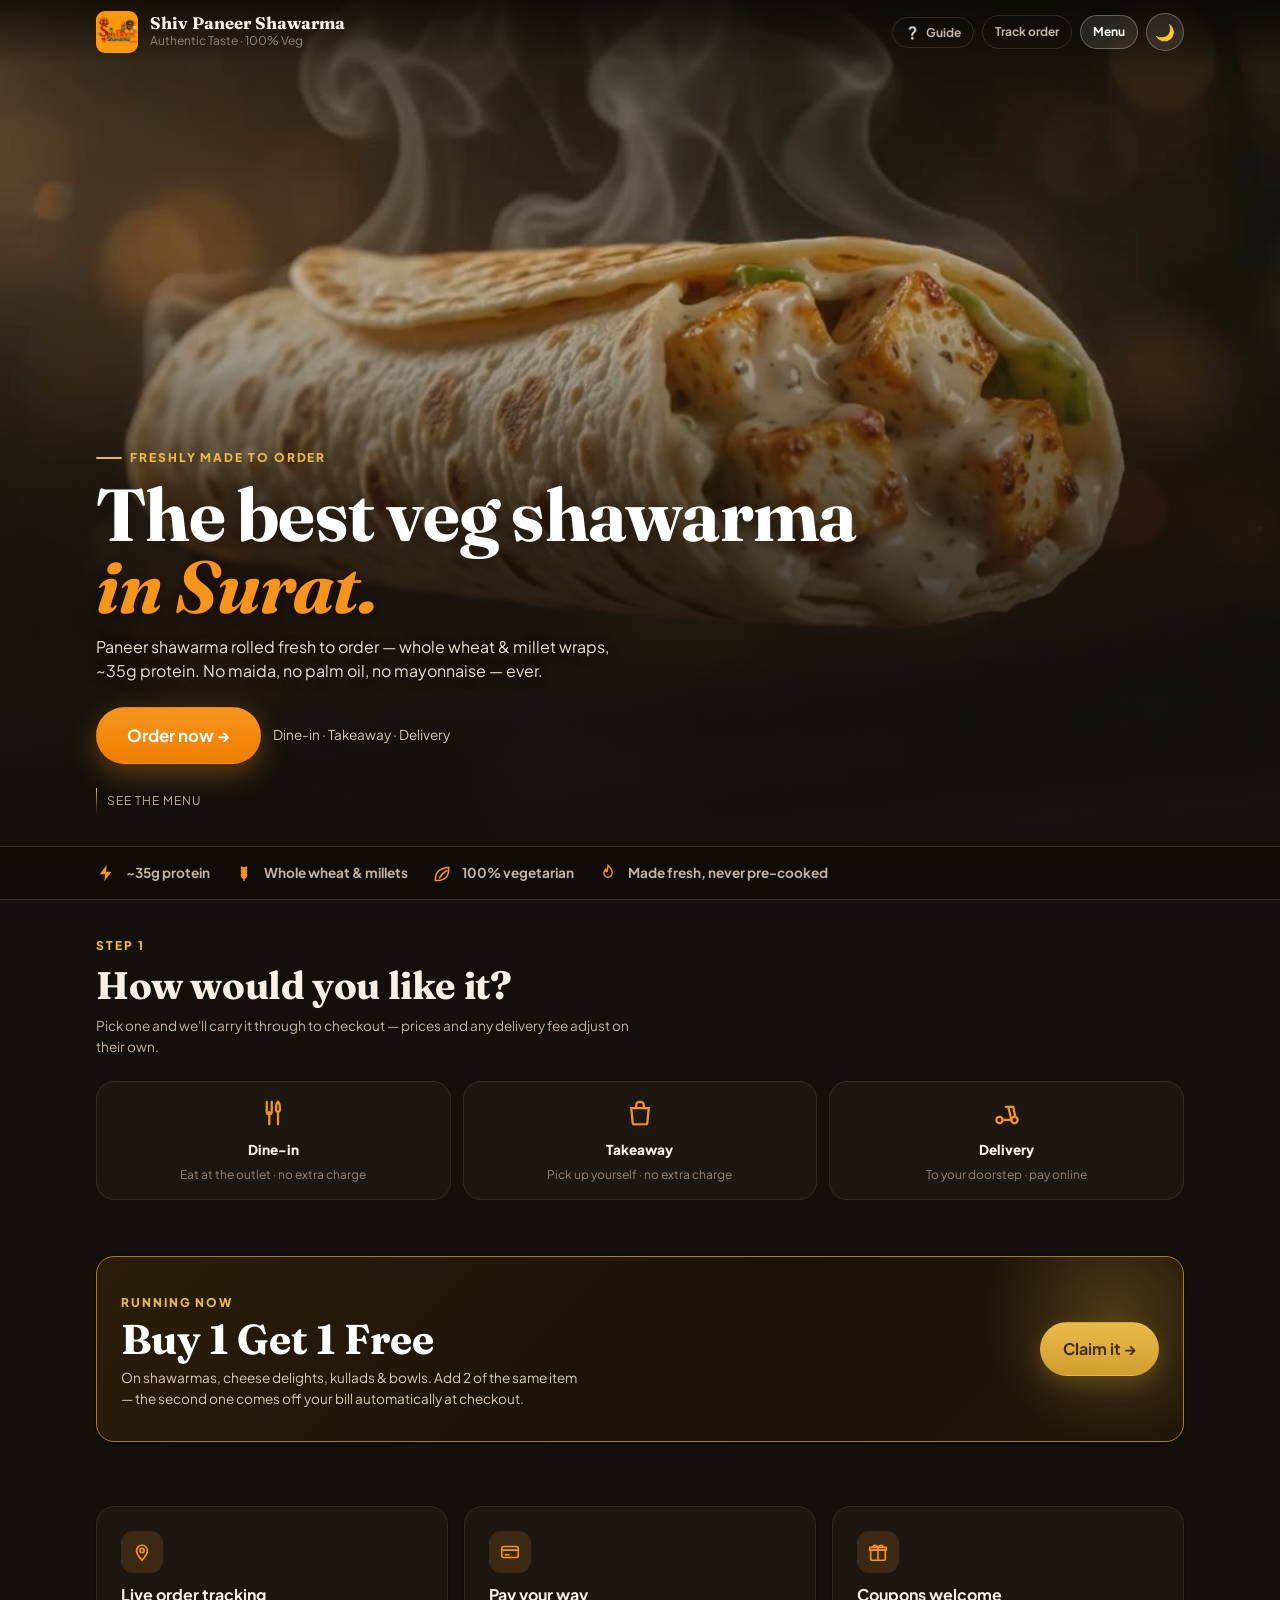
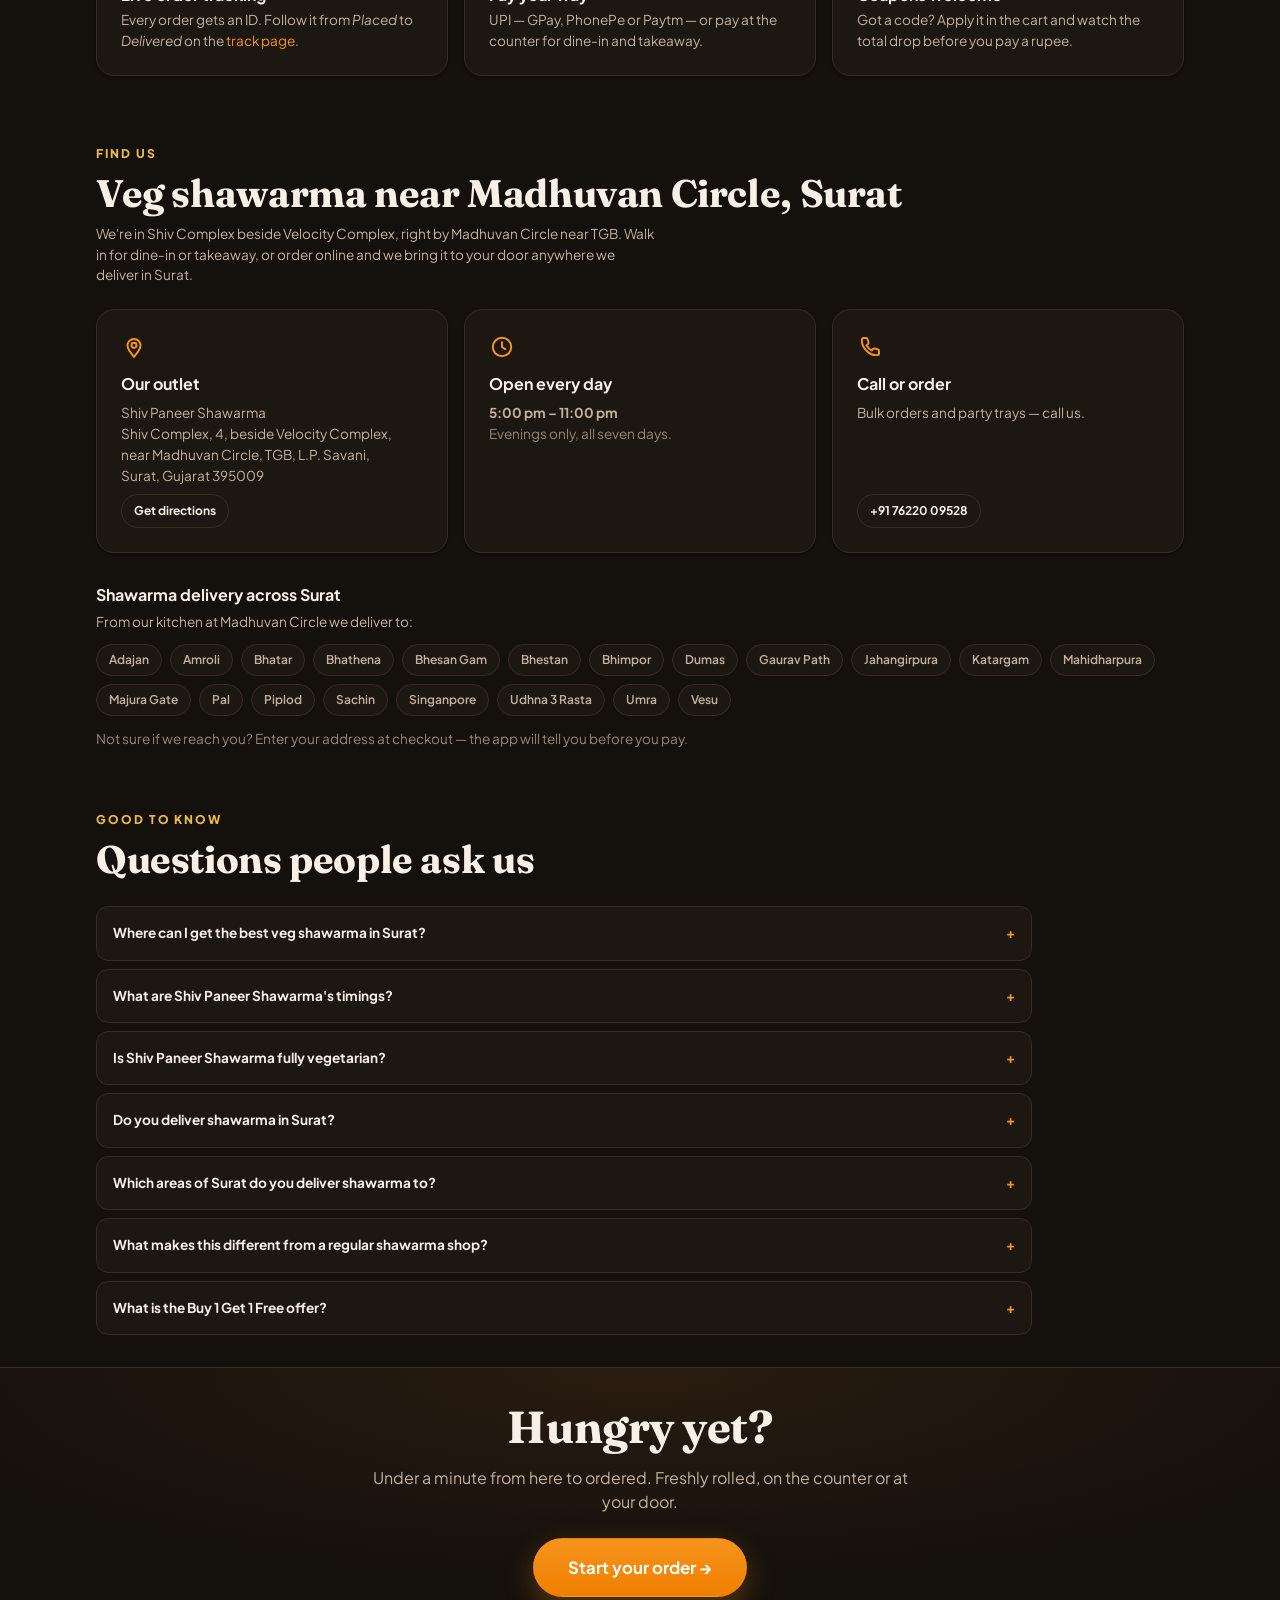
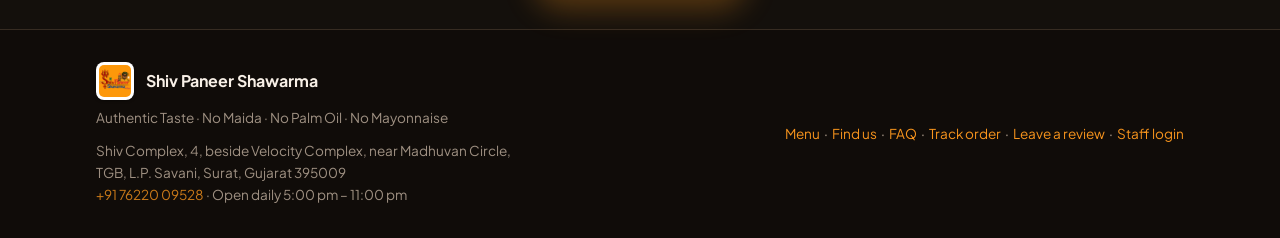
<file: frontend/index.html>
<!doctype html>
<!-- data-theme is the shipped default (dark, the brand look); js/theme.js
     rewrites it from the visitor's saved preference before first paint. -->
<html lang="en-IN" data-theme="dark">
<meta charset="UTF-8" />
<meta name="viewport" content="width=device-width, initial-scale=1.0" />
<!-- ══ SEO ═════════════════════════════════════════════════════════════════
     Target queries: "best shawarma in Surat", "veg shawarma in Surat".
     Those are LOCAL queries — the map pack is decided by the Google Business
     Profile, review count and citations, not by this file. What this file has
     to do is make the city unmissable: Surat in the title, in the H1, in real
     body copy, and in the structured data. Without that Google has no reason
     to file the site under Surat at all. Off-page half: ../SEO-CHECKLIST.md.

     Anything marked TODO(SEO) is a PLACEHOLDER. The address/phone/hours here
     must match the Google Business Profile character-for-character — a
     citation that disagrees with the profile counts against the listing
     instead of for it. -->
<title>Best Veg Shawarma in Surat — Shiv Paneer Shawarma</title>
<meta name="description" content="Looking for the best veg shawarma in Surat? Shiv Paneer Shawarma rolls 100% vegetarian paneer shawarma in whole wheat &amp; millet wraps — ~35g protein, no maida, no palm oil, no mayonnaise. Dine-in, takeaway or delivery across Surat. Buy 1 Get 1 Free running now." />
<link rel="canonical" href="https://shivpaneershawarma.com/" />
<meta name="robots" content="index, follow, max-image-preview:large" />
<meta name="geo.region" content="IN-GJ" />
<meta name="geo.placename" content="Surat" />
<meta name="theme-color" content="#14100c" />
<!-- Icons. /favicon.ico is the file Google's favicon fetcher and every browser
     request by default, so it must exist at the root — a 404 there is why the
     search result showed the generic globe. 48px is Google's minimum. -->
<link rel="icon" href="/favicon.ico" sizes="48x48" />
<link rel="icon" type="image/png" sizes="96x96" href="/assets/img/icon-96.png" />
<link rel="apple-touch-icon" href="/apple-touch-icon.png" />

<!-- Social/WhatsApp preview. Most of this restaurant's sharing happens in
     WhatsApp groups, which reads og:* only. -->
<meta property="og:type" content="website" />
<meta property="og:site_name" content="Shiv Paneer Shawarma" />
<meta property="og:locale" content="en_IN" />
<meta property="og:url" content="https://shivpaneershawarma.com/" />
<meta property="og:title" content="Best Veg Shawarma in Surat — Shiv Paneer Shawarma" />
<meta property="og:description" content="100% veg paneer shawarma in whole wheat &amp; millet wraps. ~35g protein, no maida, no palm oil, no mayonnaise. Dine-in, takeaway or delivery in Surat." />
<meta property="og:image" content="https://shivpaneershawarma.com/assets/img/hero-poster-v2.jpg" />
<meta name="twitter:card" content="summary_large_image" />

<!-- The poster IS the largest-contentful-paint element on mobile (bgvideo.js
     holds the video back until it is safe to load), so it is worth preloading. -->
<link rel="preload" as="image" href="assets/img/hero-poster-v2.jpg" fetchpriority="high" />

<!-- Restaurant structured data. This is what lets Google connect the site to
     the physical outlet and show it for "shawarma near me" / "…in Surat".
     Keep it in the static HTML, never inject it from JS.
     Deliberately NO aggregateRating: self-declared ratings on your own site
     are ignored at best and a manual action at worst. Ratings must come from
     the Google Business Profile.

     TODO(SEO): "sameAs" now holds the Maps listing. Append the Instagram,
     Zomato and Swiggy URLs to that array as those go live. -->
<script type="application/ld+json">
{
  "@context": "https://schema.org",
  "@type": "Restaurant",
  "@id": "https://shivpaneershawarma.com/#restaurant",
  "name": "Shiv Paneer Shawarma",
  "alternateName": "Shiv Paneer Shawarma Surat",
  "description": "Pure-veg shawarma kitchen at Madhuvan Circle, Surat. Paneer shawarma, cheese delights, kullads and bowls in whole wheat and millet wraps — no maida, no palm oil, no mayonnaise.",
  "url": "https://shivpaneershawarma.com/",
  "logo": "https://shivpaneershawarma.com/assets/img/logo.jpeg",
  "image": [
    "https://shivpaneershawarma.com/assets/img/hero-poster-v2.jpg",
    "https://shivpaneershawarma.com/assets/img/logo.jpeg"
  ],
  "servesCuisine": ["Shawarma", "Vegetarian", "Middle Eastern", "Fast Food", "Indian"],
  "priceRange": "₹₹",
  "currenciesAccepted": "INR",
  "paymentAccepted": "UPI, Cash",
  "telephone": "+91-7622009528",
  "address": {
    "@type": "PostalAddress",
    "streetAddress": "Shiv Complex, 4, beside Velocity Complex, near Madhuvan Circle, TGB, L.P. Savani",
    "addressLocality": "Surat",
    "addressRegion": "Gujarat",
    "postalCode": "395009",
    "addressCountry": "IN"
  },
  "geo": {
    "@type": "GeoCoordinates",
    "latitude": 21.1912337,
    "longitude": 72.788374
  },
  "hasMap": "https://maps.app.goo.gl/cdyQocMg91kS9HUCA",
  "openingHoursSpecification": [{
    "@type": "OpeningHoursSpecification",
    "dayOfWeek": ["Monday", "Tuesday", "Wednesday", "Thursday", "Friday", "Saturday", "Sunday"],
    "opens": "17:00",
    "closes": "23:00"
  }],
  "areaServed": [
    { "@type": "City", "name": "Surat", "sameAs": "https://en.wikipedia.org/wiki/Surat" },
    { "@type": "Place", "name": "Adajan" },
    { "@type": "Place", "name": "Amroli" },
    { "@type": "Place", "name": "Bhatar" },
    { "@type": "Place", "name": "Bhathena" },
    { "@type": "Place", "name": "Bhesan Gam" },
    { "@type": "Place", "name": "Bhestan" },
    { "@type": "Place", "name": "Bhimpor" },
    { "@type": "Place", "name": "Dumas" },
    { "@type": "Place", "name": "Gaurav Path" },
    { "@type": "Place", "name": "Jahangirpura" },
    { "@type": "Place", "name": "Katargam" },
    { "@type": "Place", "name": "Madhuvan Circle" },
    { "@type": "Place", "name": "Mahidharpura" },
    { "@type": "Place", "name": "Majura Gate" },
    { "@type": "Place", "name": "Pal" },
    { "@type": "Place", "name": "Piplod" },
    { "@type": "Place", "name": "Sachin" },
    { "@type": "Place", "name": "Singanpore" },
    { "@type": "Place", "name": "Udhna 3 Rasta" },
    { "@type": "Place", "name": "Umra" },
    { "@type": "Place", "name": "Vesu" }
  ],
  "hasMenu": "https://shivpaneershawarma.com/menu.html",
  "menu": "https://shivpaneershawarma.com/menu.html",
  "acceptsReservations": "False",
  "sameAs": ["https://maps.google.com/?cid=13030903932341080586"],
  "potentialAction": {
    "@type": "OrderAction",
    "target": {
      "@type": "EntryPoint",
      "urlTemplate": "https://shivpaneershawarma.com/menu.html",
      "inLanguage": "en-IN",
      "actionPlatform": [
        "http://schema.org/DesktopWebPlatform",
        "http://schema.org/MobileWebPlatform"
      ]
    },
    "deliveryMethod": ["http://purl.org/goodrelations/v1#DeliveryModeOwnFleet"]
  }
}
</script>

<!-- The FAQ answers the query wording itself ("best veg shawarma in Surat"),
     which is what can win the People-Also-Ask slot for those searches. -->
<script type="application/ld+json">
{
  "@context": "https://schema.org",
  "@type": "FAQPage",
  "mainEntity": [{
    "@type": "Question",
    "name": "Where can I get the best veg shawarma in Surat?",
    "acceptedAnswer": {
      "@type": "Answer",
      "text": "Shiv Paneer Shawarma is a 100% vegetarian shawarma kitchen in Surat. Every shawarma is rolled fresh to order in a whole wheat or millet wrap with about 35g of protein, and no maida, palm oil or mayonnaise. Order online for delivery, or walk in for dine-in and takeaway."
    }
  }, {
    "@type": "Question",
    "name": "What are Shiv Paneer Shawarma's timings?",
    "acceptedAnswer": {
      "@type": "Answer",
      "text": "We are open every day from 5:00 pm to 11:00 pm. Evenings only — there is no lunch service. Online ordering follows the same hours."
    }
  }, {
    "@type": "Question",
    "name": "Is Shiv Paneer Shawarma fully vegetarian?",
    "acceptedAnswer": {
      "@type": "Answer",
      "text": "Yes. The kitchen is pure veg — there is no meat, no egg and no separate non-veg counter. Paneer is the protein in every shawarma, bowl and kullad."
    }
  }, {
    "@type": "Question",
    "name": "Do you deliver shawarma in Surat?",
    "acceptedAnswer": {
      "@type": "Answer",
      "text": "Yes. Choose Delivery on the menu page, enter your Surat address and pay by UPI. Dine-in and takeaway orders can also be paid at the counter."
    }
  }, {
    "@type": "Question",
    "name": "Which areas of Surat do you deliver shawarma to?",
    "acceptedAnswer": {
      "@type": "Answer",
      "text": "From our kitchen at Madhuvan Circle we deliver to Adajan, Amroli, Bhatar, Bhathena, Bhesan Gam, Bhestan, Bhimpor, Dumas, Gaurav Path, Jahangirpura, Katargam, Mahidharpura, Majura Gate, Pal, Piplod, Sachin, Singanpore, Udhna 3 Rasta, Umra and Vesu. If you are not sure whether we reach you, enter your address at checkout and the app will tell you before you pay."
    }
  }, {
    "@type": "Question",
    "name": "What makes this different from a regular shawarma shop?",
    "acceptedAnswer": {
      "@type": "Answer",
      "text": "Whole wheat and millet wraps instead of maida, no palm oil, no mayonnaise, and roughly 35g of protein per shawarma. Nothing is pre-cooked and held — each roll is made after you order it."
    }
  }, {
    "@type": "Question",
    "name": "What is the Buy 1 Get 1 Free offer?",
    "acceptedAnswer": {
      "@type": "Answer",
      "text": "Add two of the same shawarma, cheese delight, kullad or bowl and the second one is taken off the bill automatically at checkout. No coupon code needed."
    }
  }]
}
</script>

<link rel="preconnect" href="https://fonts.googleapis.com" />
<link rel="preconnect" href="https://fonts.gstatic.com" crossorigin />
<link href="https://fonts.googleapis.com/css2?family=Fraunces:ital,opsz,wght@0,9..144,600;0,9..144,700;1,9..144,700&family=Plus+Jakarta+Sans:wght@400;600;700;800&display=swap" rel="stylesheet" />

<link rel="stylesheet" href="assets/css/tokens.css" />
<link rel="stylesheet" href="assets/css/base.css" />
<link rel="stylesheet" href="assets/css/components.css" />
<link rel="stylesheet" href="assets/css/tour.css" />
<!-- theme.css re-points the shared tokens at the dark palette; it must come
     after components.css and before the page stylesheet. -->
<link rel="stylesheet" href="assets/css/theme.css" />
<!-- Not deferred on purpose: the saved theme must land on <html> before
     the first paint, or the page flashes the other palette. -->
<script src="js/theme.js"></script>
<link rel="stylesheet" href="assets/css/landing.css" />

<!-- Icon sprite. Inline so the icons cost no extra request and inherit
     currentColor; emoji were being used for these and read as placeholder. -->
<svg width="0" height="0" style="position:absolute" aria-hidden="true" focusable="false">
  <defs>
    <symbol viewBox="0 0 24 24" id="i-bolt"><path d="M13 2 4.5 13.5H11l-1 8.5 8.5-11.5H12z" fill="currentColor"/></symbol>
    <symbol viewBox="0 0 24 24" id="i-wheat" fill="none" stroke="currentColor" stroke-width="1.8" stroke-linecap="round"><path d="M12 21V9"/><path d="M12 9c0-2.2 1.3-4 3-4 0 2.2-1.3 4-3 4Zm0 0c0-2.2-1.3-4-3-4 0 2.2 1.3 4 3 4Zm0 4.5c0-2.2 1.3-4 3-4 0 2.2-1.3 4-3 4Zm0 0c0-2.2-1.3-4-3-4 0 2.2 1.3 4 3 4Zm0 4.5c0-2.2 1.3-4 3-4 0 2.2-1.3 4-3 4Zm0 0c0-2.2-1.3-4-3-4 0 2.2 1.3 4 3 4Z"/></symbol>
    <symbol viewBox="0 0 24 24" id="i-leaf" fill="none" stroke="currentColor" stroke-width="1.8" stroke-linecap="round"><path d="M4 20c0-8 5-14 16-15 1 11-5 16-13 16H4Z"/><path d="M9 18c2-4 5-7 9-9"/></symbol>
    <symbol viewBox="0 0 24 24" id="i-flame" fill="none" stroke="currentColor" stroke-width="1.8" stroke-linecap="round"><path d="M12 3s5 4.2 5 9a5 5 0 0 1-10 0c0-2 1-3.3 2-4.3 0 1.6.8 2.6 2 2.6 0-3 1-5.6 1-7.3Z"/></symbol>
    <symbol viewBox="0 0 24 24" id="i-dine" fill="none" stroke="currentColor" stroke-width="1.8" stroke-linecap="round"><path d="M7 3v8a2 2 0 0 0 4 0V3M9 11v10"/><path d="M16 3c-1.2 1.2-1.6 3-1.6 5.5 0 1.4.6 2.5 1.6 2.5s1.6-1.1 1.6-2.5C17.6 6 17.2 4.2 16 3ZM16 11v10"/></symbol>
    <symbol viewBox="0 0 24 24" id="i-bag" fill="none" stroke="currentColor" stroke-width="1.8" stroke-linecap="round"><path d="M5 8h14l-1.2 12.2a1 1 0 0 1-1 .8H7.2a1 1 0 0 1-1-.8L5 8Z"/><path d="M9 8V5.5A2.5 2.5 0 0 1 11.5 3h1A2.5 2.5 0 0 1 15 5.5V8"/></symbol>
    <symbol viewBox="0 0 24 24" id="i-scooter" fill="none" stroke="currentColor" stroke-width="1.8" stroke-linecap="round"><circle cx="6" cy="17.5" r="2.5"/><circle cx="18" cy="17.5" r="2.5"/><path d="M8.5 17.5h7M15.5 17.5 13 7h-2M13 7h4l1.6 8"/></symbol>
    <symbol viewBox="0 0 24 24" id="i-gift" fill="none" stroke="currentColor" stroke-width="1.8" stroke-linecap="round"><path d="M4 10h16v10a1 1 0 0 1-1 1H5a1 1 0 0 1-1-1V10Z"/><path d="M3 7h18v3H3zM12 7v14"/><path d="M12 7C10.5 4 6 4 7 7M12 7c1.5-3 6-3 5 0"/></symbol>
    <symbol viewBox="0 0 24 24" id="i-pin" fill="none" stroke="currentColor" stroke-width="1.8" stroke-linecap="round"><path d="M12 21c4-4.6 6-7.7 6-10.4A6 6 0 0 0 6 10.6C6 13.3 8 16.4 12 21Z"/><circle cx="12" cy="10.4" r="2.3"/></symbol>
    <symbol viewBox="0 0 24 24" id="i-pay" fill="none" stroke="currentColor" stroke-width="1.8" stroke-linecap="round"><rect x="3" y="6" width="18" height="12" rx="2"/><path d="M3 10h18M7 15h4"/></symbol>
    <symbol viewBox="0 0 24 24" id="i-phone" fill="none" stroke="currentColor" stroke-width="1.8" stroke-linecap="round"><path d="M4.5 5.5c0-1 .8-1.8 1.8-1.8h1.9c.8 0 1.5.5 1.7 1.3l.7 2.4c.2.7 0 1.5-.6 2l-1.2 1a12 12 0 0 0 4.8 4.8l1-1.2c.5-.6 1.3-.8 2-.6l2.4.7c.8.2 1.3.9 1.3 1.7v1.9c0 1-.8 1.8-1.8 1.8h-.7C11.6 19.9 4.5 12.8 4.5 6.2Z"/></symbol>
    <symbol viewBox="0 0 24 24" id="i-clock" fill="none" stroke="currentColor" stroke-width="1.8" stroke-linecap="round"><circle cx="12" cy="12" r="8.5"/><path d="M12 7.5V12l3 2"/></symbol>
  </defs>
</svg>

<header class="site-header" id="siteHeader">
  <div class="container">
    <a class="brand" href="index.html">
      <img src="assets/img/logo.jpeg" alt="Shiv Paneer Shawarma logo" />
      <div>
        <div class="name">Shiv Paneer Shawarma</div>
        <div class="tagline">Authentic Taste · 100% Veg</div>
      </div>
    </a>
    <div class="header-actions">
      <a class="btn btn-ghost btn-sm" href="track.html">Track order</a>
      <a class="btn btn-outline btn-sm" href="menu.html">Menu</a>
      <!-- Dark/light preference. js/theme.js fills this slot on every page. -->
      <div data-theme-toggle></div>
    </div>
  </div>
</header>

<main>
  <!-- Hero: the video IS the hero, not a band above it. On a phone the first
       screen is moving food, the dish name, and one button — nothing else. -->
  <section class="lp-hero">
    <!-- Decorative backdrop. muted + playsinline are both required for mobile
         browsers to autoplay without a tap. The <source> tags are attached by
         bgvideo.js, never in markup, so the file is not downloaded when only
         the poster should show (reduced-motion, Save-Data) — and phones get a
         smaller encode. -->
    <div class="hero-video" aria-hidden="true">
      <video data-bgvideo autoplay muted loop playsinline preload="none"
             poster="assets/img/hero-poster-v2.jpg"
             data-mp4="assets/video/hero-v2.mp4"
             data-mp4-sm="assets/video/hero-v2-sm.mp4"></video>
    </div>
    <div class="lp-hero-body">
      <div class="container">
        <span class="lp-eyebrow">Freshly made to order</span>
        <!-- The H1 carries the target query verbatim ("best veg shawarma in
             Surat"). `em` renders as its own line, so it reads as two lines of
             display type, not as keyword stuffing. -->
        <h1>The best veg shawarma<em>in Surat.</em></h1>
        <p class="lp-lead">Paneer shawarma rolled fresh to order — whole wheat &amp; millet
          wraps, ~35g protein. No maida, no palm oil, no mayonnaise — ever.</p>
        <div class="lp-hero-cta">
          <a class="btn btn-primary" id="heroOrderCta" href="menu.html">Order now →</a>
          <span class="sub">Dine-in · Takeaway · Delivery</span>
        </div>
        <div class="lp-scroll"><span class="line"></span> See the menu</div>
      </div>
    </div>
  </section>

  <!-- The four claims that actually separate this kitchen from the next one. -->
  <section class="lp-strip">
    <div class="container">
      <span class="f"><svg><use href="#i-bolt"/></svg> ~35g protein</span>
      <span class="f"><svg><use href="#i-wheat"/></svg> Whole wheat &amp; millets</span>
      <span class="f"><svg><use href="#i-leaf"/></svg> 100% vegetarian</span>
      <span class="f"><svg><use href="#i-flame"/></svg> Made fresh, never pre-cooked</span>
    </div>
  </section>

  <div class="container" id="closedNoticeWrap" hidden style="padding-top:var(--sp-5);"></div>

  <section class="section">
    <div class="container">
      <div class="lp-head">
        <span class="kicker">Step 1</span>
        <h2>How would you like it?</h2>
        <p>Pick one and we'll carry it through to checkout — prices and any delivery fee adjust on their own.</p>
      </div>
      <div class="ordertypes">
        <a class="ot-card" data-mode="dine_in" href="menu.html">
          <span class="ico"><svg><use href="#i-dine"/></svg></span>
          <span class="t">Dine-in</span>
          <span class="d">Eat at the outlet · no extra charge</span>
        </a>
        <a class="ot-card" data-mode="takeaway" href="menu.html">
          <span class="ico"><svg><use href="#i-bag"/></svg></span>
          <span class="t">Takeaway</span>
          <span class="d">Pick up yourself · no extra charge</span>
        </a>
        <a class="ot-card" data-mode="delivery" href="menu.html">
          <span class="ico"><svg><use href="#i-scooter"/></svg></span>
          <span class="t">Delivery</span>
          <span class="d">To your doorstep · pay online</span>
        </a>
      </div>
    </div>
  </section>

  <!-- Offers. Kept as one loud band instead of the badge-on-every-card noise.
       Filled from /api/promos by js/promos.js: the markup below is the fallback
       shown until that answers (and if it never does), and the whole section
       removes itself when no promo is running. -->
  <section class="section lp-section-tight" data-promo-section>
    <div class="container" data-promos="band">
      <div class="card lp-offer">
        <div class="t">
          <span class="tag">Running now</span>
          <h3>Buy 1 Get 1 Free</h3>
          <p>On shawarmas, cheese delights, kullads &amp; bowls. Add 2 of the same item —
            the second one comes off your bill automatically at checkout.</p>
        </div>
        <a class="btn lp-btn-gold btn-lg" href="menu.html">Claim it →</a>
      </div>
    </div>
  </section>

  <!-- Filled from /api/menu; the whole section removes itself if that fails. -->
  <section class="section" id="picksSection" hidden>
    <div class="container">
      <div class="lp-head">
        <span class="kicker">Most ordered</span>
        <h2>Start with these</h2>
      </div>
      <div class="lp-picks" id="picksGrid"></div>
    </div>
  </section>

  <section class="section">
    <div class="container">
      <div class="lp-info">
        <div class="card">
          <div class="ico"><svg><use href="#i-pin"/></svg></div>
          <h3>Live order tracking</h3>
          <p>Every order gets an ID. Follow it from <em>Placed</em> to <em>Delivered</em> on the
            <a href="track.html" style="color:var(--brand);">track page</a>.</p>
        </div>
        <div class="card">
          <div class="ico"><svg><use href="#i-pay"/></svg></div>
          <h3>Pay your way</h3>
          <p>UPI — GPay, PhonePe or Paytm — or pay at the counter for dine-in and takeaway.</p>
        </div>
        <div class="card">
          <div class="ico"><svg><use href="#i-gift"/></svg></div>
          <h3>Coupons welcome</h3>
          <p>Got a code? Apply it in the cart and watch the total drop before you pay a rupee.</p>
        </div>
      </div>
    </div>
  </section>

  <!-- Local-SEO block. Two jobs: tell a real customer where the shop is, and
       give Google crawlable name-address-phone text that matches the Google
       Business Profile. The values are duplicated in the Restaurant JSON-LD in
       the head — if one changes, change both. -->
  <section class="section" id="visit">
    <div class="container">
      <div class="lp-head">
        <span class="kicker">Find us</span>
        <!-- Madhuvan Circle, not L.P. Savani: it is the landmark people here
             actually search and navigate by. "shawarma near Madhuvan Circle" is
             a far lower-competition query than the city-level one and this shop
             can own it outright. (The GBP street address below still reads
             L.P. Savani — that string must stay verbatim.) -->
        <h2>Veg shawarma near Madhuvan Circle, Surat</h2>
        <p>We're in Shiv Complex beside Velocity Complex, right by Madhuvan Circle near
          TGB. Walk in for dine-in or takeaway, or order online and we bring it to your
          door anywhere we deliver in Surat.</p>
      </div>
      <div class="lp-visit">
        <div class="card">
          <div class="ico"><svg><use href="#i-pin"/></svg></div>
          <h3>Our outlet</h3>
          <!-- Same words, same order as the Google listing (case differs only
               because the listing shouts; NAP matching ignores case). Mirrored
               in the PostalAddress JSON-LD above — change both together. -->
          <address>
            Shiv Paneer Shawarma<br />
            Shiv Complex, 4, beside Velocity Complex,<br />
            near Madhuvan Circle, TGB, L.P. Savani,<br />
            Surat, Gujarat 395009
          </address>
          <a class="btn btn-outline btn-sm" target="_blank" rel="noopener"
             href="https://maps.app.goo.gl/cdyQocMg91kS9HUCA">Get directions</a>
        </div>
        <div class="card">
          <div class="ico"><svg><use href="#i-clock"/></svg></div>
          <h3>Open every day</h3>
          <p><strong>5:00 pm – 11:00 pm</strong><br />
            <span class="muted">Evenings only, all seven days.</span></p>
        </div>
        <div class="card">
          <div class="ico"><svg><use href="#i-phone"/></svg></div>
          <h3>Call or order</h3>
          <p>Bulk orders and party trays — call us.</p>
          <a class="btn btn-outline btn-sm" href="tel:+917622009528">+91 76220 09528</a>
        </div>
      </div>
      <!-- Delivery areas as real crawlable text, one node per area. This is the
           cheapest long-tail traffic on the site: "shawarma delivery Adajan",
           "veg shawarma Vesu" and the like have a fraction of the competition of
           "best shawarma in Surat", and the same list is mirrored into
           `areaServed` in the JSON-LD above. Alphabetical so it stays easy to
           edit without duplicating an entry. -->
      <div class="lp-areas">
        <h3>Shawarma delivery across Surat</h3>
        <p>From our kitchen at Madhuvan Circle we deliver to:</p>
        <ul class="lp-area-list">
          <li>Adajan</li>
          <li>Amroli</li>
          <li>Bhatar</li>
          <li>Bhathena</li>
          <li>Bhesan Gam</li>
          <li>Bhestan</li>
          <li>Bhimpor</li>
          <li>Dumas</li>
          <li>Gaurav Path</li>
          <li>Jahangirpura</li>
          <li>Katargam</li>
          <li>Mahidharpura</li>
          <li>Majura Gate</li>
          <li>Pal</li>
          <li>Piplod</li>
          <li>Sachin</li>
          <li>Singanpore</li>
          <li>Udhna 3 Rasta</li>
          <li>Umra</li>
          <li>Vesu</li>
        </ul>
        <p class="note">Not sure if we reach you? Enter your address at checkout — the app
          will tell you before you pay.</p>
      </div>
    </div>
  </section>

  <!-- Visible copy for the FAQPage JSON-LD in the head. The two must stay in
       sync: rich results are only allowed for FAQ text a visitor can read. -->
  <section class="section lp-section-tight" id="faq">
    <div class="container">
      <div class="lp-head">
        <span class="kicker">Good to know</span>
        <h2>Questions people ask us</h2>
      </div>
      <div class="lp-faq">
        <details>
          <summary>Where can I get the best veg shawarma in Surat?</summary>
          <p>Shiv Paneer Shawarma is a 100% vegetarian shawarma kitchen in Surat. Every
            shawarma is rolled fresh to order in a whole wheat or millet wrap with about
            35g of protein, and no maida, palm oil or mayonnaise. Order online for
            delivery, or walk in for dine-in and takeaway.</p>
        </details>
        <details>
          <summary>What are Shiv Paneer Shawarma's timings?</summary>
          <p>We are open every day from 5:00 pm to 11:00 pm. Evenings only — there is no
            lunch service. Online ordering follows the same hours.</p>
        </details>
        <details>
          <summary>Is Shiv Paneer Shawarma fully vegetarian?</summary>
          <p>Yes. The kitchen is pure veg — there is no meat, no egg and no separate
            non-veg counter. Paneer is the protein in every shawarma, bowl and kullad.</p>
        </details>
        <details>
          <summary>Do you deliver shawarma in Surat?</summary>
          <p>Yes. Choose Delivery on the menu page, enter your Surat address and pay by
            UPI. Dine-in and takeaway orders can also be paid at the counter.</p>
        </details>
        <details>
          <summary>Which areas of Surat do you deliver shawarma to?</summary>
          <p>From our kitchen at Madhuvan Circle we deliver to Adajan, Amroli, Bhatar, Bhathena,
            Bhesan Gam, Bhestan, Bhimpor, Dumas, Gaurav Path, Jahangirpura, Katargam,
            Mahidharpura, Majura Gate, Pal, Piplod, Sachin, Singanpore, Udhna 3 Rasta,
            Umra and Vesu. If you are not sure whether we reach you, enter your address at
            checkout and the app will tell you before you pay.</p>
        </details>
        <details>
          <summary>What makes this different from a regular shawarma shop?</summary>
          <p>Whole wheat and millet wraps instead of maida, no palm oil, no mayonnaise,
            and roughly 35g of protein per shawarma. Nothing is pre-cooked and held —
            each roll is made after you order it.</p>
        </details>
        <!-- One entry per running offer, from /api/promos. The entry below is
             the fallback; it is replaced (or dropped) once promos load. -->
        <div data-promos="faq">
          <details>
            <summary>What is the Buy 1 Get 1 Free offer?</summary>
            <p>Add two of the same shawarma, cheese delight, kullad or bowl and the second
              one is taken off the bill automatically at checkout. No coupon code needed.</p>
          </details>
        </div>
      </div>
    </div>
  </section>

  <section class="section lp-close">
    <div class="container">
      <h2>Hungry yet?</h2>
      <p>Under a minute from here to ordered. Freshly rolled, on the counter or at your door.</p>
      <a class="btn btn-primary btn-lg" id="startOrderCta" href="menu.html">Start your order →</a>
    </div>
  </section>
</main>

<footer class="site-footer">
  <div class="container">
    <div class="row-between wrap">
      <div>
        <!-- var(--ink), not #fff: the footer band is cream on the light theme,
             where white type would disappear. -->
        <div class="brand" style="color:var(--ink);">
          <img src="assets/img/logo.jpeg" alt="" style="height:38px;width:38px;border-radius:8px;" />
          <strong>Shiv Paneer Shawarma</strong>
        </div>
        <p class="text-sm" style="margin-top:8px;opacity:.8;">Authentic Taste · No Maida · No Palm Oil · No Mayonnaise</p>
        <!-- Name-address-phone in the footer on the site's most-linked page.
             Must read identically to the Google Business Profile. -->
        <address class="text-sm" style="margin-top:8px;opacity:.8;font-style:normal;line-height:1.6;">
          Shiv Complex, 4, beside Velocity Complex, near Madhuvan Circle,<br />
          TGB, L.P. Savani, Surat, Gujarat 395009<br />
          <a href="tel:+917622009528">+91 76220 09528</a> · Open daily 5:00 pm – 11:00 pm
        </address>
      </div>
      <div class="text-sm">
        <a href="menu.html">Menu</a> &nbsp;·&nbsp;
        <a href="#visit">Find us</a> &nbsp;·&nbsp;
        <a href="#faq">FAQ</a> &nbsp;·&nbsp;
        <a href="track.html">Track order</a> &nbsp;·&nbsp;
        <a href="review.html">Leave a review</a> &nbsp;·&nbsp;
        <a href="staff/login.html">Staff login</a>
      </div>
    </div>
  </div>
</footer>

<!-- Phones only: one persistent way to order once the hero button is gone. -->
<div class="lp-sticky" id="stickyBar">
  <div class="t" data-promos="line"><b>Buy 1 Get 1 Free</b>on shawarma, kullad &amp; bowls</div>
  <a class="btn btn-primary" id="stickyCta" href="menu.html">Order now →</a>
</div>

<script src="js/bgvideo.js"></script>
<script src="js/config.js"></script>
<script src="js/api.js"></script>
<script src="js/ui.js"></script>
<script src="js/branch.js"></script>
<script src="js/promos.js"></script>
<script src="js/store.js"></script>
<script>
  // Remember the chosen order mode when entering from a landing card.
  document.querySelectorAll(".ot-card").forEach((c) => {
    c.addEventListener("click", () => Store.setMode(c.dataset.mode));
  });

  // The header sits on top of the video with no bar of its own; it only gains a
  // background once there is content behind it that needs separating.
  const header = document.getElementById("siteHeader");
  const onScroll = () => header.classList.toggle("scrolled", window.scrollY > 24);
  addEventListener("scroll", onScroll, { passive: true });
  onScroll();

  // Sticky order bar appears exactly when the hero CTA leaves the screen, so
  // there is never more than one primary button competing at a time.
  const bar = document.getElementById("stickyBar");
  const heroCta = document.getElementById("heroOrderCta");
  if ("IntersectionObserver" in window) {
    new IntersectionObserver(([e]) => bar.classList.toggle("show", !e.isIntersecting))
      .observe(heroCta);
  }

  // Signature picks. Read straight off the live menu so prices can never drift
  // from the menu page, and drop the section entirely rather than show stale or
  // half-loaded content.
  (async () => {
    const money = (n) => "₹" + Math.round(n);
    // Item names/descriptions are owner-entered through the admin, so they are
    // untrusted as far as this template is concerned.
    const esc = (s) => String(s == null ? "" : s).replace(/[&<>"']/g,
      (c) => ({ "&": "&amp;", "<": "&lt;", ">": "&gt;", '"': "&quot;", "'": "&#39;" }[c]));
    try {
      const menu = await API.get("/api/menu");
      const items = (menu.categories || [])
        .flatMap((c) => [...(c.items || []), ...(c.subcategories || []).flatMap((s) => s.items || [])])
        .slice(0, 6);
      if (!items.length) return;
      document.getElementById("picksGrid").innerHTML = items.map((it) => {
        const prices = (it.variants || []).map((v) => v.price).filter((p) => p > 0);
        const from = prices.length ? Math.min(...prices) : it.base_price;
        const many = prices.length > 1;
        return `<a class="lp-pick" href="menu.html">
            <span class="n">
              <span class="nm">${esc(it.name)}<span class="dot" title="Pure veg"></span></span>
              ${it.description ? `<span class="ds">${esc(it.description)}</span>` : ""}
            </span>
            <span class="pr">${many ? "<small>from</small>" : ""}${money(from)}</span>
          </a>`;
      }).join("");
      document.getElementById("picksSection").hidden = false;
    } catch (_) { /* section stays hidden */ }
  })();

  // Reflect the owner's ordering switch on the landing page, so customers learn
  // up-front (not at checkout) when online ordering is paused.
  (async () => {
    let open = true;
    try { open = (await API.get("/api/settings")).ordering_enabled !== false; } catch (_) { /* assume open */ }
    if (open) return;
    const wrap = document.getElementById("closedNoticeWrap");
    if (wrap) {
      wrap.innerHTML = `<div class="notice-banner">🔔 <strong>We're not accepting online orders right now.</strong>
        You're welcome to explore our menu — please check back a little later to place your order.</div>`;
      wrap.hidden = false;
    }
    ["heroOrderCta", "startOrderCta", "stickyCta"].forEach((id) => {
      const b = document.getElementById(id);
      if (b) b.textContent = "Browse the menu →";
    });
  })();
</script>
<script src="js/tour.js"></script>
</file>
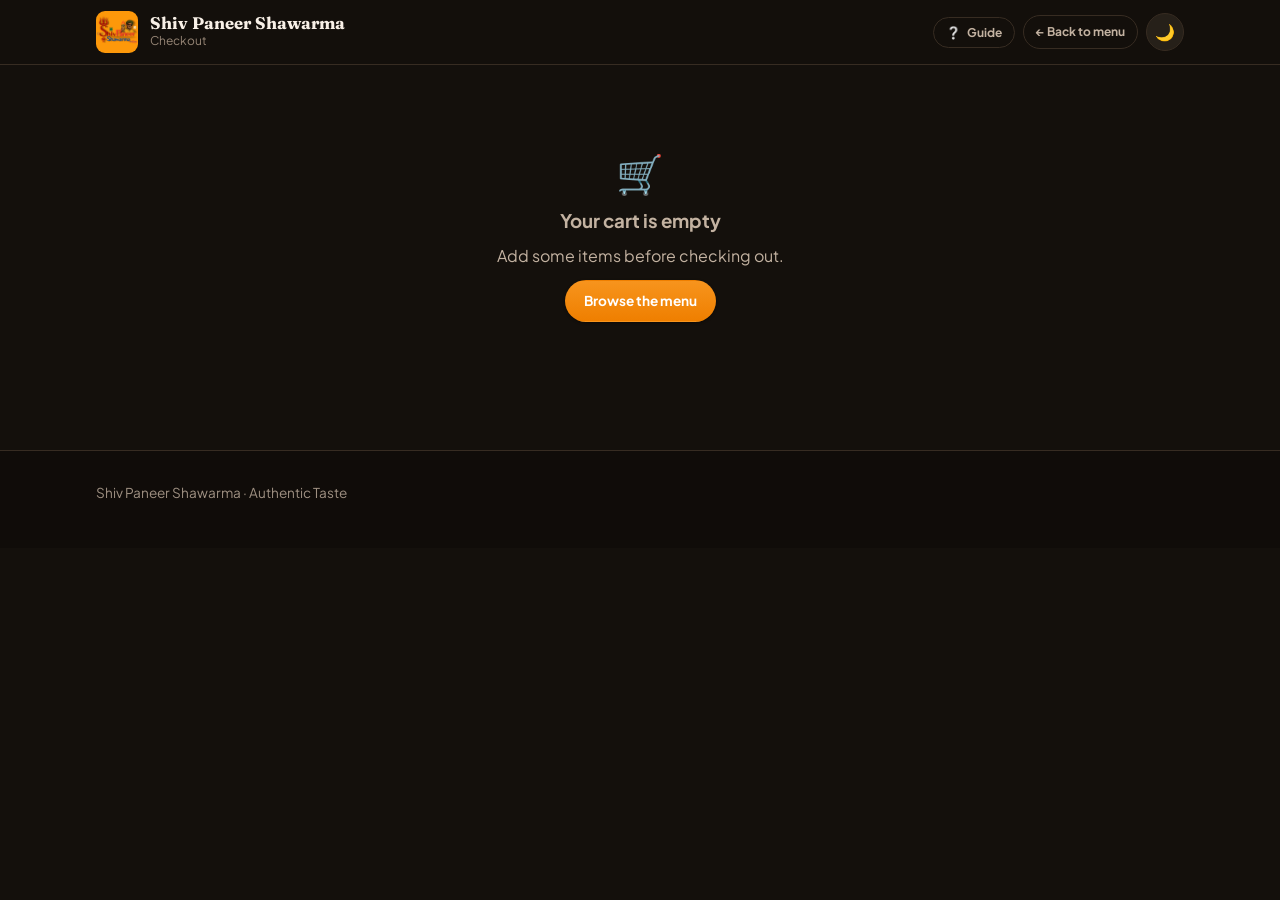
<file: frontend/checkout.html>
<!doctype html>
<!-- data-theme is the shipped default (dark, the brand look); js/theme.js
     rewrites it from the visitor's saved preference before first paint. -->
<html lang="en-IN" data-theme="dark">
<meta charset="UTF-8" />
<meta name="viewport" content="width=device-width, initial-scale=1.0" />
<!-- Transactional page, nothing to rank for: keep it out of the index but let
     the links out of it still be followed. -->
<meta name="robots" content="noindex, follow" />
<title>Checkout — Shiv Paneer Shawarma</title>
<meta name="theme-color" content="#14100c" />
<link rel="icon" href="/favicon.ico" sizes="48x48" />
<link rel="icon" type="image/png" sizes="96x96" href="/assets/img/icon-96.png" />
<link rel="preconnect" href="https://fonts.googleapis.com" />
<link rel="preconnect" href="https://fonts.gstatic.com" crossorigin />
<link href="https://fonts.googleapis.com/css2?family=Fraunces:opsz,wght@9..144,600;9..144,700&family=Plus+Jakarta+Sans:wght@400;600;700;800&display=swap" rel="stylesheet" />
<link rel="stylesheet" href="assets/css/tokens.css" />
<link rel="stylesheet" href="assets/css/base.css" />
<link rel="stylesheet" href="assets/css/components.css" />
<link rel="stylesheet" href="assets/css/theme.css" />
<!-- Not deferred on purpose: the saved theme must land on <html> before
     the first paint, or the page flashes the other palette. -->
<script src="js/theme.js"></script>
<link rel="stylesheet" href="assets/css/menu.css" />
<link rel="stylesheet" href="assets/css/checkout.css" />
<link rel="stylesheet" href="assets/css/scratch.css" />
<link rel="stylesheet" href="assets/css/tour.css" />

<!-- Icon sprite for the order-type segment and the payment options (checkout.js
     references these ids). Inline so they cost no request. -->
<svg width="0" height="0" style="position:absolute" aria-hidden="true" focusable="false">
  <defs>
    <symbol viewBox="0 0 24 24" id="i-dine" fill="none" stroke="currentColor" stroke-width="1.8" stroke-linecap="round"><path d="M7 3v8a2 2 0 0 0 4 0V3M9 11v10"/><path d="M16 3c-1.2 1.2-1.6 3-1.6 5.5 0 1.4.6 2.5 1.6 2.5s1.6-1.1 1.6-2.5C17.6 6 17.2 4.2 16 3ZM16 11v10"/></symbol>
    <symbol viewBox="0 0 24 24" id="i-bag" fill="none" stroke="currentColor" stroke-width="1.8" stroke-linecap="round"><path d="M5 8h14l-1.2 12.2a1 1 0 0 1-1 .8H7.2a1 1 0 0 1-1-.8L5 8Z"/><path d="M9 8V5.5A2.5 2.5 0 0 1 11.5 3h1A2.5 2.5 0 0 1 15 5.5V8"/></symbol>
    <symbol viewBox="0 0 24 24" id="i-scooter" fill="none" stroke="currentColor" stroke-width="1.8" stroke-linecap="round"><circle cx="6" cy="17.5" r="2.5"/><circle cx="18" cy="17.5" r="2.5"/><path d="M8.5 17.5h7M15.5 17.5 13 7h-2M13 7h4l1.6 8"/></symbol>
    <symbol viewBox="0 0 24 24" id="i-cash" fill="none" stroke="currentColor" stroke-width="1.8" stroke-linecap="round"><rect x="2.5" y="6" width="19" height="12" rx="2"/><circle cx="12" cy="12" r="2.6"/><path d="M6 12h.01M18 12h.01"/></symbol>
    <symbol viewBox="0 0 24 24" id="i-phone" fill="none" stroke="currentColor" stroke-width="1.8" stroke-linecap="round"><rect x="6.5" y="2.5" width="11" height="19" rx="2.5"/><path d="M10.5 18.5h3"/></symbol>
  </defs>
</svg>

<header class="site-header">
  <div class="container">
    <a class="brand" href="index.html">
      <img src="assets/img/logo.jpeg" alt="Shiv Paneer Shawarma logo" />
      <div><div class="name">Shiv Paneer Shawarma</div><div class="tagline">Checkout</div></div>
    </a>
    <div class="header-actions"><a class="btn btn-ghost btn-sm" href="menu.html">← Back to menu</a><div data-theme-toggle></div></div>
  </div>
</header>

<main class="section">
  <div class="container">
    <!-- Running offers + their terms, from /api/promos. Sits outside
         #checkoutRoot, which checkout.js re-renders on every quote. -->
    <div data-promos="strip"></div>
    <div id="checkoutRoot">
      <div class="center-load"><div class="spinner"></div><div>Loading your order…</div></div>
    </div>
  </div>
</main>

<footer class="site-footer"><div class="container"><p class="text-sm" style="opacity:.8;">Shiv Paneer Shawarma · Authentic Taste</p></div></footer>

<script src="js/config.js"></script>
<script src="js/api.js"></script>
<script src="js/ui.js"></script>
<script src="js/branch.js"></script>
<script src="js/promos.js"></script>
<script src="js/store.js"></script>
<script src="js/scratch.js"></script>
<script src="js/checkout.js"></script>
<script src="js/tour.js"></script>
</file>
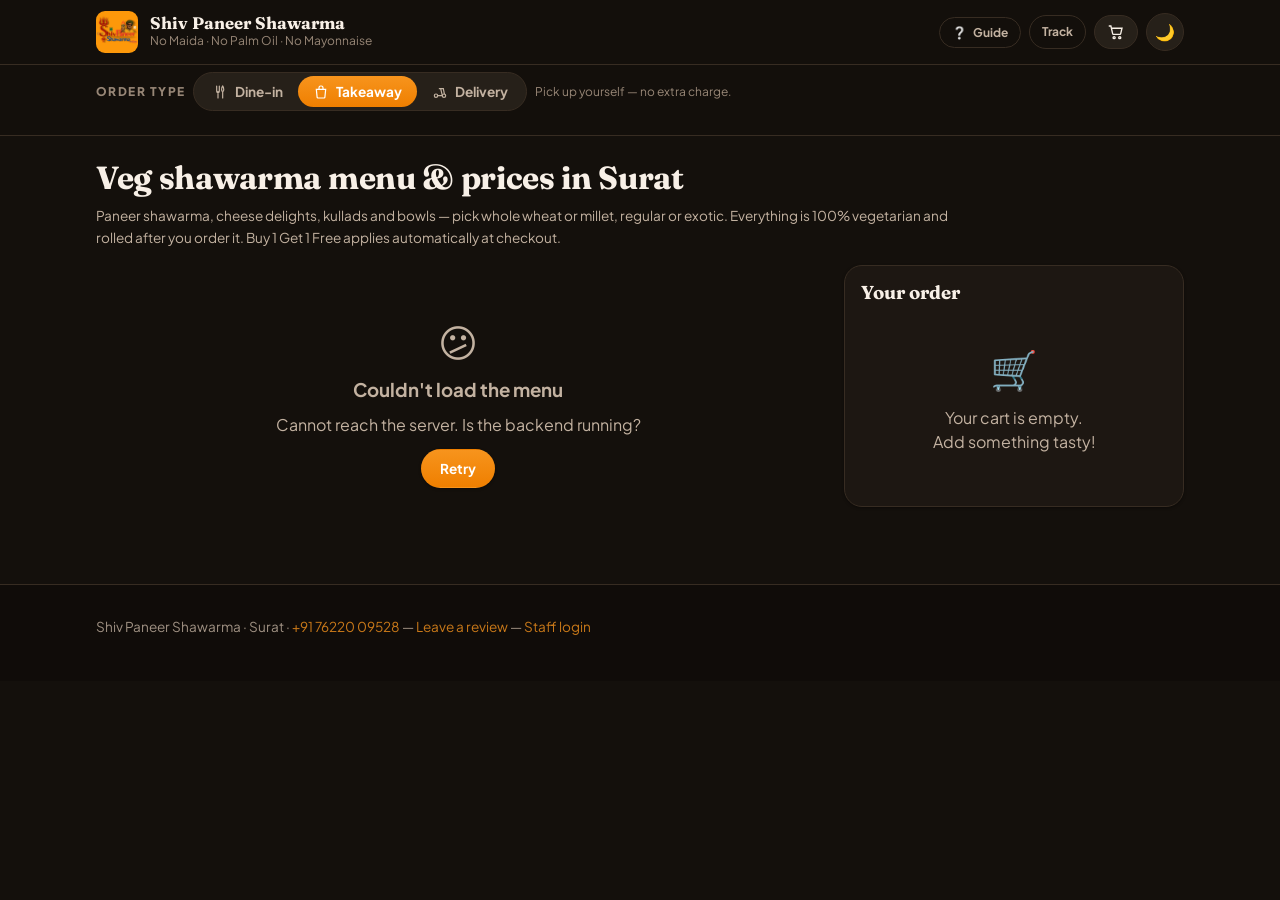
<file: frontend/menu.html>
<!doctype html>
<!-- data-theme is the shipped default (dark, the brand look); js/theme.js
     rewrites it from the visitor's saved preference before first paint. -->
<html lang="en-IN" data-theme="dark">
<meta charset="UTF-8" />
<meta name="viewport" content="width=device-width, initial-scale=1.0" />
<!-- Second-most-important page for the "veg shawarma Surat" queries: people
     search for prices. The item list itself is rendered from /api/menu by JS,
     so this head is the only crawlable description of what is on it — keep the
     city and the dish names in it. See ../SEO-CHECKLIST.md. -->
<title>Veg Shawarma Menu &amp; Prices in Surat — Shiv Paneer Shawarma</title>
<meta name="description" content="Full menu and prices: paneer shawarma, cheese delights, kullads and bowls — whole wheat or millet, regular or exotic. 100% veg, Buy 1 Get 1 Free. Order for delivery, takeaway or dine-in in Surat." />
<link rel="canonical" href="https://shivpaneershawarma.com/menu.html" />
<meta name="robots" content="index, follow, max-image-preview:large" />
<meta name="theme-color" content="#14100c" />
<link rel="icon" href="/favicon.ico" sizes="48x48" />
<link rel="icon" type="image/png" sizes="96x96" href="/assets/img/icon-96.png" />

<meta property="og:type" content="website" />
<meta property="og:site_name" content="Shiv Paneer Shawarma" />
<meta property="og:locale" content="en_IN" />
<meta property="og:url" content="https://shivpaneershawarma.com/menu.html" />
<meta property="og:title" content="Veg Shawarma Menu &amp; Prices in Surat — Shiv Paneer Shawarma" />
<meta property="og:description" content="Paneer shawarma, cheese delights, kullads and bowls. 100% veg, whole wheat &amp; millet wraps, Buy 1 Get 1 Free." />
<meta property="og:image" content="https://shivpaneershawarma.com/assets/img/hero-poster-v2.jpg" />
<meta name="twitter:card" content="summary_large_image" />

<script type="application/ld+json">
{
  "@context": "https://schema.org",
  "@type": "Menu",
  "name": "Shiv Paneer Shawarma menu",
  "url": "https://shivpaneershawarma.com/menu.html",
  "inLanguage": "en-IN",
  "hasMenuSection": [
    { "@type": "MenuSection", "name": "Shawarma" },
    { "@type": "MenuSection", "name": "Cheese Delights" },
    { "@type": "MenuSection", "name": "Kullad" },
    { "@type": "MenuSection", "name": "Bowl" }
  ],
  "inMenuOfRestaurant": { "@id": "https://shivpaneershawarma.com/#restaurant" }
}
</script>

<link rel="preconnect" href="https://fonts.googleapis.com" />
<link rel="preconnect" href="https://fonts.gstatic.com" crossorigin />
<link href="https://fonts.googleapis.com/css2?family=Fraunces:opsz,wght@9..144,600;9..144,700&family=Plus+Jakarta+Sans:wght@400;600;700;800&display=swap" rel="stylesheet" />

<link rel="stylesheet" href="assets/css/tokens.css" />
<link rel="stylesheet" href="assets/css/base.css" />
<link rel="stylesheet" href="assets/css/components.css" />
<link rel="stylesheet" href="assets/css/tour.css" />
<!-- theme.css re-points the shared tokens at the dark palette; after
     components.css, before the page stylesheet. -->
<link rel="stylesheet" href="assets/css/theme.css" />
<!-- Not deferred on purpose: the saved theme must land on <html> before
     the first paint, or the page flashes the other palette. -->
<script src="js/theme.js"></script>
<link rel="stylesheet" href="assets/css/menu.css" />

<!-- Icon sprite. Inline so the icons cost no request and inherit currentColor. -->
<svg width="0" height="0" style="position:absolute" aria-hidden="true" focusable="false">
  <defs>
    <symbol viewBox="0 0 24 24" id="i-dine" fill="none" stroke="currentColor" stroke-width="1.8" stroke-linecap="round"><path d="M7 3v8a2 2 0 0 0 4 0V3M9 11v10"/><path d="M16 3c-1.2 1.2-1.6 3-1.6 5.5 0 1.4.6 2.5 1.6 2.5s1.6-1.1 1.6-2.5C17.6 6 17.2 4.2 16 3ZM16 11v10"/></symbol>
    <symbol viewBox="0 0 24 24" id="i-bag" fill="none" stroke="currentColor" stroke-width="1.8" stroke-linecap="round"><path d="M5 8h14l-1.2 12.2a1 1 0 0 1-1 .8H7.2a1 1 0 0 1-1-.8L5 8Z"/><path d="M9 8V5.5A2.5 2.5 0 0 1 11.5 3h1A2.5 2.5 0 0 1 15 5.5V8"/></symbol>
    <symbol viewBox="0 0 24 24" id="i-scooter" fill="none" stroke="currentColor" stroke-width="1.8" stroke-linecap="round"><circle cx="6" cy="17.5" r="2.5"/><circle cx="18" cy="17.5" r="2.5"/><path d="M8.5 17.5h7M15.5 17.5 13 7h-2M13 7h4l1.6 8"/></symbol>
    <symbol viewBox="0 0 24 24" id="i-cart" fill="none" stroke="currentColor" stroke-width="1.8" stroke-linecap="round"><path d="M3 4h2.2l2.4 10.4a1 1 0 0 0 1 .8h8.6a1 1 0 0 0 1-.75L20 7H6"/><circle cx="9.5" cy="19.5" r="1.4"/><circle cx="17" cy="19.5" r="1.4"/></symbol>
  </defs>
</svg>

<header class="site-header">
  <div class="container">
    <a class="brand" href="index.html">
      <img src="assets/img/logo.jpeg" alt="Shiv Paneer Shawarma logo" />
      <div>
        <div class="name">Shiv Paneer Shawarma</div>
        <div class="tagline">No Maida · No Palm Oil · No Mayonnaise</div>
      </div>
    </a>
    <div class="header-actions">
      <a class="btn btn-ghost btn-sm" href="track.html">Track</a>
      <button class="btn btn-outline btn-sm cart-pill" id="headerCart" aria-label="Cart">
        <svg width="18" height="18"><use href="#i-cart"/></svg>
        <span class="count hidden" id="headerCartCount">0</span>
      </button>
      <div data-theme-toggle></div>
    </div>
  </div>
</header>

<!-- Second sticky row: order type + category jump chips. -->
<div class="menu-bar">
  <div class="container">
    <div class="order-mode">
      <span class="lbl">Order type</span>
      <div class="seg" id="modeSeg">
        <button data-mode="dine_in"><svg><use href="#i-dine"/></svg> Dine-in</button>
        <button data-mode="takeaway"><svg><use href="#i-bag"/></svg> Takeaway</button>
        <button data-mode="delivery"><svg><use href="#i-scooter"/></svg> Delivery</button>
      </div>
      <span class="hint" id="modeHint"></span>
    </div>
    <div class="chips" id="catChips"></div>
  </div>
</div>

<main>
  <div class="container">
    <!-- The item cards are rendered from /api/menu by menu.js, so without this
         the page would ship with no heading and no prose for a crawler at all. -->
    <div class="menu-intro">
      <h1>Veg shawarma menu &amp; prices in Surat</h1>
      <p>Paneer shawarma, cheese delights, kullads and bowls — pick whole wheat or millet,
        regular or exotic. Everything is 100% vegetarian and rolled after you order it.
        <span data-promos="line">Buy 1 Get 1 Free applies automatically at checkout.</span></p>
    </div>

    <!-- Running offers with their terms, from /api/promos. Empty markup on
         purpose: nothing is claimed here until the live promos say so. -->
    <div data-promos="strip"></div>

    <div class="menu-layout">
      <div id="menuContent">
        <div class="center-load"><div class="spinner"></div><div>Loading the menu…</div></div>
      </div>

      <aside class="cart-panel desktop card" id="cartPanel">
        <div class="card-pad">
          <div class="cart-title"><h3 style="margin:0;">Your order</h3><button class="btn btn-sm btn-danger hidden" id="clearCart">Clear</button></div>
          <div id="cartBody"></div>
        </div>
      </aside>
    </div>
  </div>
</main>

<!-- Mobile sticky cart bar -->
<div class="cart-bar" id="cartBar">
  <div><div class="cb-count" id="cbCount">0 items</div><div class="text-sm" style="opacity:.9;">Tap to view cart</div></div>
  <div class="cb-total" id="cbTotal">₹0</div>
</div>

<footer class="site-footer">
  <div class="container">
    <!-- Same phone as index.html and the Business Profile — one number, everywhere. -->
    <p class="text-sm" style="opacity:.8;">Shiv Paneer Shawarma · Surat ·
      <a href="tel:+917622009528">+91 76220 09528</a> — <a href="review.html">Leave a review</a>
      — <a href="staff/login.html">Staff login</a></p>
  </div>
</footer>

<script src="js/config.js"></script>
<script src="js/api.js"></script>
<script src="js/ui.js"></script>
<script src="js/branch.js"></script>
<script src="js/promos.js"></script>
<script src="js/store.js"></script>
<script src="js/menu.js"></script>
<script src="js/tour.js"></script>
</file>
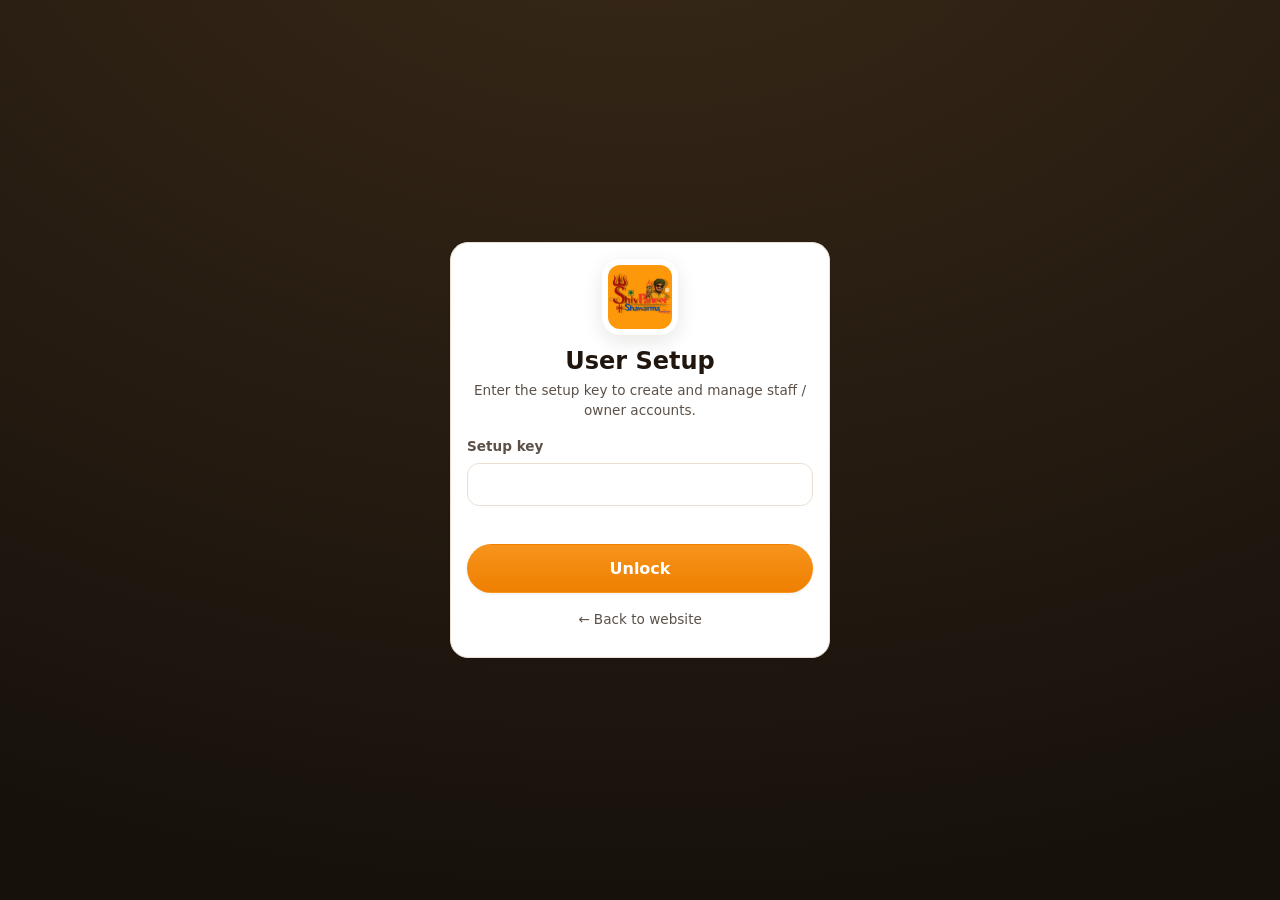
<file: frontend/provision.html>
<!doctype html>
<html lang="en-IN">
<meta charset="UTF-8" />
<meta name="viewport" content="width=device-width, initial-scale=1.0" />
<meta name="robots" content="noindex, nofollow" />
<title>User Setup — Shiv Paneer Shawarma</title>
<link rel="icon" href="/favicon.ico" sizes="48x48" />
<link rel="icon" type="image/png" sizes="96x96" href="/assets/img/icon-96.png" />
<link rel="stylesheet" href="assets/css/tokens.css" />
<link rel="stylesheet" href="assets/css/base.css" />
<link rel="stylesheet" href="assets/css/components.css" />
<link rel="stylesheet" href="assets/css/staff.css" />
<body class="staff-body">

<!-- Gate: enter the setup key -->
<div class="login-wrap" id="gate">
  <div class="card login-card">
    <div class="card-pad">
      <img class="logo" src="assets/img/logo.jpeg" alt="Shiv Paneer Shawarma" />
      <h2 class="text-center" style="margin-bottom:4px;">User Setup</h2>
      <p class="text-center text-muted text-sm" style="margin-bottom:var(--sp-4);">
        Enter the setup key to create and manage staff / owner accounts.</p>
      <form id="gateForm">
        <div class="field"><label>Setup key</label>
          <input class="input" id="setupKey" type="password" autocomplete="off" required /></div>
        <div id="gateErr" class="text-sm" style="color:var(--err);min-height:18px;margin-bottom:8px;"></div>
        <button class="btn btn-primary btn-block btn-lg" id="gateBtn" type="submit">Unlock</button>
      </form>
      <p class="text-center text-sm text-muted" style="margin-top:var(--sp-4);"><a href="index.html">← Back to website</a></p>
    </div>
  </div>
</div>

<!-- App: create + manage users -->
<div id="app" class="hidden">
  <header class="staff-header">
    <div class="container">
      <a class="brand" href="provision.html">
        <img src="assets/img/logo.jpeg" alt="logo" style="height:34px;width:34px;border-radius:8px;background:#fff;padding:2px;" />
        <div class="name">Shiv Paneer Shawarma</div>
      </a>
      <nav class="nav"><span style="color:#d7ccc0;padding:8px 14px;">User Setup</span></nav>
      <div class="who">
        <span class="text-sm" style="opacity:.8;">Setup mode</span>
        <button class="btn btn-ghost btn-sm" id="lockBtn" style="border-color:rgba(255,255,255,.4);">Lock</button>
      </div>
    </div>
  </header>

  <main><div class="container" style="max-width:960px;">
    <div class="card step-card" style="margin-top:var(--sp-5);"><div class="card-pad">
      <h2 style="margin-top:0;">Create a user</h2>
      <div class="input-row">
        <div class="field grow"><label>Name</label><input class="input" id="cName" placeholder="Full name" /></div>
        <div class="field grow"><label>Email</label><input class="input" id="cEmail" type="email" placeholder="name@shivpaneer.com" /></div>
      </div>
      <div class="input-row">
        <div class="field grow"><label>Password</label>
          <div class="input-row">
            <input class="input" id="cPass" type="text" placeholder="min 6 characters" />
            <button class="btn btn-outline" id="cGen" type="button" title="Generate">🎲</button>
          </div>
        </div>
        <div class="field" style="min-width:150px;"><label>Role</label>
          <select class="select" id="cRole"><option value="staff">Staff</option><option value="owner">Owner</option></select></div>
      </div>
      <button class="btn btn-primary btn-lg" id="createBtn">＋ Create user</button>
    </div></div>

    <div class="card step-card"><div class="card-pad">
      <div class="row-between"><h2 style="margin:0;">Existing users</h2><button class="btn btn-outline btn-sm" id="refreshBtn">↻ Refresh</button></div>
      <div id="usersTable" style="margin-top:var(--sp-3);"></div>
    </div></div>
  </div></main>
</div>

<script src="js/config.js"></script>
<script src="js/api.js"></script>
<script src="js/ui.js"></script>
<script src="js/provision.js"></script>
</file>
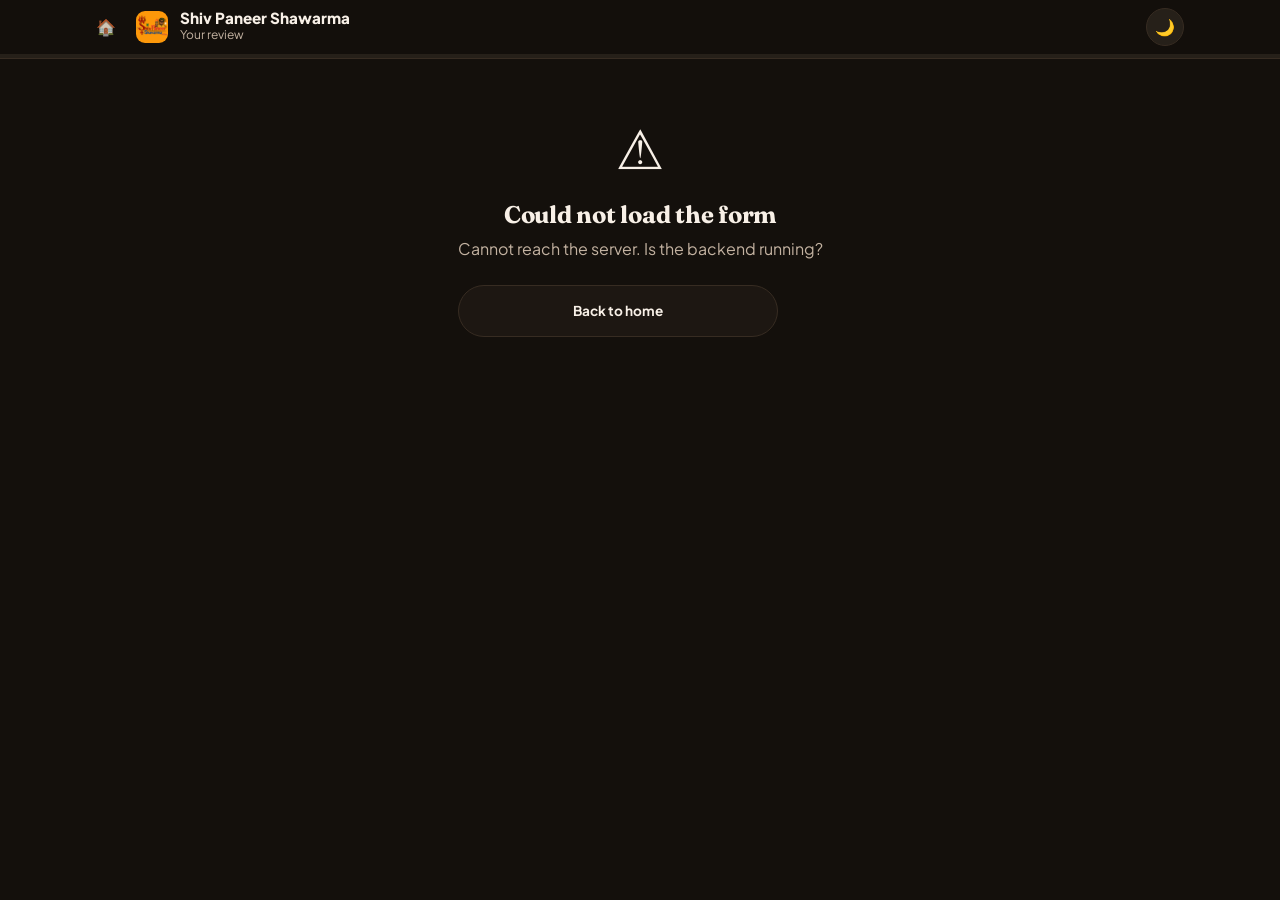
<file: frontend/review.html>
<!doctype html>
<!-- data-theme is the shipped default (dark, the brand look); js/theme.js
     rewrites it from the visitor's saved preference before first paint. -->
<html lang="en-IN" data-theme="dark">
<meta charset="UTF-8" />
<!-- viewport-fit=cover so the bottom bar can pay attention to the home-indicator
     inset on notched phones (see env(safe-area-inset-bottom) in review.css). -->
<meta name="viewport" content="width=device-width, initial-scale=1.0, viewport-fit=cover" />
<!-- Transactional page: nothing to rank for, but the links out of it (menu,
     home) should still be followed. -->
<meta name="robots" content="noindex, follow" />
<title>Leave a review — Shiv Paneer Shawarma</title>
<meta name="theme-color" content="#14100c" />
<link rel="icon" href="/favicon.ico" sizes="48x48" />
<link rel="icon" type="image/png" sizes="96x96" href="/assets/img/icon-96.png" />
<link rel="preconnect" href="https://fonts.googleapis.com" />
<link rel="preconnect" href="https://fonts.gstatic.com" crossorigin />
<link href="https://fonts.googleapis.com/css2?family=Fraunces:opsz,wght@9..144,600;9..144,700&family=Plus+Jakarta+Sans:wght@400;600;700;800&display=swap" rel="stylesheet" />
<link rel="stylesheet" href="assets/css/tokens.css" />
<link rel="stylesheet" href="assets/css/base.css" />
<link rel="stylesheet" href="assets/css/components.css" />
<link rel="stylesheet" href="assets/css/theme.css" />
<!-- Not deferred on purpose: the saved theme must land on <html> before
     the first paint, or the page flashes the other palette. -->
<script src="js/theme.js"></script>
<link rel="stylesheet" href="assets/css/review.css" />
<body class="rv-body">

<div class="rv-shell">
  <header class="rv-top">
    <div class="container">
      <!-- Two ways out, because this page is usually opened cold from a QR code
           or a link in a message: there is often no history to go back to, and
           without either of these the review is a dead end. -->
      <a class="rv-exit" href="index.html" id="rvHome" aria-label="Back to Shiv Paneer Shawarma" title="Back to the site">
        <span aria-hidden="true">🏠</span>
      </a>
      <a class="rv-brand" href="index.html" aria-label="Shiv Paneer Shawarma home">
        <img src="assets/img/logo.jpeg" alt="Shiv Paneer Shawarma logo" />
        <div>
          <div class="rv-shop">Shiv Paneer Shawarma</div>
          <div class="text-sm text-muted" style="font-size:var(--fs-xs);">Your review</div>
        </div>
      </a>
      <div class="rv-step-count" id="stepCount"></div>
      <div data-theme-toggle></div>
    </div>
    <div class="rv-progress"><span id="progressBar"></span></div>
  </header>

  <main class="rv-stage">
    <div class="container" id="rvRoot">
      <div class="center-load"><div class="spinner"></div><div>Loading…</div></div>
    </div>
  </main>

  <!-- Rendered only while there are questions on screen; kept out of the DOM on
       the thank-you / closed states so nothing floats over them. -->
  <div id="rvBar"></div>
</div>

<script src="js/config.js"></script>
<script src="js/api.js"></script>
<script src="js/ui.js"></script>
<script src="js/review.js"></script>
</file>
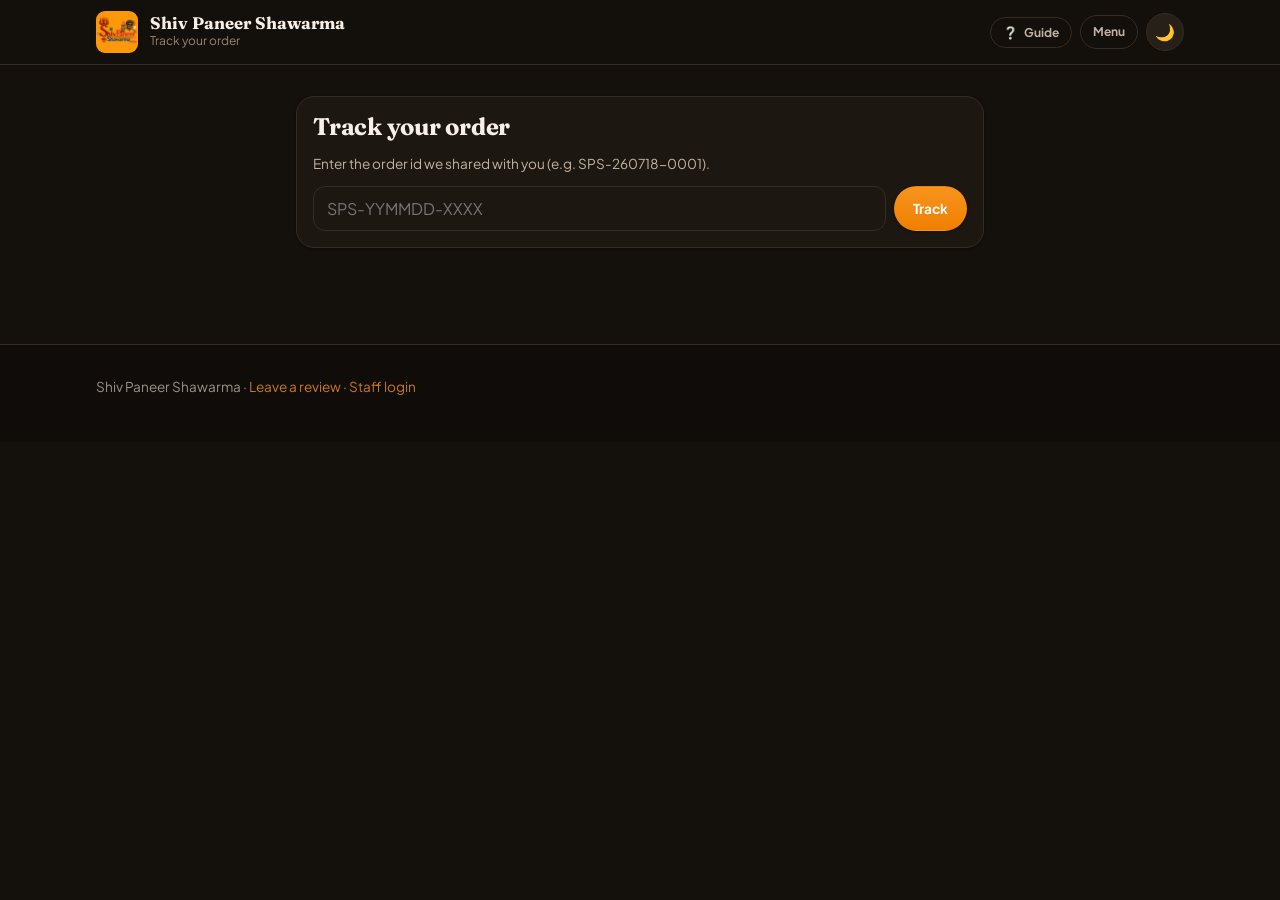
<file: frontend/track.html>
<!doctype html>
<!-- data-theme is the shipped default (dark, the brand look); js/theme.js
     rewrites it from the visitor's saved preference before first paint. -->
<html lang="en-IN" data-theme="dark">
<meta charset="UTF-8" />
<meta name="viewport" content="width=device-width, initial-scale=1.0" />
<!-- Transactional page, nothing to rank for: keep it out of the index but let
     the links out of it still be followed. -->
<meta name="robots" content="noindex, follow" />
<title>Track your order — Shiv Paneer Shawarma</title>
<meta name="theme-color" content="#14100c" />
<link rel="icon" href="/favicon.ico" sizes="48x48" />
<link rel="icon" type="image/png" sizes="96x96" href="/assets/img/icon-96.png" />
<link rel="preconnect" href="https://fonts.googleapis.com" />
<link rel="preconnect" href="https://fonts.gstatic.com" crossorigin />
<link href="https://fonts.googleapis.com/css2?family=Fraunces:opsz,wght@9..144,600;9..144,700&family=Plus+Jakarta+Sans:wght@400;600;700;800&display=swap" rel="stylesheet" />
<link rel="stylesheet" href="assets/css/tokens.css" />
<link rel="stylesheet" href="assets/css/base.css" />
<link rel="stylesheet" href="assets/css/components.css" />
<link rel="stylesheet" href="assets/css/theme.css" />
<!-- Not deferred on purpose: the saved theme must land on <html> before
     the first paint, or the page flashes the other palette. -->
<script src="js/theme.js"></script>
<link rel="stylesheet" href="assets/css/menu.css" />
<link rel="stylesheet" href="assets/css/checkout.css" />
<link rel="stylesheet" href="assets/css/tour.css" />

<header class="site-header">
  <div class="container">
    <a class="brand" href="index.html">
      <img src="assets/img/logo.jpeg" alt="Shiv Paneer Shawarma logo" />
      <div><div class="name">Shiv Paneer Shawarma</div><div class="tagline">Track your order</div></div>
    </a>
    <div class="header-actions"><a class="btn btn-ghost btn-sm" href="menu.html">Menu</a><div data-theme-toggle></div></div>
  </div>
</header>

<main class="section">
  <div class="container" style="max-width:720px;">
    <div class="card step-card"><div class="card-pad">
      <h2 style="margin-top:0;">Track your order</h2>
      <p class="text-muted text-sm">Enter the order id we shared with you (e.g. SPS-260718-0001).</p>
      <div class="input-row">
        <input class="input" id="orderIdInput" placeholder="SPS-YYMMDD-XXXX" style="text-transform:uppercase;" />
        <button class="btn btn-primary" id="trackBtn">Track</button>
      </div>
    </div></div>
    <div id="trackResult"></div>

    <!-- Running offers, from /api/promos — the next order is usually placed
         from this page, so the current offer belongs here too. -->
    <div data-promos="strip" style="margin-top:var(--sp-4);"></div>
  </div>
</main>

<footer class="site-footer"><div class="container"><p class="text-sm" style="opacity:.8;">Shiv Paneer Shawarma ·
  <a href="review.html">Leave a review</a> · <a href="staff/login.html">Staff login</a></p></div></footer>

<script src="js/config.js"></script>
<script src="js/api.js"></script>
<script src="js/promos.js"></script>
<script src="js/ui.js"></script>
<script src="js/track.js"></script>
<script src="js/tour.js"></script>
</file>
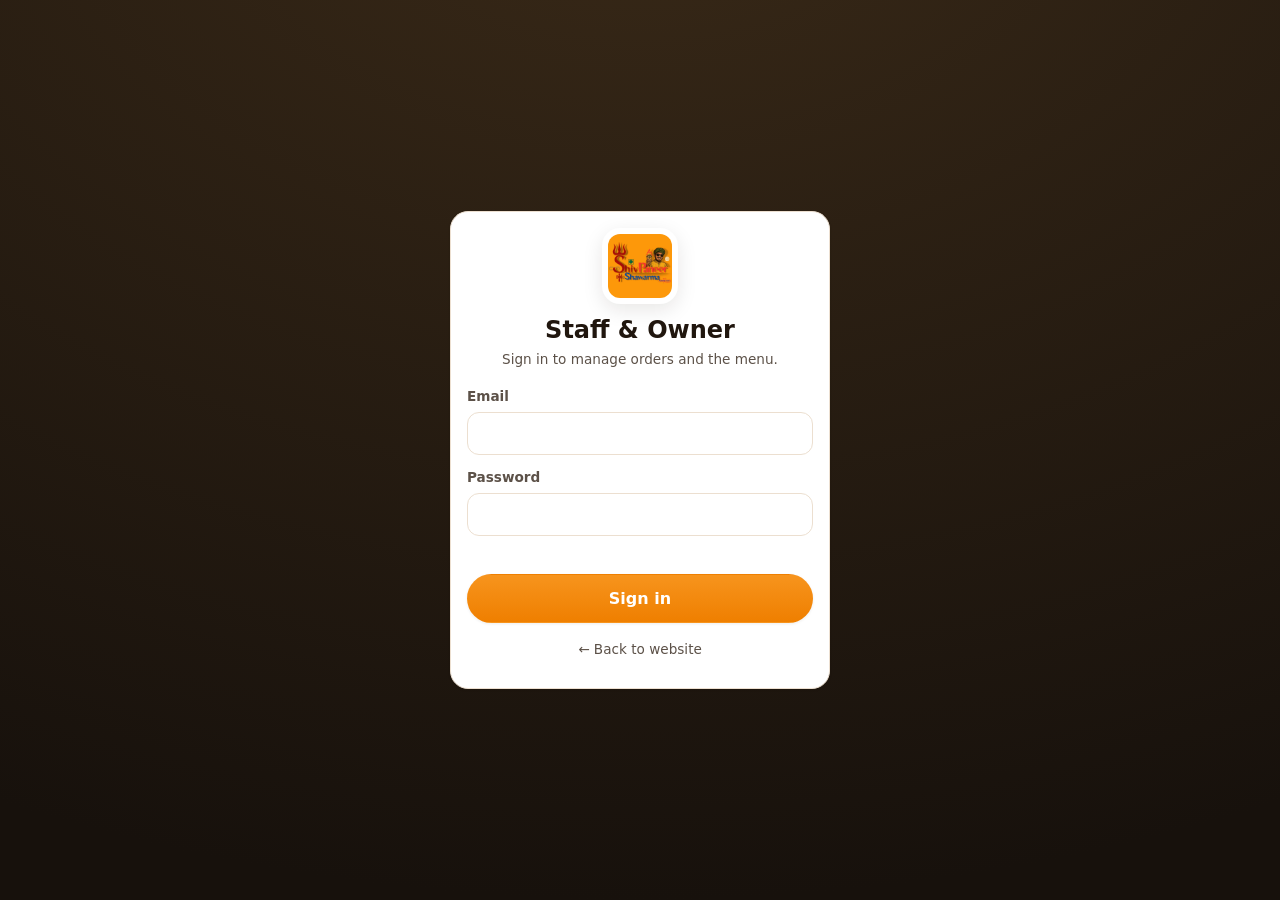
<file: frontend/staff/login.html>
<!doctype html>
<html lang="en-IN">
<meta charset="UTF-8" />
<meta name="viewport" content="width=device-width, initial-scale=1.0" />
<meta name="robots" content="noindex, nofollow" />
<title>Staff Login — Shiv Paneer Shawarma</title>
<link rel="icon" href="/favicon.ico" sizes="48x48" />
<link rel="icon" type="image/png" sizes="96x96" href="/assets/img/icon-96.png" />
<link rel="stylesheet" href="../assets/css/tokens.css" />
<link rel="stylesheet" href="../assets/css/base.css" />
<link rel="stylesheet" href="../assets/css/components.css" />
<link rel="stylesheet" href="../assets/css/staff.css" />

<div class="login-wrap">
  <div class="card login-card">
    <div class="card-pad">
      <img class="logo" src="../assets/img/logo.jpeg" alt="Shiv Paneer Shawarma" />
      <h2 class="text-center" style="margin-bottom:4px;">Staff &amp; Owner</h2>
      <p class="text-center text-muted text-sm" style="margin-bottom:var(--sp-4);">Sign in to manage orders and the menu.</p>
      <form id="loginForm">
        <div class="field"><label>Email</label><input class="input" id="email" type="email" autocomplete="username" required /></div>
        <div class="field"><label>Password</label><input class="input" id="password" type="password" autocomplete="current-password" required /></div>
        <div id="loginErr" class="text-sm" style="color:var(--err);min-height:18px;margin-bottom:8px;"></div>
        <button class="btn btn-primary btn-block btn-lg" id="loginBtn" type="submit">Sign in</button>
      </form>
      <p class="text-center text-sm text-muted" style="margin-top:var(--sp-4);"><a href="../index.html">← Back to website</a></p>
    </div>
  </div>
</div>

<script src="../js/config.js"></script>
<script src="../js/api.js"></script>
<script src="../js/staff/auth.js"></script>
<script>
  document.addEventListener("DOMContentLoaded", () => {
    Auth.redirectIfAuthed("orders.html");
    const form = document.getElementById("loginForm");
    form.addEventListener("submit", async (e) => {
      e.preventDefault();
      const btn = document.getElementById("loginBtn");
      const err = document.getElementById("loginErr");
      err.textContent = ""; btn.disabled = true; btn.textContent = "Signing in…";
      try {
        await Auth.login(document.getElementById("email").value.trim(), document.getElementById("password").value);
        location.href = "orders.html";
      } catch (ex) {
        err.textContent = ex.message || "Login failed";
        btn.disabled = false; btn.textContent = "Sign in";
      }
    });
  });
</script>
</file>
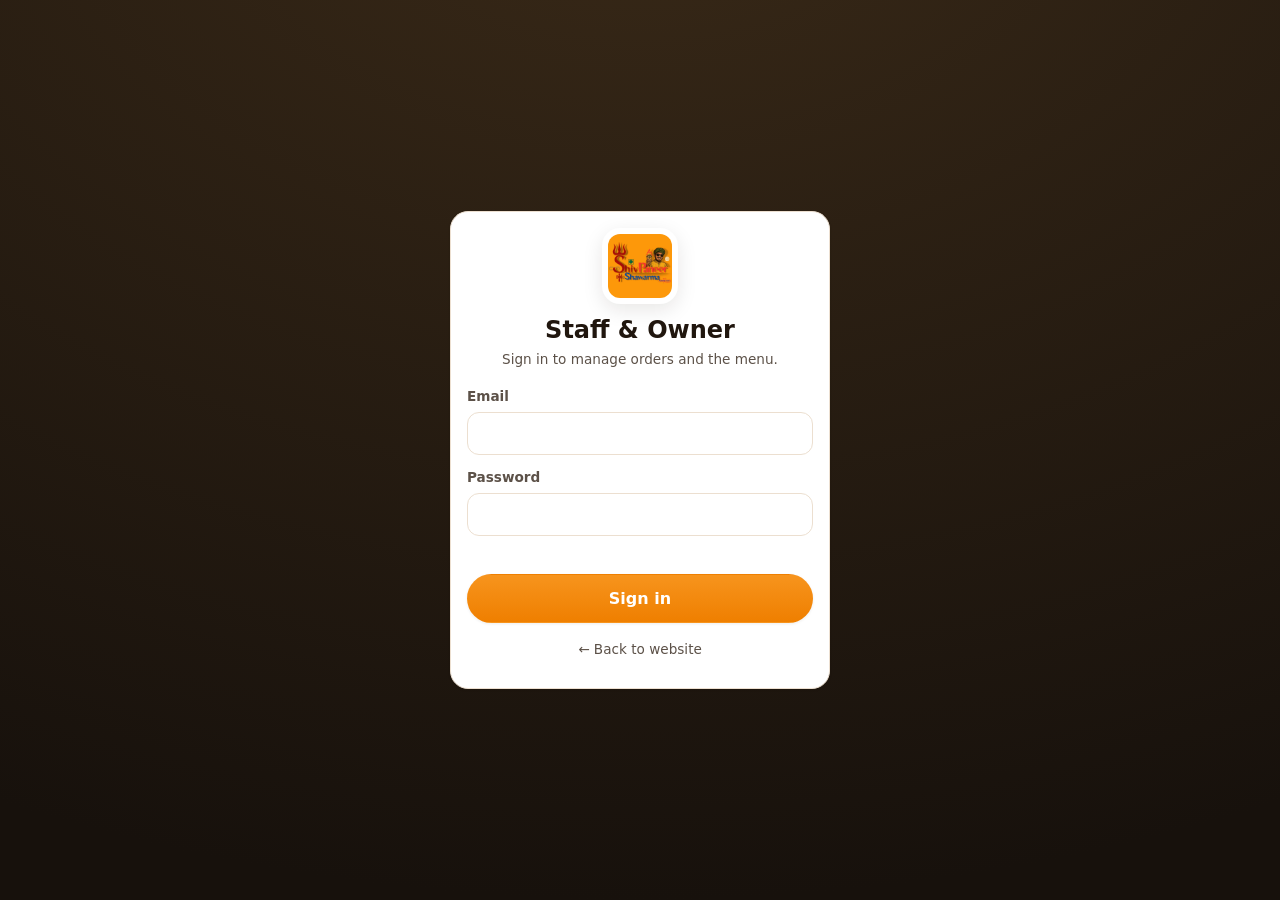
<file: frontend/staff/order-edits.html>
<!doctype html>
<html lang="en-IN">
<meta charset="UTF-8" />
<meta name="viewport" content="width=device-width, initial-scale=1.0" />
<meta name="robots" content="noindex, nofollow" />
<title>Edit log — Shiv Paneer Shawarma Staff</title>
<link rel="icon" href="/favicon.ico" sizes="48x48" />
<link rel="icon" type="image/png" sizes="96x96" href="/assets/img/icon-96.png" />
<link rel="stylesheet" href="../assets/css/tokens.css" />
<link rel="stylesheet" href="../assets/css/base.css" />
<link rel="stylesheet" href="../assets/css/components.css" />
<link rel="stylesheet" href="../assets/css/staff.css" />
<body class="staff-body">

<header class="staff-header">
  <div class="container">
    <a class="brand" href="orders.html">
      <img src="../assets/img/logo.jpeg" alt="logo" style="height:34px;width:34px;border-radius:8px;background:#fff;padding:2px;" />
      <div class="name">Shiv Paneer Shawarma</div>
    </a>
    <nav class="nav">
      <a href="orders.html">Orders</a>
      <a href="new-order.html">New order</a>
      <a href="customers.html">Customers</a>
      <a href="reviews.html">Reviews</a>
      <a href="order-edits.html" class="active">Edit log</a>
      <a href="menu-admin.html">Menu &amp; Offers</a>
    </nav>
    <div class="who">
      <span id="whoami"></span>
      <button class="btn btn-ghost btn-sm" id="logoutBtn" style="border-color:rgba(255,255,255,.4);">Logout</button>
    </div>
  </div>
</header>

<main>
  <div class="container">
    <div class="board-toolbar">
      <strong>Edit log</strong>
      <div class="date-field">
        <label for="dateFilter" title="Show the changes made on this date">📅 <input type="date" id="dateFilter" /></label>
        <button class="btn btn-ghost btn-sm" id="todayBtn">Today</button>
        <button class="btn btn-ghost btn-sm" id="allDatesBtn">All dates</button>
      </div>
      <button class="btn btn-outline btn-sm" id="refreshBtn">↻ Refresh</button>
      <span class="text-sm text-muted" id="lastUpdated"></span>
      <span class="spacer"></span>
      <label class="text-sm" title="Only the changes that moved the bill">
        <input type="checkbox" id="moneyOnly" /> Money changes only
      </label>
    </div>
    <p class="text-sm text-muted" style="margin:0 0 var(--sp-3);">
      Every change made to an order after it was placed — what moved, who moved it,
      and when in IST. Nothing here can be edited or removed.
    </p>
    <div id="editLog"><div class="center-load"><div class="spinner"></div><div>Loading the log…</div></div></div>
  </div>
</main>

<script src="../js/config.js"></script>
<script src="../js/api.js"></script>
<script src="../js/ui.js"></script>
<script src="../js/staff/auth.js"></script>
<script src="../js/staff/branch.js"></script>
<script src="../js/staff/order-edits.js"></script>
</file>
<file: frontend/assets/css/tokens.css>
/* Design tokens: colours, spacing, typography, radius, shadows.
   The palette is drawn from the Shiv Paneer Shawarma logo (saffron/orange,
   deep charcoal, temple-red accents). Light UI with a dark hero band. */
:root {
  /* Brand */
  --brand: #F7941D;          /* saffron/orange from logo */
  --brand-600: #ef7f00;
  --brand-700: #d96f00;
  --brand-soft: #fff2e2;
  --accent-red: #E23A2E;     /* "Paneer" red */
  --accent-blue: #1f6fd6;    /* "Shawarma" blue */
  --veg: #1a8f3c;

  /* Surfaces */
  --bg: #fff7ef;
  --surface: #ffffff;
  --surface-2: #fbf3ea;
  --ink: #20160e;
  --ink-2: #5c5148;
  --ink-3: #8a7f75;
  --line: #ecdfd0;
  --dark: #17110c;
  --dark-2: #241a12;

  /* Themed surfaces the customer pages share.
     These are the *light* values; theme.css re-points every one of them for the
     dark palette (see the switching note at the top of that file). A sticky bar,
     a tinted full-width band or an offer panel is written once against these,
     never against a literal colour, or it only works in one theme. */
  --gold: #9a6b12;                    /* "premium/offer" accent, readable on cream */
  --gold-dim: #d9b25f;
  --bar: rgba(255, 247, 239, .93);    /* sticky glass bars (header, menu, review) */
  --band: #fff1e2;                    /* full-width tinted band (footer, strips) */
  --band-top: #ffe6c9;                /* glow at the top of the closing band */
  /* Text/wash pairs for the states. The wash stays the same tint in both
     palettes; only the text on it has to flip, because a shade readable on
     cream is invisible on charcoal and vice versa. */
  --brand-ink: var(--brand-700);      /* brand-coloured text on --brand-soft */
  --star: #e8a33d;
  --err-ink: #a5261a;
  --err-soft: rgba(211, 59, 44, .10);
  --warn-ink: #8a5300;
  --warn-soft: rgba(201, 138, 0, .12);
  --ok-ink: #0f7a32;
  --ok-soft: rgba(26, 143, 60, .12);
  --offer-bg: linear-gradient(135deg, #fff3dd 0%, #ffe8c4 55%, #fff2da 100%);
  --offer-ink: #2a1c08;
  --offer-body: #6a533a;
  --offer-fine: #8b755c;

  /* Feedback */
  --ok: #1a8f3c;
  --warn: #c98a00;
  --err: #d33b2c;
  --info: #1f6fd6;

  /* Typography */
  --font: "Segoe UI", system-ui, -apple-system, Roboto, "Helvetica Neue", Arial, sans-serif;
  --fs-xs: 0.75rem;
  --fs-sm: 0.85rem;
  --fs-md: 1rem;
  --fs-lg: 1.2rem;
  --fs-xl: 1.6rem;
  --fs-2xl: 2.2rem;

  /* Spacing */
  --sp-1: 4px;
  --sp-2: 8px;
  --sp-3: 12px;
  --sp-4: 16px;
  --sp-5: 24px;
  --sp-6: 32px;
  --sp-7: 48px;

  /* Radius + shadow */
  --r-sm: 8px;
  --r-md: 12px;
  --r-lg: 18px;
  --r-pill: 999px;
  --shadow-sm: 0 1px 3px rgba(30, 20, 10, 0.08);
  --shadow-md: 0 6px 20px rgba(30, 20, 10, 0.10);
  --shadow-lg: 0 18px 46px rgba(30, 20, 10, 0.18);

  --container: 1120px;
  --header-h: 64px;
}
</file>
<file: frontend/assets/css/base.css>
/* Reset + base elements + layout primitives + header/footer. */
*, *::before, *::after { box-sizing: border-box; }
html { -webkit-text-size-adjust: 100%; scroll-behavior: smooth; }
body {
  margin: 0;
  font-family: var(--font);
  color: var(--ink);
  background: var(--bg);
  line-height: 1.5;
  font-size: var(--fs-md);
  -webkit-font-smoothing: antialiased;
}
h1, h2, h3, h4 { margin: 0 0 var(--sp-3); line-height: 1.2; font-weight: 800; }
p { margin: 0 0 var(--sp-3); }
a { color: inherit; text-decoration: none; }
img { max-width: 100%; display: block; }
button { font-family: inherit; cursor: pointer; }
ul { margin: 0; padding: 0; list-style: none; }

.container { width: 100%; max-width: var(--container); margin: 0 auto; padding: 0 var(--sp-4); }
.section { padding: var(--sp-6) 0; }
.hidden { display: none !important; }
.text-muted { color: var(--ink-2); }
.text-sm { font-size: var(--fs-sm); }
.text-center { text-align: center; }
.stack > * + * { margin-top: var(--sp-3); }
.row { display: flex; gap: var(--sp-3); }
.row-between { display: flex; align-items: center; justify-content: space-between; gap: var(--sp-3); }
.wrap { flex-wrap: wrap; }
.grow { flex: 1; }

/* Header */
.site-header {
  position: sticky; top: 0; z-index: 40;
  background: linear-gradient(100deg, var(--brand) 0%, var(--brand-600) 60%, var(--brand-700) 100%);
  color: #fff;
  box-shadow: var(--shadow-sm);
}
.site-header .container {
  min-height: var(--header-h);
  display: flex; align-items: center; gap: var(--sp-3);
}
.brand { display: flex; align-items: center; gap: var(--sp-3); min-width: 0; }
.brand img { height: 42px; width: 42px; border-radius: 10px; background: #fff; padding: 3px; object-fit: contain; box-shadow: var(--shadow-sm); }
.brand .name { font-weight: 800; font-size: 1.05rem; line-height: 1.1; }
.brand .tagline { font-size: var(--fs-xs); opacity: 0.9; }
.header-actions { margin-left: auto; display: flex; align-items: center; gap: var(--sp-2); }

/* Footer */
.site-footer { background: var(--dark); color: #d9cfc4; margin-top: var(--sp-7); }
.site-footer .container { padding-top: var(--sp-6); padding-bottom: var(--sp-6); }
.site-footer a { color: var(--brand); }

/* Utility badges near brand */
.brand-flags { display: flex; gap: 6px; flex-wrap: wrap; }
.brand-flags span { font-size: var(--fs-xs); background: rgba(255,255,255,0.18); padding: 2px 8px; border-radius: var(--r-pill); }

@media (max-width: 600px) {
  .brand .tagline, .brand-flags { display: none; }
  .brand .name { font-size: 0.95rem; }
}
</file>
<file: frontend/assets/css/components.css>
/* Reusable components: buttons, chips, badges, cards, inputs, modal, toast, spinner. */

/* Buttons */
.btn {
  display: inline-flex; align-items: center; justify-content: center; gap: 8px;
  border: 1px solid transparent; border-radius: var(--r-pill);
  padding: 10px 18px; font-weight: 700; font-size: var(--fs-sm);
  transition: transform .05s ease, box-shadow .15s ease, background .15s ease;
  background: var(--surface-2); color: var(--ink);
}
.btn:active { transform: translateY(1px); }
.btn:disabled { opacity: .55; cursor: not-allowed; }
.btn-primary {
  background: linear-gradient(180deg, var(--brand) 0%, var(--brand-600) 100%);
  color: #fff; box-shadow: var(--shadow-sm);
}
.btn-primary:hover:not(:disabled) { box-shadow: var(--shadow-md); }
.btn-dark { background: var(--dark); color: #fff; }
.btn-ghost { background: transparent; border-color: rgba(255,255,255,.55); color: #fff; }
.btn-outline { background: var(--surface); border-color: var(--line); color: var(--ink); }
.btn-danger { background: #fdecea; color: var(--err); }
.btn-block { width: 100%; }
.btn-lg { padding: 14px 22px; font-size: var(--fs-md); }
.btn-sm { padding: 7px 12px; font-size: var(--fs-xs); }

/* Chips / tabs */
.chips { display: flex; gap: var(--sp-2); overflow-x: auto; padding: var(--sp-1) 2px var(--sp-3); scrollbar-width: thin; }
.chip {
  flex: 0 0 auto; display: inline-flex; align-items: center; gap: 6px;
  border: 1px solid var(--line); background: var(--surface); color: var(--ink-2);
  border-radius: var(--r-pill); padding: 8px 16px; font-weight: 700; font-size: var(--fs-sm);
  white-space: nowrap; transition: all .12s ease;
}
.chip:hover { border-color: var(--brand); color: var(--ink); }
.chip.active { background: linear-gradient(180deg, var(--brand) 0%, var(--brand-600) 100%); color: #fff; border-color: transparent; box-shadow: var(--shadow-sm); }
.chip .tag { font-size: 0.62rem; font-weight: 800; background: var(--brand-700); color: #fff; padding: 1px 6px; border-radius: var(--r-pill); }
.chip.active .tag { background: rgba(0,0,0,.22); }

/* Segmented control (order type). Shared by the menu bar and checkout step 1 —
   it used to be scoped under .order-mode, so on checkout the buttons fell back
   to the UA's white-on-black default and looked like a different app. */
.seg { display: inline-flex; background: var(--surface-2); border: 1px solid var(--line); border-radius: var(--r-pill); padding: 3px; }
.seg button { border: none; background: transparent; padding: 7px 15px; border-radius: var(--r-pill); font-weight: 700; font-size: var(--fs-sm); color: var(--ink-2); display: inline-flex; align-items: center; gap: 7px; white-space: nowrap; }
.seg button svg { width: 16px; height: 16px; }
.seg button.active { background: linear-gradient(180deg, var(--brand) 0%, var(--brand-600) 100%); color: #fff; }
/* Phones: three nowrap labels side by side have a min-content width of ~337px,
   which is wider than a 320px screen. Left inline-flex it cannot shrink, and
   because a 1fr grid column is min-width:auto that width propagated all the way
   up and widened the page itself. Full width with flexible buttons instead. */
@media (max-width: 640px) {
  .seg { display: flex; width: 100%; }
  .seg button { flex: 1 1 0; min-width: 0; justify-content: center; padding: 8px 6px; }
}
/* Smallest phones still in use (iPhone SE, 320px): the icons are decoration and
   the labels are the information. */
@media (max-width: 360px) {
  .seg button { font-size: var(--fs-xs); }
  .seg button svg { display: none; }
}

/* Badges */
.badge { display: inline-flex; align-items: center; gap: 5px; font-size: var(--fs-xs); font-weight: 800; padding: 3px 9px; border-radius: var(--r-pill); }
.badge-offer { background: linear-gradient(90deg, var(--brand), var(--brand-700)); color: #fff; }
.badge-veg { border: 1px solid var(--veg); color: var(--veg); }
.badge-soft { background: var(--brand-soft); color: var(--brand-700); }
.badge-status { background: var(--surface-2); color: var(--ink-2); border: 1px solid var(--line); text-transform: capitalize; }
.dot { width: 10px; height: 10px; border-radius: 3px; border: 2px solid var(--veg); display: inline-block; position: relative; }
.dot::after { content: ""; position: absolute; inset: 1px; border-radius: 50%; background: var(--veg); }

/* Cards */
.card { background: var(--surface); border: 1px solid var(--line); border-radius: var(--r-lg); box-shadow: var(--shadow-sm); overflow: hidden; }
.card-pad { padding: var(--sp-4); }

/* Inputs */
.field { display: block; margin-bottom: var(--sp-3); }
.field > label { display: block; font-size: var(--fs-sm); font-weight: 700; margin-bottom: 6px; color: var(--ink-2); }
.input, .select, textarea.input {
  width: 100%; padding: 11px 13px; border: 1px solid var(--line); border-radius: var(--r-md);
  background: var(--surface); color: var(--ink); font-size: var(--fs-md); font-family: inherit;
}
.input:focus, .select:focus, textarea.input:focus { outline: none; border-color: var(--brand); box-shadow: 0 0 0 3px rgba(247,148,29,.18); }
textarea.input { resize: vertical; min-height: 72px; }
.input-row { display: flex; gap: var(--sp-2); }
/* On small phones, paired form fields stack full-width instead of squeezing. */
@media (max-width: 460px) {
  .input-row { flex-wrap: wrap; }
  .input-row > .field { flex: 1 1 100%; margin-bottom: var(--sp-2); }
}

/* Modal */
.modal-backdrop {
  position: fixed; inset: 0; background: rgba(20,12,6,.55); backdrop-filter: blur(2px);
  display: flex; align-items: flex-end; justify-content: center; z-index: 60; padding: 0;
  opacity: 0; pointer-events: none; transition: opacity .18s ease;
}
.modal-backdrop.open { opacity: 1; pointer-events: auto; }
.modal {
  background: var(--surface); width: 100%; max-width: 460px; border-radius: var(--r-lg) var(--r-lg) 0 0;
  box-shadow: var(--shadow-lg); max-height: 92vh; overflow-y: auto;
  transform: translateY(20px); transition: transform .2s ease;
}
.modal-backdrop.open .modal { transform: translateY(0); }
.modal-head { display: flex; align-items: center; justify-content: space-between; padding: var(--sp-4); border-bottom: 1px solid var(--line); position: sticky; top: 0; background: var(--surface); }
.modal-head h3 { margin: 0; font-size: var(--fs-lg); }
.modal-body { padding: var(--sp-4); }
.modal-foot { padding: var(--sp-4); border-top: 1px solid var(--line); position: sticky; bottom: 0; background: var(--surface); }
.icon-btn { border: none; background: var(--surface-2); width: 34px; height: 34px; border-radius: 50%; font-size: 18px; color: var(--ink-2); display: grid; place-items: center; }
@media (min-width: 560px) {
  .modal-backdrop { align-items: center; padding: var(--sp-4); }
  .modal { border-radius: var(--r-lg); }
}

/* Option grid (base/size selectors in item modal) */
.opt-grid { display: grid; grid-template-columns: 1fr 1fr; gap: var(--sp-2); }
.opt {
  border: 1.5px solid var(--line); border-radius: var(--r-md); padding: 12px; text-align: center;
  background: var(--surface); font-weight: 700; transition: all .12s ease;
}
.opt small { display: block; font-weight: 800; color: var(--brand-700); margin-top: 3px; }
.opt:hover { border-color: var(--brand); }
.opt.active { border-color: var(--brand); background: var(--brand-soft); box-shadow: 0 0 0 2px rgba(247,148,29,.2) inset; }
.opt.disabled { opacity: .4; pointer-events: none; }
.opt-label { font-size: var(--fs-xs); font-weight: 800; letter-spacing: .04em; text-transform: uppercase; color: var(--ink-3); margin: var(--sp-3) 0 6px; }

/* Quantity stepper */
.stepper { display: inline-flex; align-items: center; border: 1px solid var(--line); border-radius: var(--r-pill); overflow: hidden; }
.stepper button { border: none; background: var(--surface-2); width: 34px; height: 34px; font-size: 18px; font-weight: 800; color: var(--brand-700); }
.stepper span { min-width: 34px; text-align: center; font-weight: 800; }

/* Toast */
.toast-wrap { position: fixed; left: 50%; bottom: 90px; transform: translateX(-50%); z-index: 90; display: flex; flex-direction: column; gap: 8px; align-items: center; width: max-content; max-width: 92vw; }
/* Sheets open from the bottom edge, which is exactly where the toast sits — the
   confirmation was landing on top of the options someone was still reading. */
body:has(.modal-backdrop.open) .toast-wrap { bottom: auto; top: calc(var(--header-h) + 12px); }
.toast { background: var(--dark); color: #fff; padding: 11px 16px; border-radius: var(--r-pill); box-shadow: var(--shadow-md); font-size: var(--fs-sm); font-weight: 600; animation: toastIn .2s ease; }
.toast.ok { background: #12692e; }
.toast.err { background: #b5271b; }
@keyframes toastIn { from { opacity: 0; transform: translateY(10px); } to { opacity: 1; transform: translateY(0); } }

/* Spinner + skeleton */
.spinner { width: 22px; height: 22px; border: 3px solid rgba(247,148,29,.3); border-top-color: var(--brand); border-radius: 50%; animation: spin .7s linear infinite; }
@keyframes spin { to { transform: rotate(360deg); } }
.center-load { display: grid; place-items: center; padding: var(--sp-7); gap: var(--sp-3); color: var(--ink-2); }
.skeleton { background: linear-gradient(90deg, #f0e6da 25%, #f7efe4 50%, #f0e6da 75%); background-size: 200% 100%; animation: sk 1.2s infinite; border-radius: var(--r-md); }
@keyframes sk { to { background-position: -200% 0; } }

/* Notice banner — shown on the landing page and the menu when the owner has
   turned online ordering off. Fixed light-red colours on purpose: it must read
   as an alert on the light menu page and on the dark landing page alike. */
.notice-banner { background: #fdecea; color: #8a1c12; border: 1px solid #f3b5ad; border-radius: var(--r-md); padding: 12px 16px; margin-bottom: var(--sp-4); font-size: var(--fs-sm); line-height: 1.5; }

/* Running offers — rendered by js/promos.js from /api/promos. The strip is the
   compact form used on the menu and checkout; the landing page uses its own
   .lp-offer band and only borrows .promo-terms from here. */
/* Colours come from the tokens, never fixed hex: the menu and checkout pages
   load theme.css, which repaints --surface/--ink dark, and a hard-coded cream
   panel there left the text unreadable. */
.promo-strip { display: grid; gap: var(--sp-2); margin-bottom: var(--sp-4); }
.promo-item { display: flex; gap: var(--sp-3); align-items: flex-start; background: var(--surface-2); border: 1px solid var(--line); border-left: 3px solid var(--brand); border-radius: var(--r-md); padding: 12px 14px; color: var(--ink); }
.promo-item .badge-offer { flex: 0 0 auto; }
.promo-body { min-width: 0; }
.promo-on { font-size: var(--fs-xs); font-weight: 700; text-transform: uppercase; letter-spacing: .08em; color: var(--ink-2); }
.promo-desc { margin: 2px 0 0; font-size: var(--fs-sm); line-height: 1.5; color: var(--ink); }
.promo-terms { margin: 4px 0 0; font-size: var(--fs-xs); line-height: 1.5; color: var(--ink-3); }

/* Empty state */
.empty { text-align: center; padding: var(--sp-7) var(--sp-4); color: var(--ink-2); }
.empty .emoji { font-size: 2.4rem; margin-bottom: var(--sp-2); }

/* Branch picker + "ordering from" bar (js/branch.js). Only drawn when more than
   one branch is open, so a single-branch site never shows either. */
.branch-bar { background: var(--surface-2); border-bottom: 1px solid var(--line); font-size: var(--fs-sm); color: var(--ink-2); }
.branch-bar .container { display: flex; align-items: center; justify-content: space-between; gap: var(--sp-2); min-height: 44px; }
.branch-bar strong { color: var(--ink); }
.branch-option { display: flex; flex-direction: column; align-items: flex-start; gap: 2px; width: 100%; text-align: left;
  padding: 14px 16px; margin-bottom: var(--sp-2); border: 1px solid var(--line); border-radius: var(--r-md);
  background: var(--surface); color: var(--ink); font: inherit; cursor: pointer; min-height: 44px; }
.branch-option:hover, .branch-option:focus-visible { border-color: var(--brand); }
.branch-option span { font-size: var(--fs-sm); color: var(--ink-2); }
.branch-option .branch-closed { color: var(--err); font-weight: 700; }
</file>
<file: frontend/assets/css/tour.css>
/* Guided product tour: spotlight overlay + coachmark tooltips.
   Self-contained; only depends on design tokens (tokens.css). */
.tour-root { position: fixed; inset: 0; z-index: 3000; font-family: var(--font); }

/* Full-screen click blocker. Transparent for spotlight steps (the spot's
   huge box-shadow does the dimming); solid dim for centered steps. */
.tour-mask { position: fixed; inset: 0; background: transparent; }
.tour-mask.dim { background: rgba(23, 17, 12, 0.66); }

/* The highlighted cut-out: a transparent rect with a giant shadow that
   darkens everything around it, plus a saffron glow ring. */
.tour-spot {
  position: fixed; border-radius: var(--r-md); pointer-events: none;
  box-shadow: 0 0 0 9999px rgba(23, 17, 12, 0.66);
  outline: 3px solid var(--brand); outline-offset: 3px;
  transition: top .25s ease, left .25s ease, width .25s ease, height .25s ease;
}

.tour-tip {
  position: fixed; z-index: 3002; width: min(340px, calc(100vw - 32px));
  background: var(--surface); color: var(--ink);
  border: 1px solid var(--line); border-radius: var(--r-lg);
  box-shadow: var(--shadow-lg); padding: var(--sp-5);
  opacity: 0; transform: translateY(4px); transition: opacity .2s ease, transform .2s ease;
}
.tour-tip.show { opacity: 1; transform: none; }
.tour-tip.centered { width: min(410px, calc(100vw - 32px)); }

.tour-tip-head { display: flex; align-items: center; justify-content: space-between; margin-bottom: var(--sp-2); gap: var(--sp-3); }
.tour-badge { font-size: var(--fs-xs); font-weight: 700; color: var(--brand-700); background: var(--brand-soft); padding: 3px 10px; border-radius: var(--r-pill); white-space: nowrap; }
.tour-x { background: none; border: 0; font-size: 22px; line-height: 1; color: var(--ink-3); cursor: pointer; padding: 0 2px; }
.tour-x:hover { color: var(--ink); }

.tour-title { margin: 0 0 6px; font-size: var(--fs-lg); line-height: 1.25; }
.tour-body { margin: 0; font-size: var(--fs-sm); color: var(--ink-2); line-height: 1.55; }
.tour-body b { color: var(--ink); }

.tour-steps-list { list-style: none; padding: 0; margin: var(--sp-3) 0 0; display: grid; gap: 12px; }
.tour-steps-list li { display: flex; align-items: center; gap: 12px; font-size: var(--fs-sm); color: var(--ink); }
.tour-steps-list li .ico { font-size: 1.35rem; flex: 0 0 auto; width: 30px; text-align: center; }

.tour-foot { display: flex; align-items: center; justify-content: space-between; margin-top: var(--sp-4); gap: var(--sp-3); }
.tour-dots { display: flex; gap: 6px; }
.tour-dot { width: 7px; height: 7px; border-radius: 50%; background: var(--line); transition: background .2s; }
.tour-dot.on { background: var(--brand); }
.tour-btns { display: flex; gap: 8px; }
.tour-btn { border-radius: var(--r-pill); padding: 8px 16px; font-size: var(--fs-sm); font-weight: 700; cursor: pointer; border: 1px solid var(--line); background: var(--surface); color: var(--ink); }
.tour-btn:hover { background: var(--surface-2); }
.tour-btn.primary { background: var(--brand); border-color: var(--brand); color: #fff; }
.tour-btn.primary:hover { background: var(--brand-600); }
.tour-btn:disabled { opacity: .4; cursor: default; }

/* Replay button injected into each page header. */
.tour-help { display: inline-flex; align-items: center; gap: 6px; }

@media (max-width: 520px) {
  .tour-tip { padding: var(--sp-4); }
  .tour-foot { flex-wrap: wrap; }
}
@media (prefers-reduced-motion: reduce) {
  .tour-spot, .tour-tip { transition: none; }
}
</file>
<file: frontend/assets/css/theme.css>
/* Customer-facing theme — shared chrome plus the two palettes.
 *
 * Loaded AFTER components.css and BEFORE the per-page stylesheet, so it can
 * re-point the tokens without any page-level rule having to know about it.
 *
 * WHICH PALETTE IS LIVE is decided by `data-theme` on <html>, written by
 * js/theme.js before first paint from the visitor's saved preference
 * (dark | light | system). Every page ships `data-theme="dark"` in the markup,
 * so dark is what renders if JS never runs — the brand's own look, and no
 * flash of the wrong theme on the way in.
 *
 * The rule for adding anything here or in a page stylesheet: colours come from
 * tokens, never from a literal. `--bar`, `--band`, `--gold`, `--err-ink` and
 * friends exist precisely so a sticky bar or an offer band can be written once
 * and mean the right thing in both palettes. The two exceptions, both
 * deliberate: the hero video's scrim (white type over footage needs a dark
 * scrim whatever the page around it does) and the veg mark's white plate (that
 * is the FSSAI convention, not a theme choice).
 *
 * The staff pages deliberately load none of this — a back-office tool read on a
 * counter tablet all day stays light, and has no toggle.
 */

/* ------------------------------------------------------------ shared ------ */
:root {
  --font: "Plus Jakarta Sans", "Segoe UI", system-ui, -apple-system, Roboto, sans-serif;
  --font-display: "Fraunces", Georgia, "Times New Roman", serif;
}

/* Weight 700, not the base 800: Fraunces is loaded at 600/700, so asking for
   800 made the browser synthesise a fake bold — which is what smeared the
   headings. 700 Fraunces is already heavier than 800 of the old system font. */
h1, h2 { font-family: var(--font-display); font-weight: 700; letter-spacing: -.01em; }
h3, h4 { font-weight: 700; }

/* ---------------------------------------------------------------- header ---
   A full-width saffron band (base.css) was the brightest thing on every page
   and pulled the eye away from the food and the prices. A glass bar in the
   page's own surface colour instead — one rule, both palettes, because the
   colour arrives through --bar. (The landing page overrides this to sit
   transparent over the hero video — see landing.css.) */
.site-header {
  background: var(--bar);
  backdrop-filter: blur(10px);
  box-shadow: 0 1px 0 var(--line);
  color: var(--ink);
}
.site-header .brand img { background: transparent; padding: 0; box-shadow: none; border-radius: 9px; }
.site-header .brand .name { font-family: var(--font-display); font-weight: 700; }
.site-header .brand .tagline { color: var(--ink-3); opacity: 1; }
/* .btn-ghost / .btn-outline were drawn for a coloured header; on a glass bar
   they need to read as quiet glass instead of as white boxes. */
.site-header .btn-ghost { border-color: var(--line); color: var(--ink-2); }
.site-header .btn-ghost:hover { color: var(--ink); border-color: var(--ink-3); }
.site-header .btn-outline { background: var(--surface-2); border-color: var(--line); color: var(--ink); }
.site-header .btn-outline:hover { border-color: var(--brand); }

/* Narrow phones: the wordmark and the buttons cannot both fit — the name wrapped
   onto two or three lines and then collided with "Guide". The logo carries the
   brand at this width. */
@media (max-width: 560px) {
  .site-header .brand > div { display: none; }
  .site-header .header-actions .btn { padding: 6px 11px; }
}

.site-footer { background: var(--band); border-top: 1px solid var(--line); color: var(--ink-2); }

.modal-head h3 { font-family: var(--font-display); }

/* .opt is a <button> that never set a colour of its own — on the light theme
   the UA's default black happened to be right, so nothing caught it. On dark it
   left the base/size labels near-black on a near-black card. */
.opt { color: var(--ink); }
.opt:hover { background: var(--surface-2); }
.opt.active { color: var(--ink); box-shadow: none; }

/* The veg mark is a green square on white in the FSSAI convention; on a dark
   card it needs its own light plate to stay legible as that mark. */
.dot { background: #fff; }

/* ------------------------------------------------------------- dark ------- */
:root[data-theme="dark"] {
  /* Tells the browser this page is dark, so the parts of the UI it draws itself
     and CSS cannot reach — scrollbars, form-control internals, autofill
     backgrounds, any native popup — come up dark instead of flashing white. */
  color-scheme: dark;

  /* Dark surfaces. Warm-shifted, not neutral grey — the logo and the hero video
     are both saffron/amber, and a cool grey next to them looks dirty. */
  --bg: #14100c;
  --surface: #1d1712;
  --surface-2: #262019;
  --ink: #f8f0e7;
  --ink-2: #c3b2a1;
  --ink-3: #978676;
  --line: #372c22;

  /* Gold is the second accent: saffron is the brand and does the CTAs, gold
     does the "premium / offer" moments so the two never compete. */
  --gold: #e9b949;
  --gold-dim: #a57f21;

  /* Was a cream wash for light surfaces; on dark it has to be a tint, and the
     components that put text on it are re-pointed at --brand below. */
  --brand-soft: rgba(247, 148, 29, .14);

  --bar: rgba(20, 16, 12, .96);
  --band: #100c09;
  --band-top: #2a1c10;
  --brand-ink: var(--brand);
  --star: #f6b93b;
  --err-ink: #ff8b7d;
  --err-soft: rgba(211, 59, 44, .14);
  --warn-ink: #f0b845;
  --warn-soft: rgba(201, 138, 0, .16);
  --ok-ink: #58c47c;
  --ok-soft: rgba(26, 143, 60, .16);
  --offer-bg: linear-gradient(135deg, #2c1e0b 0%, #1a1209 55%, #221708 100%);
  --offer-ink: #ffffff;
  --offer-body: #d9c9b4;
  --offer-fine: #a3917b;

  --shadow-sm: 0 1px 3px rgba(0, 0, 0, .4);
  --shadow-md: 0 10px 30px rgba(0, 0, 0, .45);
  --shadow-lg: 0 26px 60px rgba(0, 0, 0, .55);
}

/* These put text on --brand-soft, which is a dark tint here: the text has to
   move from the dark brand shade to the bright one or it drops below readable
   contrast. */
:root[data-theme="dark"] .badge-soft,
:root[data-theme="dark"] .tour-badge,
:root[data-theme="dark"] .opt small { color: var(--brand); }
:root[data-theme="dark"] .tour-badge { background: var(--brand-soft); }

/* ------------------------------------------------------------- light ------ */
/* The light palette is tokens.css as it ships — this block only declares the
   scheme and fixes the handful of places drawn for dark. */
:root[data-theme="light"] {
  color-scheme: light;
}
/* On cream, saffron-on-saffron is unreadable; these go back to the deep shade. */
:root[data-theme="light"] .badge-soft,
:root[data-theme="light"] .tour-badge,
:root[data-theme="light"] .opt small { color: var(--brand-700); }
/* The mobile cart bar's drop shadow was tuned against a near-black page. */
:root[data-theme="light"] .cart-bar { box-shadow: 0 -8px 26px rgba(30, 20, 10, .18); }
/* The scratch-card prize label is gold gradient text with a near-white middle
   stop — invisible on cream. Solid deep gold instead. */
:root[data-theme="light"] .sc-label {
  background: none; -webkit-text-fill-color: currentColor; color: var(--gold);
}
/* The hero is dark in BOTH palettes — white type over footage needs a dark
   scrim whatever the rest of the page does — so everything inside it wants the
   bright gold, not the deep one that cream needs. Re-pointing the token on the
   hero itself covers the eyebrow, its rule, and the scroll hint in one go. */
:root[data-theme="light"] .lp-hero { --gold: #e9b949; }
/* Same reason, inverted: this button is bright gold with near-black type. On
   the deep light gold it would be dark-on-dark. */
:root[data-theme="light"] .lp-btn-gold { background: linear-gradient(180deg, #e9b949 0%, #cf9c2c 100%); }

/* ------------------------------------------------------- the theme switch --
   Built by js/theme.js into every `[data-theme-toggle]` slot. A single button
   showing the live mode; tapping it opens three full-width rows, each a 44px
   target, because this control is used one-handed like everything else. */
.theme-switch { position: relative; flex: 0 0 auto; }
.theme-btn {
  width: 38px; height: 38px; border-radius: 50%;
  border: 1px solid var(--line); background: var(--surface-2); color: var(--ink);
  display: grid; place-items: center; font-size: 16px; line-height: 1;
}
.theme-btn:hover { border-color: var(--brand); }
.theme-menu {
  position: absolute; right: 0; top: calc(100% + 8px); z-index: 60;
  min-width: 172px; padding: 6px;
  background: var(--surface); border: 1px solid var(--line); border-radius: var(--r-md);
  box-shadow: var(--shadow-md);
  display: grid; gap: 2px;
}
.theme-menu[hidden] { display: none; }
.theme-menu button {
  display: flex; align-items: center; gap: 10px; width: 100%;
  min-height: 44px; padding: 8px 12px; text-align: left;
  border: none; border-radius: var(--r-sm); background: none;
  color: var(--ink); font-weight: 700; font-size: var(--fs-sm);
}
.theme-menu button:hover { background: var(--surface-2); }
.theme-menu button[aria-checked="true"] { background: var(--brand-soft); color: var(--brand-700); }
:root[data-theme="dark"] .theme-menu button[aria-checked="true"] { color: var(--brand); }
.theme-menu .tick { margin-left: auto; font-weight: 900; color: var(--brand); opacity: 0; }
.theme-menu button[aria-checked="true"] .tick { opacity: 1; }

/* Landing page only (#siteHeader is the landing header; no other page has it):
   while it sits transparent over the hero video the button has to read as glass
   like its neighbours do, and go solid once the bar does. */
#siteHeader:not(.scrolled) .theme-btn {
  background: rgba(255, 255, 255, .10);
  border-color: rgba(255, 255, 255, .28);
  color: #fff;
  backdrop-filter: blur(6px);
}
</file>
<file: frontend/assets/css/landing.css>
/* Landing page (index.html) only. The dark palette itself lives in theme.css,
   which every customer page loads; this file is just the landing-specific
   blocks — hero video, trust strip, offer band, picks, sticky order bar. */

.lp-display { font-family: var(--font-display); letter-spacing: -.01em; }

/* ---------------------------------------------------------------- header ---
   Over the hero the header has no bar of its own: the video runs behind it and
   a bar across the top would cut the first impression in half. It gains the
   shared dark background once the hero is out of the way (js sets .scrolled). */
.site-header {
  position: fixed; left: 0; right: 0; top: 0;
  background: linear-gradient(180deg, rgba(10, 7, 4, .72) 0%, rgba(10, 7, 4, 0) 100%);
  backdrop-filter: none;
  box-shadow: none;
  transition: background .25s ease, box-shadow .25s ease;
}
.site-header.scrolled {
  background: var(--bar);
  backdrop-filter: blur(10px);
  box-shadow: 0 1px 0 var(--line), var(--shadow-md);
}
/* On top of video the header buttons have to read as glass, not as white boxes
   that lost their dialog. */
.site-header .btn-outline {
  background: rgba(255, 255, 255, .10); border-color: rgba(255, 255, 255, .28); color: #fff;
  backdrop-filter: blur(6px);
}
.site-header .btn-outline:hover { background: rgba(255, 255, 255, .18); }

/* Phones: the brand name plus three buttons do not fit in 390px, and the name
   is what breaks — it wrapped onto three lines. Keep it on one line and drop
   the header "Menu" button: the hero CTA and the sticky bar both already go
   there, so nothing is lost. "Track" stays (the guided tour points at it). */
/* The hero CTA and the sticky bar both already go to the menu, so the header's
   own Menu button is pure duplication once space is tight. (theme.css handles
   hiding the wordmark itself at 560px.) */
@media (max-width: 600px) {
  .site-header .header-actions a[href="menu.html"] { display: none; }
}

/* ------------------------------------------------------------------ hero ---
   The video is the hero — not a decorative band above it. Someone landing on a
   phone should see food moving, the name of the dish, and one button, without
   scrolling. Everything else on the page is below the fold on purpose. */
.lp-hero {
  position: relative; overflow: hidden;
  min-height: min(94svh, 860px);
  display: flex; align-items: flex-end;
  background: radial-gradient(120% 90% at 70% 0%, #3a2a18 0%, #14100c 62%);
  color: #fff;
}
.hero-video { position: absolute; inset: 0; overflow: hidden; }
.hero-video video {
  width: 100%; height: 100%; display: block;
  object-fit: cover; object-position: center 42%;
}
/* Scrim. Weighted to the bottom third: the copy sits down there, the top stays
   nearly clear so the footage is actually visible rather than muddied. */
.hero-video::after {
  content: ""; position: absolute; inset: 0;
  background:
    linear-gradient(180deg, rgba(20, 16, 12, .55) 0%, rgba(20, 16, 12, .18) 30%,
                            rgba(20, 16, 12, .72) 68%, rgba(20, 16, 12, .96) 100%);
}

/* Top padding keeps the copy clear of the fixed header on short landscape
   viewports, where the hero is not tall enough to separate them on its own. */
.lp-hero-body { position: relative; z-index: 1; width: 100%; padding: calc(var(--header-h) + var(--sp-4)) 0 var(--sp-6); }
.lp-eyebrow {
  display: inline-flex; align-items: center; gap: 8px;
  font-size: var(--fs-xs); font-weight: 800; letter-spacing: .16em; text-transform: uppercase;
  color: var(--gold); margin-bottom: var(--sp-3);
}
.lp-eyebrow::before { content: ""; width: 26px; height: 2px; background: var(--gold); border-radius: 2px; }
.lp-hero h1 {
  font-size: clamp(2.4rem, 11vw, 4.6rem); line-height: .98; margin: 0 0 var(--sp-3);
  text-shadow: 0 2px 24px rgba(0, 0, 0, .5);
}
.lp-hero h1 em { font-style: italic; color: var(--brand); display: block; }
.lp-lead {
  font-size: var(--fs-md); color: #ece0d3; max-width: 44ch; margin: 0 0 var(--sp-5);
  text-shadow: 0 1px 12px rgba(0, 0, 0, .55);
}
.lp-hero-cta { display: flex; align-items: center; gap: var(--sp-3); flex-wrap: wrap; }
.lp-hero-cta .btn-primary { padding: 15px 30px; font-size: 1.05rem; box-shadow: 0 10px 28px rgba(247, 148, 29, .34); }
.lp-hero-cta .sub { font-size: var(--fs-sm); color: #d8c8b8; }

/* Nudge that there is more below. Purely decorative. */
.lp-scroll { margin-top: var(--sp-5); display: flex; align-items: center; gap: 10px; font-size: var(--fs-xs); color: #bfae9d; letter-spacing: .08em; text-transform: uppercase; }
.lp-scroll .line { width: 1px; height: 26px; background: linear-gradient(180deg, var(--gold), transparent); animation: lpDrop 1.9s ease-in-out infinite; }
@keyframes lpDrop { 0%, 100% { opacity: .35; transform: translateY(-3px); } 50% { opacity: 1; transform: translateY(3px); } }

/* Phones: the hero box is far taller than it is wide, so object-fit:cover on a
   16:9 clip would zoom ~2.5x into the centre and show a smeared crop. Pin the
   video to the top at a mild 5:4 crop instead — sharp, still a big block of
   food — and let the scrim carry it down into the copy underneath. */
@media (max-width: 700px) {
  .lp-hero { min-height: min(88svh, 720px); }
  .hero-video { inset: 0 0 auto 0; height: auto; aspect-ratio: 1 / 1; }
  .hero-video::after {
    background: linear-gradient(180deg, rgba(20, 16, 12, .34) 0%, rgba(20, 16, 12, .30) 45%,
                                        rgba(20, 16, 12, .86) 82%, #14100c 100%);
  }
  .lp-lead { font-size: var(--fs-sm); }
  .lp-hero-cta .btn-primary { width: 100%; }
}
@media (prefers-reduced-motion: reduce) { .lp-scroll .line { animation: none; } }

/* ------------------------------------------------------------ trust strip ---
   Four factual claims, straight under the fold. These are the reasons this
   place is different from every other shawarma counter, so they get their own
   band rather than being buried in body copy. */
.lp-strip { border-top: 1px solid var(--line); border-bottom: 1px solid var(--line); background: var(--band); }
.lp-strip .container { display: flex; gap: var(--sp-5); padding-top: var(--sp-4); padding-bottom: var(--sp-4); overflow-x: auto; scrollbar-width: none; }
.lp-strip .container::-webkit-scrollbar { display: none; }
.lp-strip .f { display: flex; align-items: center; gap: 10px; flex: 0 0 auto; font-size: var(--fs-sm); font-weight: 700; color: var(--ink-2); white-space: nowrap; }
.lp-strip .f svg { width: 20px; height: 20px; color: var(--brand); flex: 0 0 auto; }
/* Phones: a horizontal scroller here clipped the last claim mid-word, which
   reads as a layout bug rather than as "swipe me". Two by two, all visible. */
@media (max-width: 700px) {
  .lp-strip .container { display: grid; grid-template-columns: 1fr 1fr; gap: var(--sp-3) var(--sp-4); overflow: visible; }
  .lp-strip .f { white-space: normal; font-size: var(--fs-xs); }
}

/* --------------------------------------------------------- section titles ---*/
.lp-head { margin-bottom: var(--sp-5); }
.lp-head .kicker { font-size: var(--fs-xs); font-weight: 800; letter-spacing: .16em; text-transform: uppercase; color: var(--gold); }
.lp-head h2 { font-size: clamp(1.6rem, 5.5vw, 2.4rem); margin: 6px 0 0; }
.lp-head p { color: var(--ink-2); margin: var(--sp-2) 0 0; max-width: 56ch; font-size: var(--fs-sm); }

/* ------------------------------------------------------- order-type cards ---
   Three across at every width. Stacking these on phones (the old behaviour)
   pushed the real CTA a full screen further down for no gain — the labels are
   two words, they fit. */
.ordertypes { display: grid; grid-template-columns: repeat(3, 1fr); gap: var(--sp-3); }
.ot-card {
  background: var(--surface); border: 1px solid var(--line); border-radius: var(--r-lg);
  padding: var(--sp-4) var(--sp-3); text-align: center; color: var(--ink);
  transition: border-color .16s ease, transform .16s ease, background .16s ease;
  display: flex; flex-direction: column; align-items: center; gap: 6px;
}
.ot-card:hover, .ot-card:focus-visible { border-color: var(--brand); transform: translateY(-3px); background: var(--surface-2); }
.ot-card .ico { color: var(--brand); }
.ot-card .ico svg { width: 30px; height: 30px; }
.ot-card .t { font-weight: 800; font-size: var(--fs-sm); }
.ot-card .d { font-size: var(--fs-xs); color: var(--ink-3); line-height: 1.35; }
@media (max-width: 420px) { .ot-card { padding: var(--sp-3) 8px; } .ot-card .ico svg { width: 24px; height: 24px; } .ot-card .d { display: none; } }

/* ------------------------------------------------------------- offer band ---*/
.lp-offer {
  background: var(--offer-bg);
  border: 1px solid var(--gold-dim); position: relative; overflow: hidden;
  padding: var(--sp-6) var(--sp-5);
  display: flex; align-items: center; justify-content: space-between; gap: var(--sp-5); flex-wrap: wrap;
}
.lp-offer::after {
  content: ""; position: absolute; right: -60px; top: -70px; width: 260px; height: 260px;
  background: radial-gradient(circle, rgba(233, 185, 73, .22), transparent 70%); pointer-events: none;
}
.lp-offer .t { position: relative; }
.lp-offer .tag { font-size: var(--fs-xs); font-weight: 800; letter-spacing: .16em; text-transform: uppercase; color: var(--gold); }
.lp-offer h3 { font-family: var(--font-display); font-size: clamp(1.7rem, 7vw, 2.6rem); margin: 6px 0 8px; color: var(--offer-ink); line-height: 1; }
.lp-offer p { margin: 0; color: var(--offer-body); font-size: var(--fs-sm); max-width: 46ch; }
.lp-offer .btn { position: relative; flex: 0 0 auto; }
/* The promo's fine print inside the band. Needs its own rule: `.lp-offer p`
   would otherwise give it the same size and colour as the pitch above it. */
.lp-offer .promo-terms { font-size: var(--fs-xs); color: var(--offer-fine); max-width: 46ch; }

/* --------------------------------------------------------- signature list ---
   Populated from /api/menu at runtime (see index.html). No food photography
   exists yet, so this is typographic on purpose: a priced list reads as a real
   menu, whereas empty image frames read as a broken page. */
.lp-picks { display: grid; gap: var(--sp-3); grid-template-columns: repeat(auto-fit, minmax(240px, 1fr)); }
.lp-pick {
  display: flex; align-items: center; gap: var(--sp-3);
  background: var(--surface); border: 1px solid var(--line); border-radius: var(--r-md);
  padding: var(--sp-3) var(--sp-4); transition: border-color .16s ease, background .16s ease;
}
.lp-pick:hover { border-color: var(--brand); background: var(--surface-2); }
.lp-pick .n { flex: 1; min-width: 0; }
.lp-pick .nm { font-weight: 700; font-size: var(--fs-sm); display: flex; align-items: center; gap: 8px; }
/* display:block is load-bearing: overflow/text-overflow are ignored on inline
   boxes, so as a plain <span> a long description ran straight past the card and
   widened the whole page into a horizontal scroll. */
.lp-pick .ds { display: block; font-size: var(--fs-xs); color: var(--ink-3); overflow: hidden; text-overflow: ellipsis; white-space: nowrap; }
.lp-pick .pr { font-family: var(--font-display); font-weight: 700; color: var(--gold); white-space: nowrap; text-align: right; }
/* "from" reads above the figure, not under it — under it the eye pairs it with
   the next row's name instead ("₹129 / FROM"). */
.lp-pick .pr small { display: block; font-family: var(--font); font-size: .62rem; font-weight: 700; letter-spacing: .08em; text-transform: uppercase; color: var(--ink-3); }

/* ----------------------------------------------------------- info  cards ---*/
.lp-info { display: grid; gap: var(--sp-4); grid-template-columns: repeat(auto-fit, minmax(250px, 1fr)); }
.lp-info .card { padding: var(--sp-5); }
.lp-info .ico { width: 42px; height: 42px; border-radius: 12px; display: grid; place-items: center; background: rgba(247, 148, 29, .14); color: var(--brand); margin-bottom: var(--sp-3); }
.lp-info .ico svg { width: 22px; height: 22px; }
.lp-info h3 { font-size: var(--fs-md); margin: 0 0 6px; }
.lp-info p { margin: 0; font-size: var(--fs-sm); color: var(--ink-2); }

/* ---------------------------------------------------------------- closing ---*/
.lp-close { text-align: center; background: radial-gradient(90% 120% at 50% 0%, var(--band-top) 0%, var(--bg) 70%); border-top: 1px solid var(--line); }
.lp-close h2 { font-size: clamp(1.8rem, 7vw, 2.8rem); margin: 0 0 var(--sp-3); }
.lp-close p { color: var(--ink-2); margin: 0 auto var(--sp-5); max-width: 46ch; }
.lp-close .btn-primary { padding: 16px 34px; font-size: 1.05rem; box-shadow: 0 12px 30px rgba(247, 148, 29, .3); }

/* ------------------------------------------------------- sticky order bar ---
   Phones only, and only once the hero CTA has scrolled away — so there is
   always exactly one obvious way to order on screen, never two. */
.lp-sticky {
  position: fixed; left: 0; right: 0; bottom: 0; z-index: 44;
  padding: 10px 16px calc(10px + env(safe-area-inset-bottom));
  background: var(--bar); backdrop-filter: blur(10px);
  border-top: 1px solid var(--line);
  display: none; align-items: center; gap: var(--sp-3);
  transform: translateY(110%); transition: transform .22s ease;
}
.lp-sticky.show { transform: translateY(0); }
.lp-sticky .t { flex: 1; min-width: 0; font-size: var(--fs-xs); color: var(--ink-2); line-height: 1.3; }
.lp-sticky .t b { display: block; font-size: var(--fs-sm); color: var(--ink); }
@media (max-width: 700px) { .lp-sticky { display: flex; } body { padding-bottom: 0; } .site-footer .container { padding-bottom: calc(var(--sp-6) + 64px); } }
@media (prefers-reduced-motion: reduce) { .lp-sticky { transition: none; } }

/* Gold CTA — used only inside the offer band. Deliberately not .btn-primary:
   saffron on saffron disappears, and the guided tour's last step targets the
   first `.section .btn-primary` on the page, which must stay the closing CTA. */
.lp-btn-gold { background: linear-gradient(180deg, var(--gold) 0%, #cf9c2c 100%); color: #241703; box-shadow: 0 8px 22px rgba(233, 185, 73, .22); }
.lp-btn-gold:hover { box-shadow: 0 10px 28px rgba(233, 185, 73, .34); }

/* ----------------------------------------------------------------- misc  ---*/
.lp-section-tight { padding-top: var(--sp-5); }
/* The closing CTA already ends the page on a dark band; the shared top margin
   would just add a gap between two identical colours. */
.site-footer { margin-top: 0; }

/* ------------------------------------------------------------ find us / faq ---
   Local-SEO block. Reuses the .lp-info card look (same .card + .ico shape) but
   needs its own grid because these three cards hold links and an <address>,
   not one line of copy each. */
.lp-visit { display: grid; gap: var(--sp-4); grid-template-columns: repeat(auto-fit, minmax(250px, 1fr)); }
.lp-visit .card { padding: var(--sp-5); display: flex; flex-direction: column; gap: var(--sp-2); align-items: flex-start; }
.lp-visit .ico { color: var(--brand); }
.lp-visit .ico svg { width: 26px; height: 26px; }
.lp-visit h3 { margin: 0; font-size: var(--fs-md); }
.lp-visit p, .lp-visit address {
  margin: 0; font-style: normal; font-size: var(--fs-sm);
  color: var(--ink-2); line-height: 1.55;
}
.lp-visit .muted { color: var(--ink-3); }
.lp-visit .btn { margin-top: auto; }
/* Delivery-area list. Pills rather than a bullet list: 20 areas as bullets is a
   wall, as pills it scans in one pass and each one is still plain text. */
.lp-areas { margin: var(--sp-6) 0 0; }
.lp-areas h3 { margin: 0; font-size: var(--fs-md); }
.lp-areas p { margin: var(--sp-2) 0 0; font-size: var(--fs-sm); color: var(--ink-2); }
.lp-areas .note { color: var(--ink-3); max-width: 70ch; line-height: 1.6; }
.lp-area-list {
  list-style: none; margin: var(--sp-3) 0 var(--sp-3); padding: 0;
  display: flex; flex-wrap: wrap; gap: var(--sp-2);
}
.lp-area-list li {
  padding: 6px 12px; border: 1px solid var(--line); border-radius: var(--r-pill);
  background: var(--surface); font-size: var(--fs-xs); font-weight: 600; color: var(--ink-2);
}

/* <details> so the answers do not push the closing CTA off the page, while
   still being real crawlable text (required for the FAQPage rich result). */
.lp-faq { display: grid; gap: var(--sp-2); max-width: 78ch; }
.lp-faq details { border: 1px solid var(--line); border-radius: var(--r-md); background: var(--surface); }
.lp-faq details[open] { border-color: var(--brand); }
.lp-faq summary {
  cursor: pointer; padding: var(--sp-4); font-weight: 700; font-size: var(--fs-sm);
  list-style: none; display: flex; justify-content: space-between; gap: var(--sp-3);
}
.lp-faq summary::-webkit-details-marker { display: none; }
.lp-faq summary::after { content: "+"; color: var(--brand); font-weight: 800; flex: 0 0 auto; }
.lp-faq details[open] summary::after { content: "–"; }
.lp-faq details p { margin: 0; padding: 0 var(--sp-4) var(--sp-4); font-size: var(--fs-sm); color: var(--ink-2); line-height: 1.6; }
/* The promo-driven entries arrive inside a wrapper element; `contents` keeps
   each <details> a direct grid item so they still get the list's gap. */
.lp-faq > [data-promos] { display: contents; }
.lp-faq > [data-promos][hidden] { display: none; }
</file>
<file: frontend/assets/css/menu.css>
/* Menu + cart layout. Dark palette comes from theme.css. */

/* ------------------------------------------------------------ sticky bars ---
   Two stacked sticky rows: the site header, then the order-type switch and the
   category chips. Both have to be opaque — content scrolls under them. */
.menu-bar {
  position: sticky; top: var(--header-h); z-index: 39;
  background: var(--bar); backdrop-filter: blur(10px);
  box-shadow: 0 1px 0 var(--line);
}
.menu-bar .container { padding-top: 8px; }

.order-mode { display: flex; gap: var(--sp-2); align-items: center; flex-wrap: wrap; padding-bottom: var(--sp-2); }
.order-mode .lbl { font-size: var(--fs-xs); font-weight: 800; letter-spacing: .12em; text-transform: uppercase; color: var(--ink-3); }
.order-mode .hint { font-size: var(--fs-xs); color: var(--ink-3); }
/* The hint is a full sentence; on a phone it pushed the chips off screen.
   (.seg going full-width on phones lives in components.css — checkout needs it
   too.) */
@media (max-width: 640px) { .order-mode .lbl, .order-mode .hint { display: none; } }

/* Menu layout: content + sticky cart on desktop.
   min-width:0 on the columns is not cosmetic: grid columns default to
   min-width:auto, so any single child that refuses to shrink below its
   min-content width silently widens the whole page into a horizontal scroll. */
.menu-layout { display: grid; grid-template-columns: 1fr; gap: var(--sp-5); align-items: start; }
.menu-layout > * { min-width: 0; }
@media (min-width: 940px) { .menu-layout { grid-template-columns: 1fr 340px; } }

/* -------------------------------------------------------------- categories ---*/
.cat-block { margin-bottom: var(--sp-6); scroll-margin-top: 150px; }
.cat-head { display: flex; align-items: baseline; gap: var(--sp-3); flex-wrap: wrap; margin-bottom: var(--sp-4); padding-bottom: var(--sp-3); border-bottom: 1px solid var(--line); }
.cat-head h2 { margin: 0; font-size: clamp(1.5rem, 5vw, 2rem); }
.cat-head .count { font-size: var(--fs-xs); color: var(--ink-3); font-weight: 700; margin-left: auto; white-space: nowrap; }
/* On a phone the heading plus the offer pill already fill the row, so the count
   wrapped onto a line of its own and read as a stray label. */
@media (max-width: 560px) { .cat-head .count { display: none; } }
/* One B1G1 marker per category, in the heading. It used to appear four times
   per category — chip tag, heading badge, full-width banner, and a corner tag
   on every single card — which turned the offer into wallpaper. */
.cat-head .offer {
  font-size: var(--fs-xs); font-weight: 800; letter-spacing: .04em;
  color: var(--gold); border: 1px solid var(--gold-dim); background: rgba(233, 185, 73, .1);
  padding: 3px 10px; border-radius: var(--r-pill);
}

/* -------------------------------------------------------------- item cards ---
   A row, not a poster. There is no food photography in the system yet, so the
   old 16:10 thumb rendered as an empty dark box with an emoji in it on every
   card — twenty broken-looking holes down the page. A priced row reads as a
   real menu instead, and it fits ~4x more items per screen. When an item does
   get an image_url the same card grows a square thumb at the left. */
.item-grid { display: grid; grid-template-columns: 1fr; gap: var(--sp-3); }
@media (min-width: 720px) { .item-grid { grid-template-columns: 1fr 1fr; } }
@media (min-width: 940px) { .item-grid { grid-template-columns: 1fr; } }
@media (min-width: 1180px) { .item-grid { grid-template-columns: 1fr 1fr; } }

/* A scannable row: photo, name, one line of description, price, Add. Nothing
   else. Everything the card used to carry — base line, priced tier pills, tags —
   now lives in the detail sheet a tap away, because three rows of controls per
   card wrapped the dish name, stacked the tags, and pushed each card past 260px
   on a phone. */
.item-card {
  display: flex; align-items: center; gap: var(--sp-3);
  padding: var(--sp-3) var(--sp-4); cursor: pointer;
  transition: border-color .16s ease, background .16s ease;
}
.item-card:hover { border-color: var(--brand); background: var(--surface-2); }
.item-card .thumb { flex: 0 0 auto; width: 68px; height: 68px; border-radius: var(--r-md); overflow: hidden; background: var(--surface-2); }
.item-card .thumb img { width: 100%; height: 100%; object-fit: cover; }
.item-card .body { flex: 1; min-width: 0; display: flex; flex-direction: column; gap: 3px; }
.item-card .title-row { display: flex; align-items: center; gap: 7px; flex-wrap: wrap; }
.item-card h3 { margin: 0; font-size: var(--fs-md); font-weight: 700; }
/* One line, clipped. A description is a teaser here; the sheet shows all of it. */
.item-card .desc {
  font-size: var(--fs-xs); color: var(--ink-2); margin: 0; line-height: 1.4;
  overflow: hidden; text-overflow: ellipsis; white-space: nowrap;
}
.item-card .offer-tag { font-size: .64rem; padding: 2px 7px; }

/* Price + Add, right edge — the natural arc of a thumb. */
.item-card .side { flex: 0 0 auto; display: flex; flex-direction: column; align-items: flex-end; gap: 6px; }
.price-single { font-family: var(--font-display); font-size: 1.1rem; font-weight: 700; color: var(--gold); white-space: nowrap; line-height: 1.1; }
.price-single .dash { color: var(--ink-3); margin: 0 1px; }
.item-card .add-btn { min-width: 64px; min-height: 38px; font-size: var(--fs-sm); padding: 8px 14px; }
.card-stepper { border-color: var(--brand); }
.card-stepper button { background: var(--brand-soft); color: var(--brand); width: 36px; height: 36px; font-size: 17px; }
.card-stepper span { min-width: 26px; font-size: var(--fs-sm); }

@media (max-width: 400px) {
  .item-card { gap: var(--sp-2); padding: var(--sp-3); }
  .item-card .thumb { width: 58px; height: 58px; }
  .price-single { font-size: 1rem; }
  .item-card .add-btn { min-width: 56px; padding: 8px 10px; }
}

/* -------------------------------------------------------------- item sheet ---
   Tapping a card opens this. The card is a dense row by necessity; the sheet is
   where the dish gets to look like food — photo at full width, description
   unclipped, every option priced. */
.sheet-hero {
  /* Bleeds to the sheet's edges: .modal-body has its own padding, and a photo
     inset on all four sides reads as a thumbnail rather than as the subject. */
  margin: calc(var(--sp-4) * -1) calc(var(--sp-4) * -1) var(--sp-4);
  aspect-ratio: 16 / 10; background: var(--surface-2); overflow: hidden;
}
.sheet-hero img { width: 100%; height: 100%; object-fit: cover; display: block; }
.sheet-meta { display: flex; align-items: center; gap: 8px; flex-wrap: wrap; margin-bottom: var(--sp-2); }
.sheet-desc { color: var(--ink-2); font-size: var(--fs-sm); line-height: 1.55; margin: 0 0 var(--sp-3); }
.sheet-tags { margin-bottom: var(--sp-2); }
/* Quantity and Add share the footer so both are in the thumb zone. */
.sheet-foot { display: flex; align-items: center; gap: var(--sp-3); }
.sheet-foot .stepper { flex: 0 0 auto; }
.sheet-foot .stepper button { width: 42px; height: 42px; font-size: 18px; }
.sheet-foot .btn { min-height: 46px; }
/* Prices under the option labels — the whole range readable at once. */
.opt small { color: var(--brand); }
.opt.active small { color: var(--gold); }
.opt:disabled { opacity: .4; cursor: not-allowed; }
.opt:disabled small { color: var(--ink-3); }

/* ---------------------------------------------------------------- sold out ---
   Dimmed and unorderable, but still listed with its price. Hiding it would make
   the menu look different every day and lose the "ask me tomorrow" signal. */
.badge-out { background: var(--err-soft); color: var(--err-ink); border: 1px solid rgba(211, 59, 44, .4); }
.item-card.sold-out { opacity: .62; }
.item-card.sold-out:hover { border-color: var(--line); background: var(--surface); }
.item-card.sold-out .thumb img { filter: grayscale(1); }
.item-card.sold-out .price-single { color: var(--ink-3); }
.opt small { display: block; font-size: .66rem; font-weight: 700; margin-top: 3px; }
.cart-gone { font-size: var(--fs-xs); color: var(--err-ink); background: var(--err-soft); border: 1px solid rgba(211, 59, 44, .32); border-radius: var(--r-md); padding: 8px 10px; margin-bottom: var(--sp-3); line-height: 1.45; }

/* ------------------------------------------------------------------- cart ---*/
.cart-panel { position: sticky; top: calc(var(--header-h) + 74px); }
.cart-panel .card-pad { padding: var(--sp-4); }
.cart-title { display: flex; align-items: center; justify-content: space-between; margin-bottom: var(--sp-3); }
.cart-title h3 { font-family: var(--font-display); }
.cart-items { display: flex; flex-direction: column; gap: var(--sp-3); max-height: 46vh; overflow-y: auto; margin-bottom: var(--sp-3); }
.cart-line { display: flex; gap: var(--sp-2); align-items: center; }
.cart-line + .cart-line { border-top: 1px solid var(--line); padding-top: var(--sp-3); }
.cart-line .cl-main { flex: 1; min-width: 0; }
.cart-line .cl-name { font-weight: 700; font-size: var(--fs-sm); }
.cart-line .cl-variant { font-size: var(--fs-xs); color: var(--ink-3); }
.cart-line .cl-price { font-weight: 800; font-size: var(--fs-sm); white-space: nowrap; }
.cart-totals { border-top: 1px dashed var(--line); padding-top: var(--sp-3); font-size: var(--fs-sm); }
.cart-totals .row-between { margin-bottom: 6px; }
.cart-totals .grand { font-family: var(--font-display); font-size: var(--fs-lg); font-weight: 700; border-top: 1px solid var(--line); padding-top: var(--sp-2); margin-top: var(--sp-2); }
.free-note { color: #4cc76c; font-weight: 700; font-size: var(--fs-xs); }

/* Mobile cart bar + drawer. Kept saffron: it is the one control on the page
   that must never be missed, and it is the only bright thing left. */
.cart-bar {
  position: fixed; left: 0; right: 0; bottom: 0; z-index: 45;
  background: linear-gradient(180deg, var(--brand) 0%, var(--brand-600) 100%); color: #fff;
  padding: 12px 16px calc(12px + env(safe-area-inset-bottom));
  display: none; align-items: center; justify-content: space-between;
  box-shadow: 0 -8px 26px rgba(0, 0, 0, .5); gap: var(--sp-3);
}
.cart-bar .cb-count { font-weight: 800; }
.cart-bar .cb-total { font-family: var(--font-display); font-size: var(--fs-lg); font-weight: 700; }
@media (max-width: 939px) {
  .cart-panel.desktop { display: none; }
  .cart-bar.show { display: flex; }
  main { padding-bottom: 90px; }
}

/* Cart count pill in header */
.cart-pill { position: relative; }
.cart-pill .count { position: absolute; top: -6px; right: -6px; background: var(--accent-red); color: #fff; font-size: 0.65rem; font-weight: 800; min-width: 18px; height: 18px; border-radius: var(--r-pill); display: grid; place-items: center; padding: 0 4px; }

/* ------------------------------------------------- sold-out cart lines ---
   A dead row states its own state and carries its own fix. Previously the only
   signal was a footnote under the list, leaving the customer to match it to a
   row and tap − until it went away. */
.cart-line.dead .cl-name { color: var(--ink-2); }
.cart-line.dead .cl-price.struck { color: var(--ink-3); text-decoration: line-through; }
.cl-acts { display: flex; flex-wrap: wrap; gap: 6px; margin-top: 7px; }
.cl-act { padding: 6px 11px; font-size: .72rem; }
.cart-gone { display: flex; align-items: center; justify-content: space-between; gap: var(--sp-3); flex-wrap: wrap; }
.cart-gone .btn { flex: 0 0 auto; }

/* --------------------------------------------------------------- menu intro ---
   Static heading + copy above the API-rendered list. Small on purpose: the
   customer came here for the items, this is mainly what a crawler reads. */
.menu-intro { padding: var(--sp-5) 0 var(--sp-4); max-width: 72ch; }
.menu-intro h1 { font-size: clamp(1.4rem, 5vw, 2rem); margin: 0; }
.menu-intro p { margin: var(--sp-2) 0 0; font-size: var(--fs-sm); color: var(--ink-2); line-height: 1.6; }
</file>
<file: frontend/assets/css/checkout.css>
/* Checkout + tracking specific styles. */
.checkout-grid { display: grid; grid-template-columns: 1fr; gap: var(--sp-5); align-items: start; }
/* Grid columns are min-width:auto by default, so one un-shrinkable child (the
   order-type segment, before it was made flexible) widened every card past the
   viewport on a 320-375px phone. Cap it structurally as well as at the source. */
.checkout-grid > * { min-width: 0; }
@media (min-width: 900px) { .checkout-grid { grid-template-columns: 1fr 380px; } }

.step-card { margin-bottom: var(--sp-4); }
.step-head { display: flex; align-items: center; gap: var(--sp-3); margin-bottom: var(--sp-3); }
.step-num { width: 28px; height: 28px; border-radius: 50%; background: var(--brand); color: #fff; font-weight: 800; display: grid; place-items: center; font-size: var(--fs-sm); flex: 0 0 auto; }
.step-head h3 { margin: 0; font-size: var(--fs-lg); font-family: var(--font-display); }

.map-wrap { height: 280px; border-radius: var(--r-md); overflow: hidden; border: 1px solid var(--line); background: var(--surface-2); position: relative; }
#map { width: 100%; height: 100%; }
.map-fallback { display: grid; place-items: center; height: 100%; text-align: center; padding: var(--sp-4); color: var(--ink-2); }
.map-note { font-size: var(--fs-xs); color: var(--ink-3); margin-top: 6px; }

.pay-methods { display: grid; grid-template-columns: 1fr 1fr; gap: var(--sp-2); }
.pay-opt { border: 1.5px solid var(--line); border-radius: var(--r-md); padding: var(--sp-3); text-align: center; font-weight: 700; cursor: pointer; }
.pay-opt.active { border-color: var(--brand); background: var(--brand-soft); }
.pay-opt .sub { font-size: var(--fs-xs); color: var(--ink-2); font-weight: 500; }
.pay-opt .pi { width: 20px; height: 20px; display: block; margin: 0 auto 6px; color: var(--brand); }
.pay-opt.active { color: var(--ink); }

/* Delivery areas: one row per area, fee on the right. Replaces a native <select>
   whose OS-drawn popup could be neither styled to match this page nor positioned
   sensibly — and which hid the fees until opened. */
.area-grid { display: grid; gap: var(--sp-2); }
.area-opt {
  display: flex; align-items: center; justify-content: space-between; gap: var(--sp-3);
  border: 1.5px solid var(--line); border-radius: var(--r-md); background: var(--surface);
  color: var(--ink); font-family: inherit; font-size: var(--fs-sm); font-weight: 700;
  padding: 13px 15px; text-align: left; width: 100%;
  transition: border-color .14s ease, background .14s ease;
}
.area-opt:hover { border-color: var(--ink-3); }
.area-opt.active { border-color: var(--brand); background: var(--brand-soft); }
.area-opt .af { font-family: var(--font-display); font-weight: 700; color: var(--gold); white-space: nowrap; }
.area-opt.active .af { color: var(--gold); }

.qr-box { text-align: center; padding: var(--sp-4); background: var(--surface-2); border-radius: var(--r-md); }
.qr-box img { width: 208px; height: 208px; margin: 0 auto var(--sp-3); background: #fff; border-radius: var(--r-md); padding: 8px; }
/* On the dark theme --brand-700 is too dim to be the biggest number on the
   screen; gold is the palette's "money" colour throughout. */
.qr-amount { font-family: var(--font-display); font-size: var(--fs-xl); font-weight: 700; color: var(--gold); }

.summary-line { display: flex; justify-content: space-between; font-size: var(--fs-sm); margin-bottom: 6px; }
.summary-line.grand { font-family: var(--font-display); font-size: var(--fs-lg); font-weight: 700; border-top: 1px solid var(--line); padding-top: var(--sp-2); margin-top: var(--sp-2); }
.summary-item { display: flex; justify-content: space-between; gap: 8px; padding: 8px 0; border-bottom: 1px dashed var(--line); }
.summary-item .si-name { font-weight: 700; font-size: var(--fs-sm); }
.summary-item .si-sub { font-size: var(--fs-xs); color: var(--ink-2); }

/* Order confirmation + tracking timeline */
.confirm-hero { text-align: center; padding: var(--sp-6) var(--sp-4); }
.confirm-hero .check { width: 68px; height: 68px; border-radius: 50%; background: var(--ok); color: #fff; font-size: 34px; display: grid; place-items: center; margin: 0 auto var(--sp-3); }
/* --brand-soft is a translucent tint on dark, so the label needs the bright
   brand shade and a border to stay a legible, copyable-looking chip. */
.order-id-badge { display: inline-block; font-size: var(--fs-xl); font-weight: 800; letter-spacing: .05em; background: var(--brand-soft); border: 1px solid var(--line); color: var(--brand); padding: 8px 18px; border-radius: var(--r-md); margin: var(--sp-2) 0; }

.timeline { position: relative; padding-left: 30px; }
.timeline::before { content: ""; position: absolute; left: 9px; top: 6px; bottom: 6px; width: 2px; background: var(--line); }
.tl-step { position: relative; padding: 10px 0; }
.tl-step::before { content: ""; position: absolute; left: -26px; top: 14px; width: 16px; height: 16px; border-radius: 50%; background: var(--surface); border: 3px solid var(--line); }
.tl-step.done::before { background: var(--ok); border-color: var(--ok); }
.tl-step.current::before { background: var(--brand); border-color: var(--brand); box-shadow: 0 0 0 4px rgba(247,148,29,.25); }
.tl-step .tl-title { font-weight: 700; text-transform: capitalize; }
.tl-step.pending .tl-title { color: var(--ink-3); }
.tl-step .tl-time { font-size: var(--fs-xs); color: var(--ink-3); }

/* Area picker used past AREA_INLINE_MAX — a summary row plus a searchable sheet. */
.area-picker {
  display: flex; align-items: center; gap: var(--sp-3); width: 100%;
  border: 1px solid var(--line); border-radius: var(--r-md); background: var(--surface);
  color: var(--ink-3); font-family: inherit; font-size: var(--fs-md); font-weight: 600;
  padding: 12px 14px; text-align: left;
}
.area-picker.chosen { color: var(--ink); font-weight: 700; border-color: var(--brand); }
.area-picker .ap-label { flex: 1; min-width: 0; overflow: hidden; text-overflow: ellipsis; white-space: nowrap; }
.area-picker .af { font-family: var(--font-display); font-weight: 700; color: var(--gold); white-space: nowrap; }
.area-picker svg { width: 18px; height: 18px; flex: 0 0 auto; opacity: .7; }
/* Capped height so a long list scrolls inside the sheet instead of pushing the
   search field off the top of it. */
.area-list { display: grid; gap: var(--sp-2); max-height: 46vh; overflow-y: auto; margin-top: var(--sp-3); }

/* Sold-out row in the checkout summary: it blocks the order, so it needs its own
   Remove rather than sending the customer back to the menu to hunt for it. */
.summary-item.dead { align-items: center; }
.summary-item.dead .si-name { color: var(--ink-2); }
.summary-item.dead .btn { flex: 0 0 auto; }
</file>
<file: frontend/assets/css/scratch.css>
/* Checkout scratch card.
   Drawn dark-first because it lives on the customer pages, which load
   theme.css — every colour here is either a token or gold, the theme's
   "this is a treat" accent, so it stays legible if the palette moves. */

.sc-wrap { position: relative; }

.sc-card {
  position: relative; overflow: hidden;
  border-radius: var(--r-lg);
  border: 1px solid var(--gold-dim, var(--line));
  background:
    radial-gradient(120% 140% at 15% 0%, rgba(233,185,73,.16), transparent 60%),
    var(--surface-2);
  padding: var(--sp-4);
  min-height: 168px;
  display: grid; place-items: center; text-align: center;
}

/* ---- Locked (no phone number yet) ---- */
.sc-locked { display: grid; gap: 6px; justify-items: center; color: var(--ink-2); }
.sc-locked .sc-lock { font-size: 1.8rem; }

/* ---- The prize underneath the foil ---- */
.sc-prize { display: grid; gap: 6px; justify-items: center; width: 100%; }
.sc-eyebrow { font-size: var(--fs-xs); font-weight: 800; letter-spacing: .12em; text-transform: uppercase; color: var(--gold, var(--brand)); }
.sc-label {
  font-size: 1.7rem; font-weight: 800; line-height: 1.1;
  background: linear-gradient(92deg, var(--gold, #e9b949), #fff2cf 45%, var(--gold, #e9b949));
  -webkit-background-clip: text; background-clip: text; color: transparent;
}
.sc-terms { font-size: var(--fs-sm); color: var(--ink-2); }
.sc-code {
  display: inline-flex; align-items: center; gap: 8px;
  font-family: ui-monospace, "SF Mono", Menlo, Consolas, monospace;
  font-size: var(--fs-md); font-weight: 700; letter-spacing: .06em;
  background: rgba(233,185,73,.12); border: 1px dashed var(--gold-dim, var(--line));
  color: var(--ink); border-radius: var(--r-pill); padding: 7px 14px;
}
.sc-note { font-size: var(--fs-xs); color: var(--ink-3); }
.sc-note.applied { color: var(--veg); font-weight: 700; }
.sc-miss .sc-label { background: none; -webkit-text-fill-color: currentColor; color: var(--ink); font-size: var(--fs-lg); }

/* ---- The foil the customer scratches off ----
   A canvas, not an image: the scratched-away pixels have to be erased where the
   finger actually went, and only a canvas can be rubbed out per-pixel. */
.sc-foil {
  position: absolute; inset: 0; width: 100%; height: 100%;
  touch-action: none;          /* the drag is the scratch, not a page scroll */
  cursor: grab; z-index: 2;
  transition: opacity .45s ease;
}
.sc-foil.gone { opacity: 0; pointer-events: none; }

/* Sheen sweeping across the unscratched foil — the only thing telling a
   first-time customer this panel is interactive before they touch it. */
.sc-shine {
  position: absolute; inset: 0; z-index: 3; pointer-events: none; overflow: hidden;
  border-radius: var(--r-lg);
}
.sc-shine::after {
  content: ""; position: absolute; top: -60%; bottom: -60%; width: 42%; left: -50%;
  background: linear-gradient(100deg, transparent, rgba(255,255,255,.34), transparent);
  transform: rotate(12deg);
  animation: scSheen 2.9s ease-in-out infinite;
}
@keyframes scSheen { 0% { left: -50%; } 55%, 100% { left: 120%; } }

.sc-hint {
  position: absolute; left: 0; right: 0; bottom: 12px; z-index: 4;
  font-size: var(--fs-xs); font-weight: 800; letter-spacing: .08em;
  text-transform: uppercase; color: rgba(20,16,12,.62); pointer-events: none;
}

/* ---- Reveal ---- */
.sc-card.revealing .sc-prize { animation: scPop .5s cubic-bezier(.2,1.4,.4,1) both; }
@keyframes scPop {
  0% { transform: scale(.72); opacity: 0; }
  60% { transform: scale(1.06); opacity: 1; }
  100% { transform: scale(1); }
}
.sc-card.revealing { animation: scGlow 1.1s ease-out; }
@keyframes scGlow {
  0% { box-shadow: 0 0 0 0 rgba(233,185,73,.55); }
  100% { box-shadow: 0 0 0 26px rgba(233,185,73,0); }
}

/* Confetti pieces are plain spans the JS drops in and removes again — no
   library, no canvas, and nothing left running after the animation ends. */
.sc-confetti { position: absolute; inset: 0; overflow: hidden; pointer-events: none; z-index: 5; }
.sc-confetti i {
  position: absolute; top: -12px; width: 7px; height: 12px; border-radius: 2px;
  animation: scFall linear forwards;
}
@keyframes scFall {
  0% { transform: translateY(-10px) rotate(0deg); opacity: 1; }
  100% { transform: translateY(220px) rotate(540deg); opacity: 0; }
}

.sc-actions { margin-top: var(--sp-3); display: flex; gap: var(--sp-2); justify-content: center; flex-wrap: wrap; }
.sc-actions .btn { min-height: 42px; }

/* Motion-sensitive visitors get the same reward, just delivered instantly. */
@media (prefers-reduced-motion: reduce) {
  .sc-shine::after, .sc-card.revealing .sc-prize, .sc-card.revealing { animation: none; }
  .sc-foil { transition: none; }
}
</file>
<file: frontend/assets/css/staff.css>
/* Staff / owner back-office styles. */
.staff-body { background: #f3ede4; }

.staff-header { background: var(--dark); color: #fff; position: sticky; top: 0; z-index: 40; box-shadow: var(--shadow-sm); }
.staff-header .container { min-height: 58px; display: flex; align-items: center; gap: var(--sp-3); }
.staff-header .brand .name { color: #fff; }
.staff-header .nav { margin-left: var(--sp-4); display: flex; gap: 4px; }
.staff-header .nav a { padding: 8px 14px; border-radius: var(--r-pill); font-weight: 700; font-size: var(--fs-sm); color: #d7ccc0; }
.staff-header .nav a.active { background: rgba(255,255,255,.12); color: #fff; }
.staff-header .who { margin-left: auto; display: flex; align-items: center; gap: var(--sp-3); font-size: var(--fs-sm); }

/* Login */
.login-wrap { min-height: 100vh; display: grid; place-items: center; padding: var(--sp-4);
  background: radial-gradient(120% 120% at 50% -20%, #3a2a18, var(--dark)); }
.login-card { width: 100%; max-width: 380px; }
.login-card .logo { width: 76px; height: 76px; border-radius: 18px; background: #fff; padding: 6px; object-fit: contain; margin: 0 auto var(--sp-3); box-shadow: var(--shadow-md); }

/* Orders board */
.board-toolbar { display: flex; align-items: center; gap: var(--sp-2); flex-wrap: wrap; margin: var(--sp-4) 0; }
.board-toolbar .spacer { flex: 1; }

/* New-order alert sound picker (preset + volume + custom upload). */
.alert-sound { display: inline-flex; align-items: center; gap: 6px; }
.alert-sound .select { width: auto; padding: 6px 8px; font-size: var(--fs-xs); }
.alert-sound input[type="range"] { width: 84px; vertical-align: middle; accent-color: var(--brand); }
.alert-sound label { margin: 0; display: inline-flex; align-items: center; cursor: pointer; }

/* Date filter cluster: date picker + Today / All dates shortcuts. */
.date-field { display: flex; align-items: center; gap: 6px; flex-wrap: wrap; }
.date-field > label { display: flex; align-items: center; gap: 6px; font-size: var(--fs-sm); font-weight: 700; }
.date-field input[type="date"] {
  font: inherit; padding: 6px 10px; border: 1px solid var(--line); border-radius: var(--r-sm);
  background: var(--surface); color: var(--ink); min-height: 38px;
}
.date-field .btn.active { background: var(--brand); color: #fff; border-color: var(--brand); }
.live-dot { width: 9px; height: 9px; border-radius: 50%; background: var(--ok); display: inline-block; box-shadow: 0 0 0 0 rgba(26,143,60,.6); animation: pulse 1.6s infinite; }
@keyframes pulse { 0% { box-shadow: 0 0 0 0 rgba(26,143,60,.5);} 70%{ box-shadow: 0 0 0 8px rgba(26,143,60,0);} 100%{box-shadow:0 0 0 0 rgba(26,143,60,0);} }

.orders-grid { display: grid; grid-template-columns: repeat(auto-fill, minmax(300px, 1fr)); gap: var(--sp-4); }
.order-card { background: var(--surface); border: 1px solid var(--line); border-left: 5px solid var(--brand); border-radius: var(--r-md); box-shadow: var(--shadow-sm); overflow: hidden; }
.order-card.type-delivery { border-left-color: var(--info); }
.order-card.type-dine_in { border-left-color: var(--veg); }
.order-card.type-takeaway { border-left-color: var(--brand); }
.order-card .oc-head { padding: var(--sp-3) var(--sp-4); display: flex; align-items: center; justify-content: space-between; gap: 8px; border-bottom: 1px solid var(--line); }
.order-card .oc-id { font-weight: 800; }
.order-card .oc-meta { font-size: var(--fs-xs); color: var(--ink-2); }
.order-card .oc-body { padding: var(--sp-3) var(--sp-4); }
.oc-item { font-size: var(--fs-sm); display: flex; justify-content: space-between; gap: 8px; padding: 3px 0; }
.oc-item .q { color: var(--brand-700); font-weight: 800; }
/* Bill breakdown under the items: subtotal, offers, coupon, delivery. */
.oc-line { font-size: var(--fs-sm); display: flex; justify-content: space-between; gap: 8px; padding: 2px 0; color: var(--ink-2); }
.oc-line:first-of-type { margin-top: 6px; border-top: 1px dashed var(--line); padding-top: 6px; }
.oc-line.disc { color: #1f8a45; font-weight: 700; }
.oc-free { color: #1f8a45; font-weight: 700; font-size: var(--fs-xs); }
.oc-cust { font-size: var(--fs-xs); color: var(--ink-2); border-top: 1px dashed var(--line); margin-top: 8px; padding-top: 8px; }
.order-card .oc-foot { padding: var(--sp-3) var(--sp-4); border-top: 1px solid var(--line); background: var(--surface-2); }
.type-tag { font-size: 0.62rem; font-weight: 800; text-transform: uppercase; letter-spacing: .04em; padding: 3px 8px; border-radius: var(--r-pill); }
.type-tag.delivery { background: #e4effb; color: var(--info); }
.type-tag.dine_in { background: #e5f5ea; color: var(--veg); }
.type-tag.takeaway { background: var(--brand-soft); color: var(--brand-700); }

.status-pill { font-size: var(--fs-xs); font-weight: 800; padding: 4px 10px; border-radius: var(--r-pill); text-transform: capitalize; background: var(--surface-2); border: 1px solid var(--line); }
.status-pill.placed { background:#fff4e0; color:#b5730a; }
.status-pill.confirmed { background:#e4effb; color:var(--info); }
.status-pill.preparing, .status-pill.packing { background:#fdeede; color:var(--brand-700); }
.status-pill.ready, .status-pill.on_the_way { background:#e7f6ec; color:var(--veg); }
.status-pill.delivered, .status-pill.picked_up, .status-pill.served { background:#e7f6ec; color:#0f7a32; }
.status-pill.cancelled { background:#fdecea; color:var(--err); }

.pay-pill { font-size: var(--fs-xs); font-weight: 700; padding: 3px 9px; border-radius: var(--r-pill); }
.pay-pill.paid { background:#e7f6ec; color:#0f7a32; }
.pay-pill.awaiting_verification { background:#fff4e0; color:#b5730a; }
.pay-pill.pending { background:var(--surface-2); color:var(--ink-2); }
.pay-pill.failed { background:#fdecea; color:var(--err); }

.admin-table { width: 100%; border-collapse: collapse; background: var(--surface); border-radius: var(--r-md); overflow: hidden; }
.admin-table th, .admin-table td { padding: 10px 12px; text-align: left; border-bottom: 1px solid var(--line); font-size: var(--fs-sm); }
.admin-table th { background: var(--surface-2); font-size: var(--fs-xs); text-transform: uppercase; letter-spacing: .03em; color: var(--ink-3); }
.admin-table tr:last-child td { border-bottom: none; }

.section-tabs { display: flex; gap: 4px; margin: var(--sp-4) 0; flex-wrap: wrap; }

/* Wraps admin tables so they scroll sideways on narrow screens instead of
   blowing out the page width. */
.table-wrap { width: 100%; overflow-x: auto; -webkit-overflow-scrolling: touch; border-radius: var(--r-md); }

/* ---------------- Responsive: tablet + phone ---------------- */
@media (max-width: 720px) {
  /* Header wraps: brand + who on the first row, nav on its own scrollable row. */
  .staff-header .container { flex-wrap: wrap; row-gap: 8px; padding-top: 8px; padding-bottom: 8px; min-height: 0; gap: var(--sp-2); }
  .staff-header .nav { order: 3; width: 100%; margin-left: 0; overflow-x: auto; scrollbar-width: thin; -webkit-overflow-scrolling: touch; }
  .staff-header .nav a { white-space: nowrap; }
  .staff-header .who { margin-left: auto; min-width: 0; }
  .staff-header .who #whoami { display: inline-block; max-width: 46vw; overflow: hidden; text-overflow: ellipsis; white-space: nowrap; vertical-align: middle; }

  .board-toolbar { gap: var(--sp-2); }
  .board-toolbar .spacer { display: none; }
  .board-toolbar .chips { width: 100%; overflow-x: auto; }

  /* Date cluster takes its own full-width row and the picker stretches. */
  .date-field { width: 100%; }
  .date-field > label { flex: 1; min-width: 0; }
  .date-field input[type="date"] { flex: 1; min-width: 0; min-height: 42px; }
}

@media (max-width: 480px) {
  /* Comfortable tap targets: Today / All dates share a row under the picker. */
  .date-field { gap: 8px; }
  .date-field .btn { flex: 1; min-height: 42px; }
}

@media (max-width: 480px) {
  .orders-grid { grid-template-columns: 1fr; gap: var(--sp-3); }
  .admin-table th, .admin-table td { padding: 8px 10px; white-space: nowrap; }
  .order-card .oc-head, .order-card .oc-body, .order-card .oc-foot { padding-left: var(--sp-3); padding-right: var(--sp-3); }
  .staff-header .who #whoami { max-width: 38vw; }
}

/* ================= Customers (owner) =================
   Built phone-first: the owner reads this standing at the counter, one thumb
   free. Everything below is sized for that and only widens on a bigger screen.
   Tap targets are kept at 44px, the smallest reliable touch size. */

/* Summary tiles. A phone gets a swipeable rail rather than five columns
   crushed to nothing; wider screens get a plain grid. */
.stat-strip {
  display: flex; gap: var(--sp-2); margin: var(--sp-4) 0 var(--sp-3);
  overflow-x: auto; -webkit-overflow-scrolling: touch;
  scroll-snap-type: x mandatory; padding-bottom: 4px; scrollbar-width: thin;
}
.stat-tile {
  flex: 0 0 44%; scroll-snap-align: start; min-width: 0;
  background: var(--surface); border: 1px solid var(--line); border-top: 3px solid var(--ink-3);
  border-radius: var(--r-md); padding: var(--sp-3); box-shadow: var(--shadow-sm);
}
.stat-tile.good { border-top-color: var(--ok); }
.stat-tile.warn { border-top-color: var(--warn); }
.stat-tile .st-val { font-size: var(--fs-lg); font-weight: 800; line-height: 1.15; }
.stat-tile .st-label { font-size: var(--fs-xs); font-weight: 700; color: var(--ink-2); margin-top: 2px; }
.stat-tile .st-hint { font-size: 0.7rem; color: var(--ink-3); margin-top: 2px; }

.cust-toolbar { display: grid; gap: var(--sp-2); margin-bottom: var(--sp-3); }
.search-field { position: relative; }
.search-field .search-ico { position: absolute; left: 12px; top: 50%; transform: translateY(-50%); font-size: 15px; opacity: .7; }
.search-field .input { padding-left: 38px; min-height: 46px; }
.cust-filters { display: flex; align-items: center; gap: var(--sp-2); flex-wrap: wrap; }
.cust-filters .btn { min-height: 40px; }
.pill-toggle {
  display: inline-flex; align-items: center; gap: 7px; min-height: 40px;
  background: var(--surface); border: 1px solid var(--line); border-radius: var(--r-pill);
  padding: 4px 14px; font-size: var(--fs-sm); font-weight: 700; color: var(--ink-2); cursor: pointer;
}
.pill-toggle input[type="checkbox"] { width: 17px; height: 17px; accent-color: var(--brand); margin: 0; }
.pill-toggle .select { width: auto; border: none; background: none; padding: 4px 2px; font-size: var(--fs-sm); font-weight: 700; }
.pill-toggle .select:focus { box-shadow: none; }

#resultNote { margin-bottom: var(--sp-2); }

.cust-list { display: grid; grid-template-columns: 1fr; gap: var(--sp-3); padding-bottom: var(--sp-6); }
.cust-card {
  background: var(--surface); border: 1px solid var(--line); border-left: 5px solid var(--brand);
  border-radius: var(--r-md); box-shadow: var(--shadow-sm); padding: var(--sp-3);
  display: grid; gap: var(--sp-2); cursor: pointer;
}
.cust-card:active { transform: translateY(1px); }
.cust-card:focus-visible { outline: 2px solid var(--brand); outline-offset: 2px; }

.cc-head { display: flex; align-items: center; gap: var(--sp-3); }
.cc-av {
  flex: none; width: 42px; height: 42px; border-radius: 50%;
  background: var(--brand-soft); color: var(--brand-700);
  display: grid; place-items: center; font-weight: 800; font-size: var(--fs-sm);
}
.cc-av.lg { width: 56px; height: 56px; font-size: var(--fs-md); }
.cc-id { min-width: 0; flex: 1; }
.cc-name { font-weight: 800; overflow: hidden; text-overflow: ellipsis; white-space: nowrap; }
/* The number is a live dial link, so it is styled as one — this is the fastest
   route from "who is this" to actually calling them back. */
.cc-phone, .cd-phone { font-size: var(--fs-sm); color: var(--info); font-weight: 700; }
.cd-phone { font-size: var(--fs-md); }
.cc-money { text-align: right; flex: none; }
.cc-spent { font-weight: 800; }
.cc-sub { font-size: var(--fs-xs); color: var(--ink-2); }

.cc-badges { display: flex; flex-wrap: wrap; gap: 6px; }
.cbadge { font-size: 0.7rem; font-weight: 800; padding: 3px 9px; border-radius: var(--r-pill); white-space: nowrap; }
.cbadge.regular { background: var(--brand-soft); color: var(--brand-700); }
.cbadge.vip { background: #fff4e0; color: #8a5300; }
.cbadge.new { background: var(--surface-2); color: var(--ink-2); }
.cbadge.lapsed { background: #fdecea; color: #a5261a; }
.cbadge.cancel { background: var(--surface-2); color: var(--ink-3); }

.cc-label { font-size: 0.68rem; font-weight: 800; letter-spacing: .05em; text-transform: uppercase; color: var(--ink-3); margin-bottom: 4px; }
.fav-chips { display: flex; flex-wrap: wrap; gap: 6px; }
.fav-chip { font-size: var(--fs-xs); background: var(--surface-2); border: 1px solid var(--line); border-radius: var(--r-pill); padding: 4px 10px; }
.fav-chip em { font-style: normal; color: var(--ink-3); }
.fav-chip b { color: var(--brand-700); }

.cc-foot { border-top: 1px dashed var(--line); padding-top: var(--sp-2); display: grid; gap: var(--sp-2); }
.cc-last { font-size: var(--fs-xs); color: var(--ink-2); }
.cc-actions { display: flex; gap: 6px; }
/* Three actions share the row evenly so none of them is a hard-to-hit sliver.
   Tight padding and nowrap because "WhatsApp" is long enough to wrap to two
   lines inside a third of a 360px screen. */
.cc-actions > * { flex: 1; min-height: 42px; padding: 8px 4px; font-size: 0.78rem; gap: 5px; white-space: nowrap; }

/* ---- Detail sheet ---- */
.cd-top { display: flex; align-items: center; gap: var(--sp-3); margin-bottom: var(--sp-3); }
.cd-actions { display: flex; gap: var(--sp-2); margin-bottom: var(--sp-4); }
.cd-actions .btn { flex: 1; min-height: 44px; }
.cd-stats { display: grid; grid-template-columns: repeat(2, 1fr); gap: var(--sp-2); }
.cd-stat { background: var(--surface-2); border-radius: var(--r-md); padding: 10px 12px; }
.cd-val { font-weight: 800; }
.cd-lab { font-size: var(--fs-xs); color: var(--ink-2); }
.cd-h { font-size: var(--fs-sm); text-transform: uppercase; letter-spacing: .04em; color: var(--ink-3); margin: var(--sp-4) 0 var(--sp-2); }

/* Item history as bars: the length answers "what do they actually come for"
   faster than a column of numbers does. */
.fav-list { display: grid; gap: 10px; }
/* On a phone the name gets the full width and the bar drops beneath it —
   squeezed into a third of the row, every dish name ended in an ellipsis. */
.fav-row { display: grid; grid-template-columns: 1fr auto; align-items: center; gap: 4px 8px; font-size: var(--fs-sm); }
.fav-bar { grid-column: 1 / -1; }
.fav-name { min-width: 0; overflow: hidden; text-overflow: ellipsis; white-space: nowrap; }
.fav-name em { font-style: normal; color: var(--ink-3); font-size: var(--fs-xs); }
.fav-bar { background: var(--surface-2); border-radius: var(--r-pill); height: 8px; overflow: hidden; }
.fav-bar span { display: block; height: 100%; background: linear-gradient(90deg, var(--brand), var(--brand-700)); border-radius: var(--r-pill); }
.fav-qty { font-weight: 800; font-size: var(--fs-xs); white-space: nowrap; }
.fav-qty .free { color: #1f8a45; }

.split-bar { display: flex; height: 12px; border-radius: var(--r-pill); overflow: hidden; background: var(--surface-2); }
.sb-seg.delivery { background: var(--info); }
.sb-seg.dine_in { background: var(--veg); }
.sb-seg.takeaway { background: var(--brand); }
.split-key { display: flex; flex-wrap: wrap; gap: 10px; margin-top: 8px; font-size: var(--fs-xs); color: var(--ink-2); }
.split-key .sk-dot { width: 9px; height: 9px; border-radius: 50%; display: inline-block; margin-right: 5px; }
.sk-dot.delivery { background: var(--info); }
.sk-dot.dine_in { background: var(--veg); }
.sk-dot.takeaway { background: var(--brand); }

.addr-list { display: grid; gap: 6px; font-size: var(--fs-sm); color: var(--ink-2); }

/* Order history: collapsed to one line each, expanded on tap. A regular can
   have thirty orders, and an always-open list would bury everything under it. */
.hist-list { display: grid; gap: var(--sp-2); }
.hist-row { border: 1px solid var(--line); border-radius: var(--r-md); padding: 10px 12px; cursor: pointer; }
.hr-head { display: flex; align-items: center; justify-content: space-between; gap: var(--sp-2); }
.hr-main { min-width: 0; }
.hr-id { font-weight: 800; font-size: var(--fs-sm); }
.hr-when { font-size: var(--fs-xs); color: var(--ink-2); }
.hr-right { text-align: right; flex: none; display: grid; gap: 4px; justify-items: end; }
.hr-total { font-weight: 800; font-size: var(--fs-sm); }
.hist-row .hr-items { display: none; margin-top: 8px; padding-top: 8px; border-top: 1px dashed var(--line); }
.hist-row.open .hr-items { display: block; }
.hist-row.open { background: var(--surface-2); }

@media (min-width: 560px) {
  .stat-tile { flex: 1 1 0; }
  .cust-toolbar { grid-template-columns: 1fr auto; align-items: center; }
  .cust-toolbar .chips { grid-column: 1 / -1; padding-bottom: 0; }
  .cd-stats { grid-template-columns: repeat(3, 1fr); }
  /* Room for the bar beside the name again once the sheet is wide enough:
     name | bar | count, all on one line. */
  .fav-row { grid-template-columns: 1fr 32% auto; }
  .fav-bar { grid-column: 2; grid-row: 1; }
  .fav-qty { grid-column: 3; grid-row: 1; }
}
@media (min-width: 860px) {
  .cust-list { grid-template-columns: repeat(auto-fill, minmax(340px, 1fr)); }
}

/* ---- Scratch-card batch bar ----
   One block per card type, its width the share of the batch the owner asked
   for; the solid part inside each block is how much of that share has gone
   out. Reads as "what I printed" and "what is left" in one glance. */
.batch-bar-wrap { margin-top: var(--sp-3); display: grid; gap: 6px; }
.batch-bar { display: flex; gap: 3px; height: 18px; }
.bb-seg {
  position: relative; overflow: hidden; min-width: 4px;
  background: var(--brand-soft); border: 1px solid var(--brand);
  border-radius: var(--r-sm);
}
.bb-seg i { position: absolute; inset: 0 auto 0 0; background: var(--brand); display: block; }
.bb-seg.miss { background: var(--surface-2); border-color: var(--ink-3); }
.bb-seg.miss i { background: var(--ink-3); }

/* Row-action cells size to their buttons instead of being squeezed to the
   narrowest column and letting the buttons hang past the table edge. */
.admin-table td.col-actions { width: 1%; white-space: nowrap; }

/* ---- Multi-select checkbox dropdown (promo targets) ---- */
.ms { position: relative; }
.ms-toggle { display: flex; align-items: center; justify-content: space-between; gap: 8px; text-align: left; cursor: pointer; }
.ms-toggle .ms-caret { color: var(--ink-3); transition: transform .15s ease; flex: none; }
.ms.open .ms-caret { transform: rotate(180deg); }
.ms-summary { overflow: hidden; text-overflow: ellipsis; white-space: nowrap; }
.ms-summary.placeholder { color: var(--ink-3); }
.ms-panel { margin-top: 6px; border: 1px solid var(--line); border-radius: var(--r-md); background: var(--surface); max-height: 230px; overflow-y: auto; box-shadow: var(--shadow-md); }
.ms-bar { display: flex; align-items: center; justify-content: space-between; padding: 8px 12px; border-bottom: 1px solid var(--line); background: var(--surface-2); font-size: var(--fs-xs); color: var(--ink-2); position: sticky; top: 0; }
.ms-bar .ms-actions button { background: none; border: none; color: var(--brand-700); font-weight: 700; cursor: pointer; font-size: var(--fs-xs); padding: 0 2px; }
.ms-opt { display: flex; align-items: center; gap: 10px; padding: 10px 12px; cursor: pointer; font-size: var(--fs-sm); border-bottom: 1px solid var(--line); }
.ms-opt:last-child { border-bottom: none; }
.ms-opt:hover { background: var(--surface-2); }
.ms-opt input[type="checkbox"] { width: 17px; height: 17px; accent-color: var(--brand); margin: 0; flex: none; cursor: pointer; }

/* ---- Toggle switch (settings) ---- */
.switch { position: relative; display: inline-flex; align-items: center; flex: none; cursor: pointer; }
.switch input { position: absolute; opacity: 0; width: 0; height: 0; }
.switch-track { width: 48px; height: 28px; border-radius: 999px; background: var(--ink-3); transition: background .18s ease; display: inline-block; }
.switch-thumb { position: absolute; top: 3px; left: 3px; width: 22px; height: 22px; border-radius: 50%; background: #fff; box-shadow: var(--shadow-md); transition: transform .18s ease; }
.switch input:checked + .switch-track { background: var(--ok); }
.switch input:checked + .switch-track .switch-thumb { transform: translateX(20px); }
.switch input:disabled + .switch-track { opacity: .6; cursor: default; }

/* ---- Item photo field (item form) ---- */
.img-field { display: flex; gap: var(--sp-4); align-items: flex-start; margin-bottom: var(--sp-3); }
.img-preview {
  width: 104px; height: 104px; flex: 0 0 auto; border-radius: var(--r-md);
  border: 1px dashed var(--line); background: var(--surface-2);
  display: grid; place-items: center; overflow: hidden;
}
.img-preview img { width: 100%; height: 100%; object-fit: cover; }
.img-empty { font-size: var(--fs-xs); color: var(--ink-3); font-weight: 700; }
.img-actions { display: flex; flex-direction: column; align-items: flex-start; gap: 8px; min-width: 0; }

/* ---- Item list: photo thumb + stock state ---- */
.row-thumb { width: 44px; height: 44px; border-radius: var(--r-sm); object-fit: cover; display: block; background: var(--surface-2); }
.row-thumb-empty { display: grid; place-items: center; border: 1px dashed var(--line); color: var(--ink-3); font-size: 15px; }
.pill-in, .pill-out, .pill-part {
  display: inline-block; font-size: var(--fs-xs); font-weight: 800;
  padding: 3px 9px; border-radius: var(--r-pill); white-space: nowrap;
}
.pill-in { background: #e7f6eb; color: #12692e; }
/* Sold out has to be the loudest state in this table — it is the one that stops
   money coming in, so it must be obvious at a glance during service. */
.pill-out { background: #fdecea; color: #a5261a; }
.pill-part { background: #fff4e0; color: #8a5300; }

/* ---- Reviews (owner) ------------------------------------------------------
   Two shapes carry this page: a bar row (how the answers split) and a response
   card (one filled-in form). Both are laid out to stay readable on the counter
   tablet held in portrait, which is how the owner actually reads them. */
.rv-dist { display: grid; gap: 6px; margin: var(--sp-3) 0; }
.rv-dist-row { display: grid; grid-template-columns: 46px 1fr 34px; align-items: center; gap: 10px; font-size: var(--fs-sm); }
.rv-dist-lab { font-weight: 700; color: var(--ink-2); white-space: nowrap; }
.rv-dist-lab.wide { grid-column: 1 / 2; overflow: hidden; text-overflow: ellipsis; }
.rv-dist-row:has(.rv-dist-lab.wide) { grid-template-columns: minmax(90px, 34%) 1fr 34px; }
.rv-bar { display: block; height: 10px; border-radius: var(--r-pill); background: var(--surface-2); overflow: hidden; }
.rv-bar i { display: block; height: 100%; background: var(--brand); border-radius: var(--r-pill); }
.rv-bar i.mid { background: var(--warn); }
.rv-bar i.bad { background: var(--err); }
.rv-dist-n { text-align: right; font-weight: 800; color: var(--ink-2); }

.rv-sum-grid { display: grid; grid-template-columns: repeat(auto-fill, minmax(300px, 1fr)); gap: var(--sp-3); }
.rv-sum-card { background: var(--surface); border: 1px solid var(--line); border-radius: var(--r-md); padding: var(--sp-4); }
.rv-sum-head { margin-bottom: var(--sp-2); }
.rv-sum-q { font-weight: 800; }
.rv-avg { font-size: 2rem; font-weight: 800; color: var(--brand-700); line-height: 1.1; }
.rv-avg small { font-size: var(--fs-sm); font-weight: 700; color: var(--ink-3); }
.rv-quotes blockquote { margin: 0 0 10px; padding: 10px 12px; background: var(--surface-2); border-left: 3px solid var(--brand); border-radius: var(--r-sm); font-size: var(--fs-sm); }
.rv-quotes cite { display: block; margin-top: 4px; font-style: normal; font-size: var(--fs-xs); color: var(--ink-3); }

.rv-resp { background: var(--surface); border: 1px solid var(--line); border-left: 5px solid var(--line); border-radius: var(--r-md); padding: var(--sp-3) var(--sp-4); margin-bottom: var(--sp-3); }
.rv-resp.good { border-left-color: var(--ok); }
.rv-resp.mid { border-left-color: var(--warn); }
.rv-resp.bad { border-left-color: var(--err); }
.rv-resp-head { display: flex; justify-content: space-between; gap: var(--sp-3); flex-wrap: wrap; align-items: flex-start; }
.rv-resp-who { font-weight: 800; display: flex; align-items: center; gap: 8px; flex-wrap: wrap; }
.rv-resp-side { display: flex; align-items: center; gap: 6px; flex-wrap: wrap; }
.rv-resp-body { margin-top: var(--sp-3); display: grid; gap: 8px; }
.rv-ans { display: grid; grid-template-columns: minmax(120px, 36%) 1fr; gap: 10px; font-size: var(--fs-sm); border-top: 1px dashed var(--line); padding-top: 8px; }
.rv-ans-q { color: var(--ink-3); }
.rv-ans-v b.yes { color: var(--ok); }
.rv-ans-v b.no { color: var(--err); }
.rv-stars-sm { color: #e8a33d; letter-spacing: 1px; }
@media (max-width: 560px) {
  .rv-ans { grid-template-columns: 1fr; gap: 2px; }
}

.rv-qlist { display: grid; gap: var(--sp-3); }
.rv-qcard { display: grid; grid-template-columns: 34px 1fr auto; gap: var(--sp-3); align-items: start;
  background: var(--surface); border: 1px solid var(--line); border-radius: var(--r-md); padding: var(--sp-3) var(--sp-4); }
.rv-qcard.off { opacity: .6; }
.rv-qnum { width: 30px; height: 30px; border-radius: 50%; background: var(--brand-soft); color: var(--brand-700);
  font-weight: 800; display: grid; place-items: center; font-size: var(--fs-sm); }
.rv-qtext { font-weight: 700; }
.rv-qtags { display: flex; gap: 6px; flex-wrap: wrap; margin-top: 6px; }
.rv-qacts { display: flex; gap: 6px; align-items: center; flex-wrap: wrap; justify-content: flex-end; }
@media (max-width: 560px) {
  .rv-qcard { grid-template-columns: 30px 1fr; }
  .rv-qacts { grid-column: 1 / -1; justify-content: flex-start; }
}

/* ---- WhatsApp bill draft ----
   The invoice is line-oriented plain text; a monospaced box makes a wrong
   line stand out before it is sent, and it stays tall enough to read the
   whole bill without scrolling on a laptop. */
.wa-draft { width: 100%; min-height: 340px; font-family: ui-monospace, SFMono-Regular, Menlo, monospace; font-size: 0.8rem; line-height: 1.55; }

/* ---- Printed invoice preview ----
   Shown at the paper's own proportions on a grey mat, so the owner is looking
   at the receipt as it will come out of the printer rather than at a page
   element. Capped in height because an 80mm bill with many lines is longer
   than the modal. */
.inv-preview { background: var(--surface-2); border: 1px solid var(--line); border-radius: var(--r-md); padding: var(--sp-3); max-height: 46vh; overflow-y: auto; display: grid; place-items: center; min-height: 160px; }
.inv-preview img { display: block; width: 100%; max-width: 300px; background: #fff; box-shadow: var(--shadow-sm); }
/* Text-mode preview: the printer's monospace grid, on paper. Fixed colours,
   not theme tokens — receipt paper is white in dark mode too.

   The paper is the wrapper, and the runs of text and the logo blocks sit inside
   it unstyled. That way one strip of white runs the length of the bill: giving
   each <pre> its own background broke the paper into slabs with the grey mat
   showing between them wherever an image interrupted the text. The wrapper is
   also what scrolls, so a line wider than the paper carries the images with
   it instead of sliding out from under them. */
.inv-preview .inv-text-wrap { width: 100%; max-width: 300px; background: #fff; color: #111;
  box-shadow: var(--shadow-sm); padding: 10px 12px; overflow-x: auto; }
.inv-preview pre.inv-text { margin: 0; background: none; color: inherit; box-shadow: none; padding: 0;
  font-family: ui-monospace, SFMono-Regular, Menlo, Consolas, monospace;
  font-size: 12px; line-height: 1.35; white-space: pre; }
/* Width comes from the markup — it is the block's share of the paper. */
.inv-preview img.inv-text-img { display: block; margin: 3px auto; max-width: 100%;
  background: none; box-shadow: none; }

/* A returning customer, called out on the order card. Kept as a quiet pill
   rather than a warning colour: it is a greeting cue, not a problem. */
.oc-repeat { display: inline-block; background: var(--brand-soft); color: var(--brand-ink); border-radius: var(--r-pill); padding: 1px 8px; font-size: var(--fs-xs); font-weight: 800; white-space: nowrap; }

/* ---- Counter ordering (new-order.html) ----

   Written phone-first: the till this replaces is somebody's Android or iPhone
   held in one hand, so the small screen gets the straightforward rules and the
   desktop two-column layout is the enhancement at the bottom.

   On a phone only one panel is on screen at a time — the menu, or the ticket —
   swapped by the fixed bar at the foot of the page, which also carries the
   running total and the Place order button. Stacking both panels meant
   scrolling past forty items to reach the coupon box, and left the total
   somewhere off screen while the customer was asking what they owed. */

/* minmax(0, 1fr), never a bare 1fr: a grid column sized `auto` takes its
   minimum from the widest thing inside it — here a <select> whose longest
   option is "Whole Wheat · Regular · ₹129" — and the whole page ends up wider
   than the phone, which is exactly how this screen shipped. */
.pos-grid { display: grid; grid-template-columns: minmax(0, 1fr); gap: var(--sp-3); margin: var(--sp-3) 0 var(--sp-4); align-items: start; }
.pos-menu, .pos-ticket { min-width: 0; }
.pos-grid[data-view="menu"] .pos-ticket { display: none; }
.pos-grid[data-view="ticket"] .pos-menu { display: none; }

/* Room for the fixed bar, plus the iPhone home indicator under it. */
body.has-pos-bar { padding-bottom: calc(84px + env(safe-area-inset-bottom, 0px)); }

/* ---- menu side ---- */
.pos-menu .search-field .input { min-height: 46px; }
.pos-menu .chips { padding: var(--sp-2) 2px; margin: 0; }
.pos-items { display: grid; gap: 8px; }

.pos-item { background: var(--surface); border: 1px solid var(--line); border-radius: var(--r-md); padding: 9px var(--sp-3); display: grid; gap: 6px; }
.pos-item.out { opacity: .55; }
.pos-item .pi-main { min-width: 0; }
.pos-item .pi-name { font-weight: 700; font-size: 0.95rem; line-height: 1.3; display: flex; align-items: center; gap: 6px; }
.pos-item .pi-sub { font-size: var(--fs-xs); color: var(--ink-3); display: flex; align-items: center; gap: 6px; flex-wrap: wrap; margin-top: 2px; }
.pos-item .pi-sub .badge { padding: 2px 8px; }
/* Price and the buy control sit on their own line on a phone: the dish name
   gets the full width instead of being squeezed to three words by a dropdown
   and a button beside it. */
.pos-item .pi-buy { display: flex; align-items: center; gap: 8px; }
.pos-item .pi-var { flex: 1; min-width: 0; padding: 8px 10px; min-height: 40px; font-size: var(--fs-sm); }
.pos-item .pi-price { font-weight: 800; font-size: 0.95rem; white-space: nowrap; margin-left: auto; }
.pos-item .pi-buy .btn { min-height: 40px; min-width: 74px; }
.pos-item .pi-out { font-size: var(--fs-xs); font-weight: 800; color: var(--err); }
/* An item already on the ticket steps up and down from its own row, so a
   second helping never costs a trip to the ticket and back. */
.pos-item .stepper button { width: 40px; height: 40px; font-size: 20px; }
.pos-item .stepper span { min-width: 32px; font-size: 0.95rem; }
/* An item with only one option needs no second line — name on the left, price
   and the button on the right, so a Bowl or a Kullad costs half the screen a
   two-line row would. */
.pos-item.single { grid-template-columns: minmax(0, 1fr) auto; align-items: center; }
.pos-item.single .pi-buy { grid-column: 2; }

/* Narrow phones: the option dropdown takes a line of its own. Sharing one with
   the price and a stepper left it about 120px wide, showing "Whole Whea…" —
   the one thing on the row that must be readable, because it decides what gets
   sold. */
@media (max-width: 560px) {
  .pos-item .pi-buy { flex-wrap: wrap; }
  .pos-item .pi-var { flex: 1 1 100%; order: -1; }
}

/* The veg mark: the customer menu shows it as a photo overlay, here it is the
   only thing separating two similarly named items in a long list. */
.veg-dot { width: 11px; height: 11px; border: 2px solid var(--veg); border-radius: 3px; position: relative; display: inline-block; flex: 0 0 auto; }
.veg-dot::after { content: ""; position: absolute; inset: 2px; background: var(--veg); border-radius: 50%; }

/* ---- ticket side ---- */
.pos-ticket .card + .card { margin-top: var(--sp-3); }
.pos-ticket .seg { display: flex; width: 100%; }
.pos-ticket .seg button { flex: 1; justify-content: center; padding: 10px 4px; font-size: var(--fs-xs); min-height: 44px; }
.pos-lines { margin-top: var(--sp-3); }
.pos-line { display: flex; align-items: center; gap: 8px; padding: 10px 0; border-bottom: 1px dashed var(--line); }
.pos-line:last-child { border-bottom: none; }
.pos-line.dead { opacity: .85; }
.pos-line .pl-main { flex: 1; min-width: 0; }
.pos-line .pl-name { font-weight: 700; font-size: var(--fs-sm); }
.pos-line .pl-sub { font-size: var(--fs-xs); color: var(--ink-3); }
.pos-line .pl-amt { font-weight: 800; font-size: var(--fs-sm); min-width: 60px; text-align: right; }
.pos-line .stepper button { width: 36px; height: 36px; }
/* ---- add-ons on the ticket ----
   Folded into a <details> because most orders have none: open, it is a short
   list of thumb-sized rows; closed, it is one line that still says what is on
   the order and what it comes to, so the totals stay a thumb away on a phone. */
.pos-addons { margin-top: var(--sp-3); border: 1px solid var(--line); border-radius: var(--r-md); background: var(--surface-2); }
.pos-addons > summary {
  cursor: pointer; list-style: none; font-weight: 700; font-size: var(--fs-sm);
  padding: 12px var(--sp-3); min-height: 44px; display: flex; align-items: center; gap: 6px;
}
.pos-addons > summary::-webkit-details-marker { display: none; }
.pos-addons > summary::after { content: "▾"; margin-left: auto; color: var(--ink-3); }
.pos-addons[open] > summary::after { content: "▴"; }
.pos-addon-list { padding: 0 var(--sp-3) var(--sp-2); }
.pos-addon { display: flex; align-items: center; gap: 8px; padding: 8px 0; border-top: 1px dashed var(--line); }
.pos-addon .pa-main { flex: 1; min-width: 0; }
.pos-addon .pa-name { font-weight: 700; font-size: var(--fs-sm); }
.pos-addon .pa-sub { font-size: var(--fs-xs); color: var(--ink-3); }
.pos-addon.on .pa-name { color: var(--brand-700); }
.pos-addon .pa-buy { display: flex; align-items: center; gap: 8px; flex: 0 0 auto; }
.pos-addon .pa-amt { font-weight: 800; font-size: var(--fs-sm); white-space: nowrap; }
.pos-addon .stepper button { width: 36px; height: 36px; }
.pos-addon .btn { min-height: 38px; }

.pos-coupon { margin-top: var(--sp-3); }
/* Code and Apply stay on one line. The shared .input-row wraps under 460px,
   which is right for a pair of form fields and wrong here: it left Apply
   stranded on a line of its own under a full-width box. */
.pos-coupon .input-row { flex-wrap: nowrap; }
.pos-coupon .input { flex: 1 1 auto; min-width: 0; min-height: 44px; }
.pos-coupon .btn { flex: 0 0 auto; min-height: 44px; }
/* One scrolling line of codes. Ten of the owner's codes wrapped into four rows
   pushed the totals off a phone screen entirely. */
.pos-codes { display: flex; gap: 6px; margin-top: 8px; overflow-x: auto; padding-bottom: 4px; -webkit-overflow-scrolling: touch; scrollbar-width: none; }
.pos-codes::-webkit-scrollbar { display: none; }
.pos-codes .chip { font-size: var(--fs-xs); padding: 6px 12px; white-space: nowrap; }
.pos-totals { margin-top: var(--sp-3); }
.pos-ticket .pill-toggle { min-height: 44px; }
.pos-ticket #posClear { margin-top: 8px; }
/* The wide Place order button belongs to the desktop layout; on a phone the
   fixed bar is the one place that job lives, and two of them a screen apart
   is one too many. */
.pos-place-wide { display: none; }

/* Every control the thumb has to hit is at least 44px, and the text fields are
   16px so iOS Safari does not zoom the page the moment one takes focus. */
.pos-grid .input, .pos-grid .select, .pos-grid textarea.input { font-size: 16px; }
.pos-grid .btn { min-height: 44px; }

/* ---- fixed bar (phones + tablets) ---- */
.pos-bar {
  position: fixed; left: 0; right: 0; bottom: 0; z-index: 45;
  display: flex; align-items: center; gap: var(--sp-2);
  background: var(--surface); border-top: 1px solid var(--line);
  box-shadow: 0 -2px 12px rgba(30, 20, 10, .10);
  padding: 10px var(--sp-3) calc(10px + env(safe-area-inset-bottom, 0px));
}
.pos-bar .pb-side { border: 1px solid var(--line); background: var(--surface-2); color: var(--ink-2); font-weight: 700; font-size: var(--fs-sm); border-radius: var(--r-pill); padding: 0 14px; min-height: 44px; }
.pos-bar .pb-info { display: flex; flex-direction: column; line-height: 1.25; min-width: 0; }
.pos-bar .pb-info strong { font-size: var(--fs-sm); }
.pos-bar .pb-info span { font-size: var(--fs-xs); color: var(--ink-3); }
.pos-bar .pb-action { margin-left: auto; min-height: 46px; padding: 10px 18px; white-space: nowrap; max-width: 62%; overflow: hidden; text-overflow: ellipsis; }

/* ---- desktop: both panels at once, no bar ---- */
@media (min-width: 1000px) {
  .pos-grid { grid-template-columns: minmax(0, 1fr) 390px; gap: var(--sp-4); margin: var(--sp-4) 0 var(--sp-6); }
  .pos-grid[data-view="menu"] .pos-ticket,
  .pos-grid[data-view="ticket"] .pos-menu { display: block; }
  .pos-ticket { position: sticky; top: 74px; }
  .pos-lines { max-height: 40vh; overflow-y: auto; }
  /* Back to one line per item: there is room for the name, the option and the
     button side by side. */
  .pos-item { grid-template-columns: minmax(0, 1fr) auto; align-items: center; }
  .pos-item .pi-buy { grid-column: 2; }
  .pos-item .pi-var { max-width: 210px; flex: 0 1 210px; }
  .pos-item .pi-price { margin-left: 0; }
  .pos-bar { display: none; }
  body.has-pos-bar { padding-bottom: 0; }
  .pos-place-wide { display: block; margin-top: var(--sp-3); }
}

/* ---- totals + receipt bits ----
   The customer-facing checkout defines its own copies in checkout.css, which
   the staff pages do not load. */
.summary-line { display: flex; justify-content: space-between; gap: var(--sp-3); font-size: var(--fs-sm); margin-bottom: 6px; }
.summary-line.grand { font-size: var(--fs-lg); font-weight: 800; border-top: 1px solid var(--line); padding-top: var(--sp-2); margin-top: var(--sp-2); }
.summary-line.free-note { color: #0f7a32; font-weight: 700; }
.badge-out { background: #fdecea; color: var(--err); }
.order-id-badge { display: inline-block; font-size: var(--fs-xl); font-weight: 800; letter-spacing: .05em; background: var(--brand-soft); border: 1px solid var(--line); color: var(--brand-700); padding: 8px 18px; border-radius: var(--r-md); margin: var(--sp-2) 0; }

/* ---- receipt after placing ----
   The next action is almost always "start the next order", so it leads and
   every button is a full-width target on a phone; they sit in a row once
   there is width for one. */
.pos-receipt { max-width: 520px; margin: var(--sp-4) auto; }
.pr-actions { display: grid; gap: var(--sp-2); margin-top: var(--sp-4); }
.pr-actions .btn { width: 100%; min-height: 46px; }
@media (min-width: 560px) {
  .pr-actions { display: flex; justify-content: center; flex-wrap: wrap; }
  .pr-actions .btn { width: auto; }
}

/* ---- editing an order that already exists ----
   The banner is the one thing that tells a counter screen apart from itself:
   the POS and the edit screen are the same layout, so this has to be
   unmissable at arm's length, and it stays under the sticky header on a phone
   rather than scrolling away with the first item. */
.pos-editing {
  position: sticky; top: 0; z-index: 5;
  display: flex; align-items: center; justify-content: space-between; gap: var(--sp-3);
  flex-wrap: wrap;
  margin: var(--sp-3) 0 0;
  padding: var(--sp-2) var(--sp-3);
  background: var(--warn-soft); color: var(--warn-ink);
  border: 1px solid var(--line); border-left: 4px solid var(--warn);
  border-radius: var(--r-md); font-size: var(--fs-sm); font-weight: 700;
}
.pos-editing strong { letter-spacing: .04em; }
.pos-editing .btn { border-color: currentColor; color: inherit; }

/* What a save changed, on the receipt. Old value struck through, new value
   bold: the point is the movement, so both ends stay on screen. */
.pos-changes { text-align: left; margin-top: var(--sp-4); border-top: 1px solid var(--line); padding-top: var(--sp-3); }
.pos-changes h3 { margin: 0 0 var(--sp-2); font-size: var(--fs-md); }
.pc-row { display: flex; justify-content: space-between; gap: var(--sp-3); font-size: var(--fs-sm); padding: 4px 0; border-bottom: 1px dashed var(--line); }
.pc-row:last-child { border-bottom: 0; }
.pc-label { color: var(--ink-2); }
.pc-move { text-align: right; }
.pc-move s { color: var(--ink-3); }

/* ---- an order's own change log, on its card ----
   Folded away because most orders are never edited and the board is read at a
   glance; open, it is the whole answer, so it scrolls inside the card rather
   than pushing every other order down the page. */
.oc-edits { margin-top: var(--sp-3); border-top: 1px dashed var(--line); padding-top: var(--sp-2); }
.oc-edits > summary { cursor: pointer; font-size: var(--fs-xs); color: var(--ink-2); font-weight: 700; list-style: none; }
.oc-edits > summary::-webkit-details-marker { display: none; }
.oc-edits > summary::before { content: "▸ "; }
.oc-edits[open] > summary::before { content: "▾ "; }
.oc-edits[open] { max-height: 260px; overflow-y: auto; }
.oe-entry { margin-top: var(--sp-2); padding-left: var(--sp-2); border-left: 2px solid var(--line); }
.oe-when { font-size: var(--fs-xs); font-weight: 700; color: var(--ink-2); }
.oe-change { display: flex; justify-content: space-between; gap: var(--sp-2); font-size: var(--fs-xs); color: var(--ink-2); padding: 2px 0; }
.oe-change s { color: var(--ink-3); }
.oe-change strong { color: var(--ink); }

/* ---- owner's edit log page ---- */
.edit-log { display: grid; gap: var(--sp-3); margin-bottom: var(--sp-6); }
.el-card .card-pad { padding: var(--sp-3) var(--sp-4); }
.el-head { display: flex; justify-content: space-between; align-items: flex-start; gap: var(--sp-3); flex-wrap: wrap; }
.el-id { font-weight: 800; letter-spacing: .04em; color: var(--brand-700); text-decoration: none; }
.el-sub { font-size: var(--fs-xs); color: var(--ink-2); }
.el-who { text-align: right; font-size: var(--fs-xs); }
/* The bill either side of the change, and the difference — the number the
   owner opened this page for. */
.el-totals { margin: var(--sp-2) 0; font-size: var(--fs-sm); font-weight: 700; }
.el-delta { margin-left: var(--sp-2); padding: 2px 8px; border-radius: var(--r-pill); font-size: var(--fs-xs); }
.el-delta.up { background: var(--warn-soft); color: var(--warn-ink); }
.el-delta.down { background: var(--ok-soft); color: var(--ok-ink); }

/* Branch in the staff header: a fixed chip for staff, a picker for the owner
   (js/staff/branch.js). Sits on the dark header, so it borrows the logout
   button's translucent border rather than the light form styling. */
.staff-header .branch-chip { font-weight: 700; white-space: nowrap; padding: 4px 10px; border-radius: var(--r-pill); border: 1px solid rgba(255,255,255,.4); }
.staff-header .branch-picker { width: auto; max-width: 44vw; min-height: 36px; padding: 4px 28px 4px 10px; font-size: var(--fs-sm); font-weight: 700; }
.branch-tag { display: inline-block; font-size: var(--fs-xs); font-weight: 700; padding: 1px 8px; border-radius: var(--r-pill); background: var(--surface-2); color: var(--ink-2); border: 1px solid var(--line); white-space: nowrap; }
/* "Which branch am I looking at" — under the header on every staff page. */
.branch-banner { background: var(--brand-soft); border-bottom: 1px solid var(--line); color: var(--ink); font-size: var(--fs-sm); }
.branch-banner .container { display: flex; align-items: center; gap: 4px 12px; flex-wrap: wrap; min-height: 40px; padding-top: 6px; padding-bottom: 6px; }
.branch-banner span { color: var(--ink-2); }
</file>
<file: frontend/assets/css/review.css>
/* Customer review page — built for one thumb on a phone held one-handed.
 *
 * The rules this layout follows, in case a later change is tempted to break one:
 *
 * 1. One question per screen. A long scrolling form reads as work; a single
 *    question with three fat buttons reads as a tap.
 * 2. Everything you touch lives in the bottom half. The question sits at the
 *    top of the card, the answer controls are pushed to the bottom of it, and
 *    the Next button is in the bar at the very bottom — all inside the arc a
 *    right or left thumb sweeps without the hand shifting grip.
 * 3. Nothing tappable is under 52px, and options are full-width, so the target
 *    is the whole row rather than a small circle at its edge.
 * 4. The page is exactly one viewport tall (100dvh, not 100vh — vh is wrong
 *    while the mobile browser's address bar is showing) so a step never needs
 *    scrolling and the bar never floats over the answers.
 * 5. Single-answer questions advance themselves. The Next button stays for
 *    everything else, so the customer never has to hunt for "how do I go on".
 */

.rv-body { background: var(--bg); }

.rv-shell { min-height: 100dvh; display: flex; flex-direction: column; }

/* --------------------------------------------------------------- header --- */
.rv-top {
  position: sticky; top: 0; z-index: 20;
  background: var(--bar); backdrop-filter: blur(10px);
  border-bottom: 1px solid var(--line);
}
.rv-top .container { display: flex; align-items: center; gap: var(--sp-3); min-height: 54px; }
.rv-top img { height: 32px; width: 32px; border-radius: 9px; object-fit: contain; }
.rv-shop { font-weight: 800; font-size: 0.95rem; line-height: 1.1; }

/* Way out of the page. Deliberately not an arrow: `.rv-back` in the bottom bar
   is already an arrow meaning "previous question", and two back arrows on one
   screen pointing at different things is how a customer loses their answers.
   The logo carries the same link — tapping the shop name to reach the shop is
   what people try first — so this stays a quiet 36px target rather than a
   button competing with the review's own actions. */
.rv-brand { display: flex; align-items: center; gap: var(--sp-3); color: inherit; text-decoration: none; min-width: 0; }
.rv-brand:hover .rv-shop, .rv-brand:focus-visible .rv-shop { color: var(--brand); }
.rv-exit {
  display: grid; place-items: center; flex: none;
  width: 36px; height: 36px; margin-left: calc(var(--sp-2) * -1);
  border-radius: 50%; font-size: 1rem; line-height: 1;
  text-decoration: none; opacity: .8;
  transition: background .15s ease, opacity .15s ease;
}
.rv-exit:hover, .rv-exit:focus-visible { background: var(--surface-2); opacity: 1; }
.rv-step-count { margin-left: auto; font-size: var(--fs-xs); font-weight: 700; color: var(--ink-3); }

/* Progress: a hairline, not a widget. It answers "how much is left" at a glance
   and takes no room away from the question. */
.rv-progress { height: 4px; background: var(--surface-2); }
.rv-progress span {
  display: block; height: 100%; width: 0;
  background: linear-gradient(90deg, var(--brand), var(--gold, var(--brand-600)));
  border-radius: 0 4px 4px 0; transition: width .28s ease;
}

/* ---------------------------------------------------------------- stage --- */
.rv-stage { flex: 1; display: flex; flex-direction: column; padding: var(--sp-4) 0 0; }
.rv-stage .container { flex: 1; display: flex; flex-direction: column; max-width: 560px; }

/* Bottom-anchored, not spread out: with space-between, a short question on a
   tall phone left a dead void down the middle of the screen. Hugging the bottom
   keeps the question and its answers as one block, and puts that block where the
   thumb already is — the empty room ends up above it, where nothing is needed. */
.rv-card {
  flex: 1; display: flex; flex-direction: column; justify-content: flex-end;
  gap: var(--sp-5); padding-bottom: var(--sp-4);
}
.rv-card.in { animation: rvIn .22s ease; }
@keyframes rvIn { from { opacity: 0; transform: translateX(14px); } to { opacity: 1; transform: none; } }
.rv-card.back.in { animation: rvBack .22s ease; }
@keyframes rvBack { from { opacity: 0; transform: translateX(-14px); } to { opacity: 1; transform: none; } }

.rv-q { font-family: var(--font-display, inherit); font-size: 1.5rem; line-height: 1.25; margin: 0 0 6px; }
.rv-help { color: var(--ink-2); font-size: var(--fs-sm); margin: 0; }
.rv-req { color: var(--brand-ink); font-size: var(--fs-xs); font-weight: 800; letter-spacing: .04em; text-transform: uppercase; }
.rv-optional { color: var(--ink-3); font-size: var(--fs-xs); font-weight: 700; }

/* Answers sit in the lower half — the thumb arc. */
.rv-answer { display: grid; gap: var(--sp-2); }

/* ------------------------------------------------------------ rating ------ */
.rv-stars { display: flex; gap: 6px; justify-content: space-between; }
.rv-stars button {
  flex: 1 1 0; min-height: 64px; border: 1.5px solid var(--line); border-radius: var(--r-md);
  background: var(--surface); font-size: 1.9rem; line-height: 1; color: var(--ink-3);
  display: grid; place-items: center; transition: transform .12s ease, background .12s ease, border-color .12s ease;
}
.rv-stars button.on { color: var(--star); border-color: var(--brand); background: var(--brand-soft); }
.rv-stars button:active { transform: scale(.94); }
.rv-star-label { text-align: center; font-weight: 800; min-height: 24px; color: var(--brand-ink); }
.rv-scale-ends { display: flex; justify-content: space-between; font-size: var(--fs-xs); color: var(--ink-3); }

/* --------------------------------------------------------------- 0–10 ----- */
.rv-nps { display: grid; grid-template-columns: repeat(6, 1fr); gap: 6px; }
.rv-nps button {
  min-height: 54px; border: 1.5px solid var(--line); border-radius: var(--r-md);
  background: var(--surface); color: var(--ink); font-weight: 800; font-size: var(--fs-md);
}
.rv-nps button:active { transform: scale(.95); }
.rv-nps button.on { border-color: var(--brand); background: var(--brand-soft); color: var(--brand-ink); }
.rv-nps button.on.low { border-color: var(--err); background: var(--err-soft); color: var(--err-ink); }
.rv-nps button.on.mid { border-color: var(--warn); background: var(--warn-soft); color: var(--warn-ink); }
.rv-nps button.on.high { border-color: var(--ok); background: var(--ok-soft); color: var(--ok-ink); }

/* ----------------------------------------------------- radio / checkbox --- */
.rv-opt {
  display: flex; align-items: center; gap: var(--sp-3); width: 100%;
  min-height: 56px; padding: 12px 16px; text-align: left;
  border: 1.5px solid var(--line); border-radius: var(--r-md); background: var(--surface);
  color: var(--ink); font-size: var(--fs-md); font-weight: 600;
  transition: border-color .12s ease, background .12s ease, transform .1s ease;
}
.rv-opt:active { transform: scale(.99); }
.rv-opt .mark {
  flex: 0 0 auto; width: 24px; height: 24px; border: 2px solid var(--ink-3);
  display: grid; place-items: center; font-size: 14px; color: transparent; font-weight: 900;
}
.rv-opt.radio .mark { border-radius: 50%; }
.rv-opt.check .mark { border-radius: 7px; }
.rv-opt.on { border-color: var(--brand); background: var(--brand-soft); }
.rv-opt.on .mark { background: var(--brand); border-color: var(--brand); color: #1a1208; }

/* ------------------------------------------------------------- yes / no --- */
.rv-yesno { display: grid; grid-template-columns: 1fr 1fr; gap: var(--sp-3); }
.rv-yesno button {
  min-height: 96px; border: 1.5px solid var(--line); border-radius: var(--r-lg);
  background: var(--surface); color: var(--ink); font-weight: 800; font-size: var(--fs-md);
  display: grid; place-items: center; gap: 6px; line-height: 1.2;
}
.rv-yesno button span { font-size: 1.9rem; }
.rv-yesno button:active { transform: scale(.97); }
.rv-yesno button.on.yes { border-color: var(--ok); background: var(--ok-soft); }
.rv-yesno button.on.no { border-color: var(--err); background: var(--err-soft); }

/* ----------------------------------------------------------------- text --- */
.rv-chips { display: flex; flex-wrap: wrap; gap: 8px; }
.rv-chip {
  border: 1.5px solid var(--line); background: var(--surface); color: var(--ink-2);
  border-radius: var(--r-pill); padding: 10px 14px; font-size: var(--fs-sm); font-weight: 700;
  min-height: 42px;
}
.rv-chip.on { border-color: var(--brand); color: var(--brand-ink); background: var(--brand-soft); }
.rv-text { width: 100%; }
textarea.rv-text { min-height: 110px; }
.rv-count { text-align: right; font-size: var(--fs-xs); color: var(--ink-3); }

/* --------------------------------------------------------- who's this ----- */
.rv-who { display: grid; gap: var(--sp-3); }
.rv-who .input { min-height: 52px; }

/* ------------------------------------------------------------ bottom bar -- */
.rv-bar {
  position: sticky; bottom: 0; z-index: 20;
  background: linear-gradient(180deg, transparent 0%, var(--bg) 34%);
  padding: var(--sp-3) 0 max(var(--sp-3), env(safe-area-inset-bottom));
}
.rv-bar .container { display: flex; align-items: center; gap: var(--sp-2); max-width: 560px; }
.rv-back {
  flex: 0 0 auto; width: 52px; height: 54px; border-radius: var(--r-md);
  border: 1.5px solid var(--line); background: var(--surface); color: var(--ink-2); font-size: 20px;
}
.rv-back[disabled] { opacity: .35; }
.rv-skip { flex: 0 0 auto; border: none; background: none; color: var(--ink-3); font-weight: 700; font-size: var(--fs-sm); padding: 0 10px; min-height: 54px; }
.rv-next {
  flex: 1 1 auto; min-height: 54px; border: none; border-radius: var(--r-md);
  background: linear-gradient(180deg, var(--brand) 0%, var(--brand-600) 100%);
  color: #fff; font-weight: 800; font-size: var(--fs-md); box-shadow: var(--shadow-md);
}
.rv-next:disabled { opacity: .5; box-shadow: none; }
.rv-next:active { transform: translateY(1px); }

/* --------------------------------------------------------------- states --- */
.rv-state { flex: 1; display: grid; place-items: center; text-align: center; padding: var(--sp-6) 0; }
.rv-state .emoji { font-size: 3.4rem; margin-bottom: var(--sp-3); }
.rv-state h2 { margin-bottom: var(--sp-2); }
.rv-state p { color: var(--ink-2); max-width: 34ch; margin-inline: auto; }
.rv-state .rv-cta { display: grid; gap: var(--sp-2); margin-top: var(--sp-5); width: min(100%, 320px); }
.rv-state .rv-cta .btn { min-height: 52px; }
.rv-pop { animation: rvPop .5s cubic-bezier(.2,1.6,.4,1); }
@keyframes rvPop { from { transform: scale(.4); opacity: 0; } to { transform: scale(1); opacity: 1; } }

/* Order strip: proof we know which visit this is about, so the questions do not
   feel like a generic web form bolted onto the site. */
.rv-order {
  display: flex; align-items: center; gap: var(--sp-2); flex-wrap: wrap;
  background: var(--surface-2); border: 1px solid var(--line); border-radius: var(--r-md);
  padding: 8px 12px; font-size: var(--fs-xs); color: var(--ink-2); margin-bottom: var(--sp-3);
}
.rv-order b { color: var(--ink); }

@media (min-width: 620px) {
  .rv-q { font-size: 1.75rem; }
  .rv-card { justify-content: center; gap: var(--sp-6); }
}

@media (prefers-reduced-motion: reduce) {
  .rv-card.in, .rv-card.back.in, .rv-pop { animation: none; }
  .rv-progress span { transition: none; }
}
</file>
